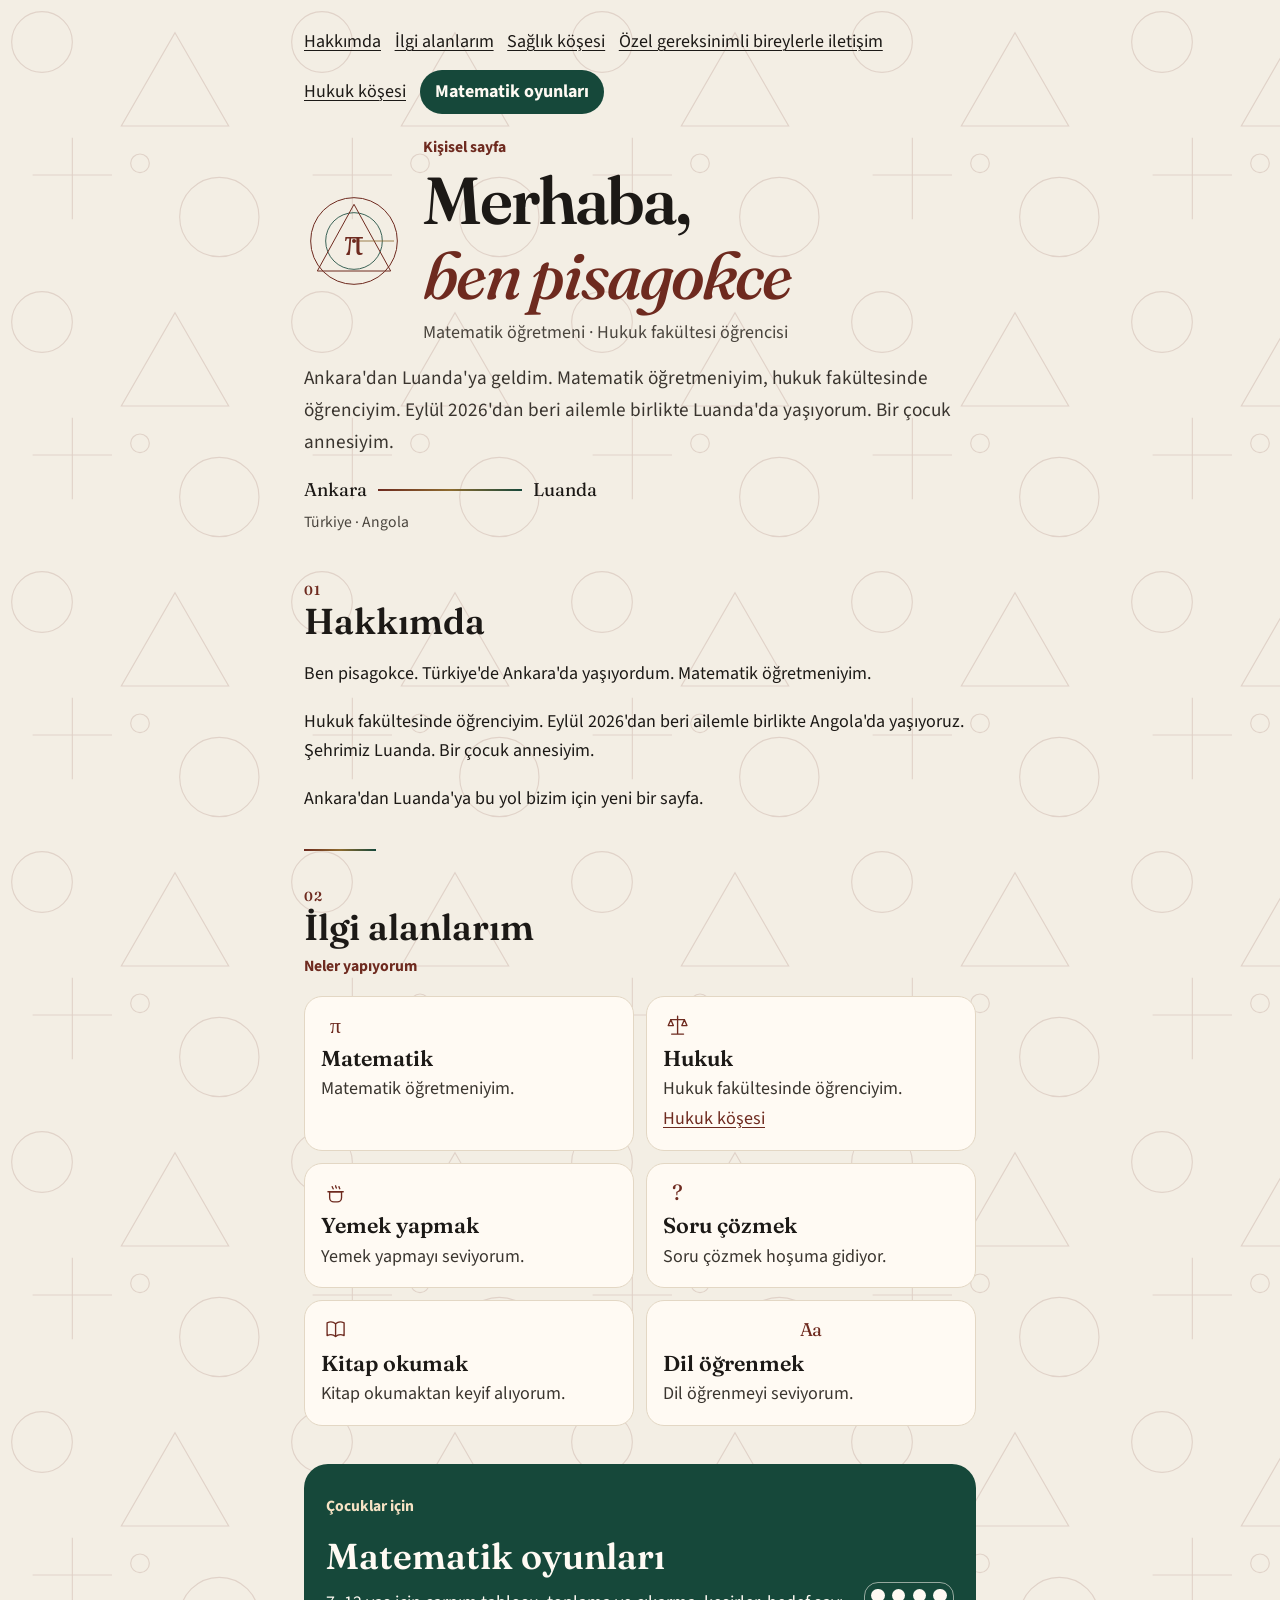
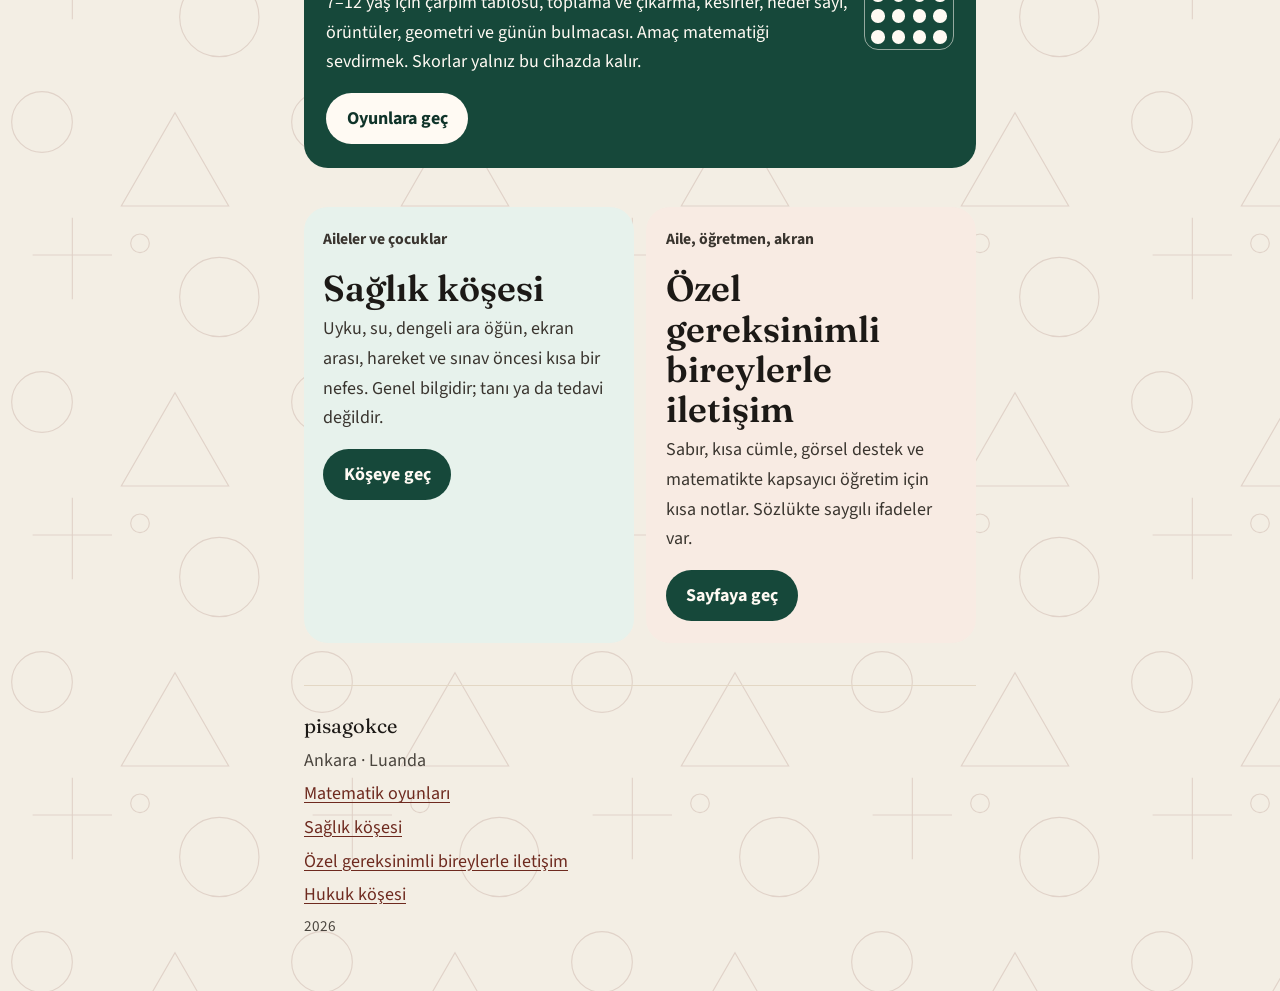
<file: index.html>
<!DOCTYPE html>
<html lang="tr">
<head>
  <meta charset="utf-8">
  <meta name="viewport" content="width=device-width, initial-scale=1">
  <meta name="description" content="pisagokce'nin kişisel sayfası. Ankara'dan Luanda'ya. Matematik öğretmeni, hukuk fakültesi öğrencisi.">
  <meta name="theme-color" content="#f3eee4">
  <meta name="color-scheme" content="light">
  <title>pisagokce</title>
  <link rel="icon" href="favicon.svg" type="image/svg+xml">
  <link rel="preconnect" href="https://fonts.googleapis.com">
  <link rel="preconnect" href="https://fonts.gstatic.com" crossorigin>
  <link href="https://fonts.googleapis.com/css2?family=Fraunces:ital,opsz,wght@0,9..144,600;1,9..144,500&family=Source+Sans+3:ital,wght@0,400;0,600;0,700;1,400&display=swap" rel="stylesheet">
  <link rel="stylesheet" href="styles.css">
</head>
<body>
  <a class="skip" href="#icerik">İçeriğe geç</a>
  <div class="wrap">
    <header class="hero">
      <nav class="nav" aria-label="Gezinti">
        <a href="#hakkimda">Hakkımda</a>
        <a href="#ilgi">İlgi alanlarım</a>
        <a href="saglik/index.html">Sağlık köşesi</a>
        <a href="iletisim.html">Özel gereksinimli bireylerle iletişim</a>
        <a href="hukuk/index.html">Hukuk köşesi</a>
        <a class="nav-cta" href="oyunlar/index.html">Matematik oyunları</a>
      </nav>

      <div class="hero-top">
        <!--
          Fotoğraf eklemek istersen:
          1. Fotoğraf dosyasını bu klasöre koy. Adı, örneğin, fotograf.jpg olsun.
          2. Alttaki <div class="seal">...</div> bloğunun tamamını sil.
          3. Yerine şunu yapıştır:
             <img class="portre" src="fotograf.jpg" alt="pisagokce">
          Bu not sitede görünmez.
        -->
        <div class="seal" aria-hidden="true">
          <svg viewBox="0 0 120 120" focusable="false">
            <circle cx="60" cy="60" r="52" fill="none" stroke="currentColor" stroke-width="1.2"/>
            <circle cx="60" cy="60" r="34" fill="none" stroke="#16483a" stroke-width="1"/>
            <path d="M60 16 L104 96 H16 Z" fill="none" stroke="currentColor" stroke-width="1.2"/>
            <path d="M60 60 H108" stroke="#8d6b2f" stroke-width="1"/>
            <circle cx="60" cy="60" r="2.4" fill="currentColor"/>
          </svg>
          <span class="seal-letter">π</span>
        </div>

        <div class="hero-copy">
          <p class="kicker">Kişisel sayfa</p>
          <h1>Merhaba, <em>ben pisagokce</em></h1>
          <p class="roles">Matematik öğretmeni · Hukuk fakültesi öğrencisi</p>
        </div>
      </div>

      <p class="lead">Ankara'dan Luanda'ya geldim. Matematik öğretmeniyim, hukuk fakültesinde öğrenciyim. Eylül 2026'dan beri ailemle birlikte Luanda'da yaşıyorum. Bir çocuk annesiyim.</p>

      <div class="yol">
        <span>Ankara</span>
        <span class="yol-cizgi" aria-hidden="true"></span>
        <span>Luanda</span>
      </div>
      <p class="yol-alt">Türkiye · Angola</p>
    </header>

    <main id="icerik">
      <section id="hakkimda" aria-labelledby="hakkimda-baslik">
        <h2 id="hakkimda-baslik"><span class="idx" aria-hidden="true">01</span>Hakkımda</h2>
        <p>Ben pisagokce. Türkiye'de Ankara'da yaşıyordum. Matematik öğretmeniyim.</p>
        <p>Hukuk fakültesinde öğrenciyim. Eylül 2026'dan beri ailemle birlikte Angola'da yaşıyoruz. Şehrimiz Luanda. Bir çocuk annesiyim.</p>
        <p>Ankara'dan Luanda'ya bu yol bizim için yeni bir sayfa.</p>
      </section>

      <hr class="soft">

      <section id="ilgi" aria-labelledby="ilgi-baslik">
        <h2 id="ilgi-baslik"><span class="idx" aria-hidden="true">02</span>İlgi alanlarım</h2>
        <p class="section-kicker">Neler yapıyorum</p>
        <ul class="ilgi-grid">
          <li>
            <span class="mark" aria-hidden="true">π</span>
            <h3>Matematik</h3>
            <p>Matematik öğretmeniyim.</p>
          </li>
          <li>
            <span class="mark" aria-hidden="true">
              <svg viewBox="0 0 32 32" focusable="false">
                <path d="M16 5v21M9 26h14M8 9h16" fill="none" stroke="currentColor" stroke-width="1.6" stroke-linecap="round"/>
                <path d="M8 9 5 16h6L8 9zM24 9l-3 7h6L24 9z" fill="none" stroke="currentColor" stroke-width="1.6" stroke-linejoin="round"/>
              </svg>
            </span>
            <h3>Hukuk</h3>
            <p>Hukuk fakültesinde öğrenciyim.</p>
            <p><a href="hukuk/index.html">Hukuk köşesi</a></p>
          </li>
          <li>
            <span class="mark" aria-hidden="true">
              <svg viewBox="0 0 32 32" focusable="false">
                <path d="M9 15h14v7a5 5 0 0 1-5 5h-4a5 5 0 0 1-5-5v-7z" fill="none" stroke="currentColor" stroke-width="1.6"/>
                <path d="M7 15h18M12 9c.4 1.6 1.2 2.4 1.2 2.4M16 8c.4 1.8 1 2.6 1 2.6M20 9c.3 1.6.9 2.4.9 2.4" fill="none" stroke="currentColor" stroke-width="1.6" stroke-linecap="round"/>
              </svg>
            </span>
            <h3>Yemek yapmak</h3>
            <p>Yemek yapmayı seviyorum.</p>
          </li>
          <li>
            <span class="mark" aria-hidden="true">?</span>
            <h3>Soru çözmek</h3>
            <p>Soru çözmek hoşuma gidiyor.</p>
          </li>
          <li>
            <span class="mark" aria-hidden="true">
              <svg viewBox="0 0 32 32" focusable="false">
                <path d="M6 8c3.5-1.6 7-1.6 10 1.2C19 6.4 22.5 6.4 26 8v15c-3.5-1.6-7-1.6-10 1.2-3-2.8-6.5-2.8-10-1.2V8z" fill="none" stroke="currentColor" stroke-width="1.6" stroke-linejoin="round"/>
                <path d="M16 9.2v15" fill="none" stroke="currentColor" stroke-width="1.6"/>
              </svg>
            </span>
            <h3>Kitap okumak</h3>
            <p>Kitap okumaktan keyif alıyorum.</p>
          </li>
          <li>
            <span class="mark mark-letters" aria-hidden="true">Aa</span>
            <h3>Dil öğrenmek</h3>
            <p>Dil öğrenmeyi seviyorum.</p>
          </li>
        </ul>
      </section>

      <section class="play" aria-labelledby="oyun-baslik">
        <div class="play-copy">
          <p class="kicker">Çocuklar için</p>
          <h2 id="oyun-baslik">Matematik oyunları</h2>
          <p>7–12 yaş için çarpım tablosu, toplama ve çıkarma, kesirler, hedef sayı, örüntüler, geometri ve günün bulmacası. Amaç matematiği sevdirmek. Skorlar yalnız bu cihazda kalır.</p>
          <a class="btn" href="oyunlar/index.html">Oyunlara geç</a>
        </div>
        <div class="play-dots" aria-hidden="true">
          <span></span><span></span><span></span><span></span>
          <span></span><span></span><span></span><span></span>
          <span></span><span></span><span></span><span></span>
        </div>
      </section>

      <section class="kapi-grid" aria-label="Köşeler">
        <article class="kapi">
          <p class="kicker">Aileler ve çocuklar</p>
          <h2>Sağlık köşesi</h2>
          <p>Uyku, su, dengeli ara öğün, ekran arası, hareket ve sınav öncesi kısa bir nefes. Genel bilgidir; tanı ya da tedavi değildir.</p>
          <a class="btn" href="saglik/index.html">Köşeye geç</a>
        </article>
        <article class="kapi kapi-iletisim">
          <p class="kicker">Aile, öğretmen, akran</p>
          <h2>Özel gereksinimli bireylerle iletişim</h2>
          <p>Sabır, kısa cümle, görsel destek ve matematikte kapsayıcı öğretim için kısa notlar. Sözlükte saygılı ifadeler var.</p>
          <a class="btn" href="iletisim.html">Sayfaya geç</a>
        </article>
      </section>
    </main>

    <footer>
      <!--
        İletişim yazmak istersen bu notu sil ve altına kısa bir satır ekle.
        Örnek:
        <p>İletişim: istediğin kısa not</p>
        E-posta, telefon veya adres yazmak zorunda değilsin.
        Yazarsan sayfa herkese açık olur; bunu unutma.
      -->
      <p class="footer-name">pisagokce</p>
      <p>Ankara · Luanda</p>
      <p><a href="oyunlar/index.html">Matematik oyunları</a></p>
      <p><a href="saglik/index.html">Sağlık köşesi</a></p>
      <p><a href="iletisim.html">Özel gereksinimli bireylerle iletişim</a></p>
      <p><a href="hukuk/index.html">Hukuk köşesi</a></p>
      <p class="fine">2026</p>
    </footer>
  </div>
</body>
</html>
</file>
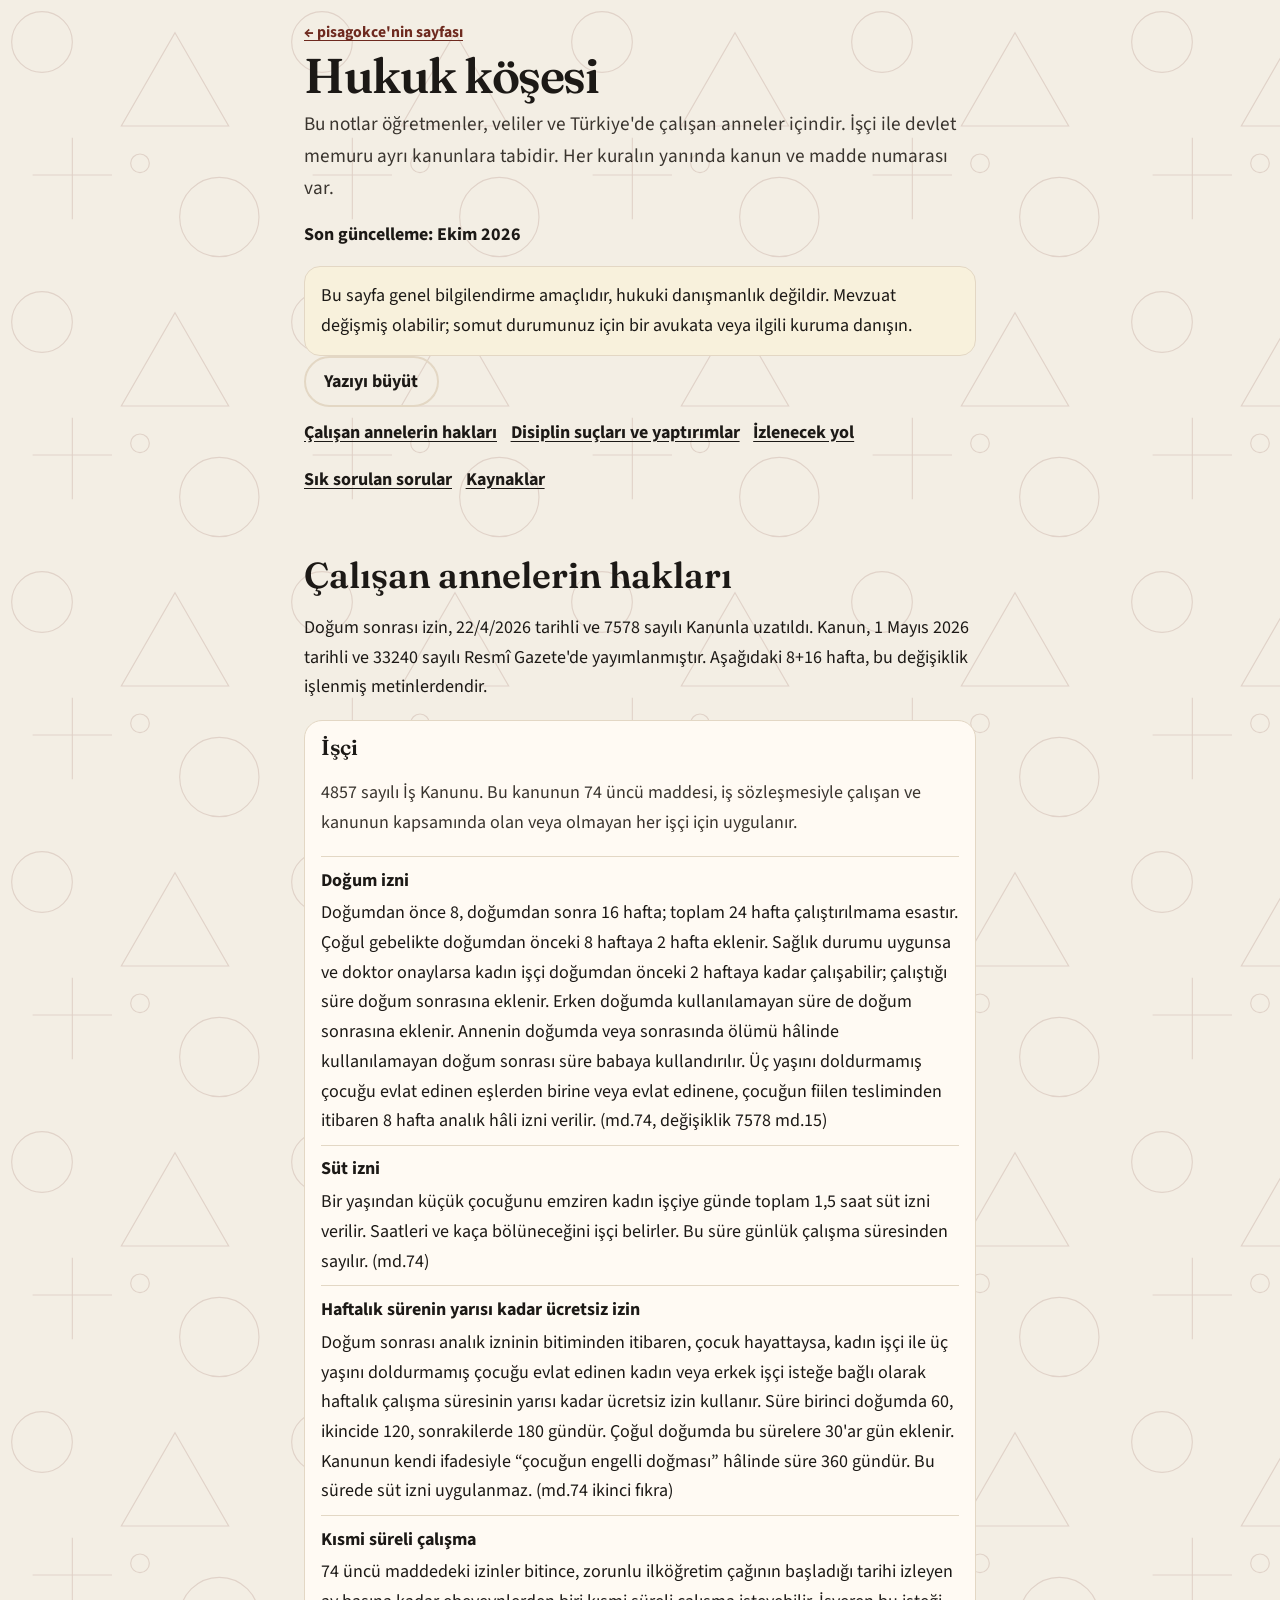
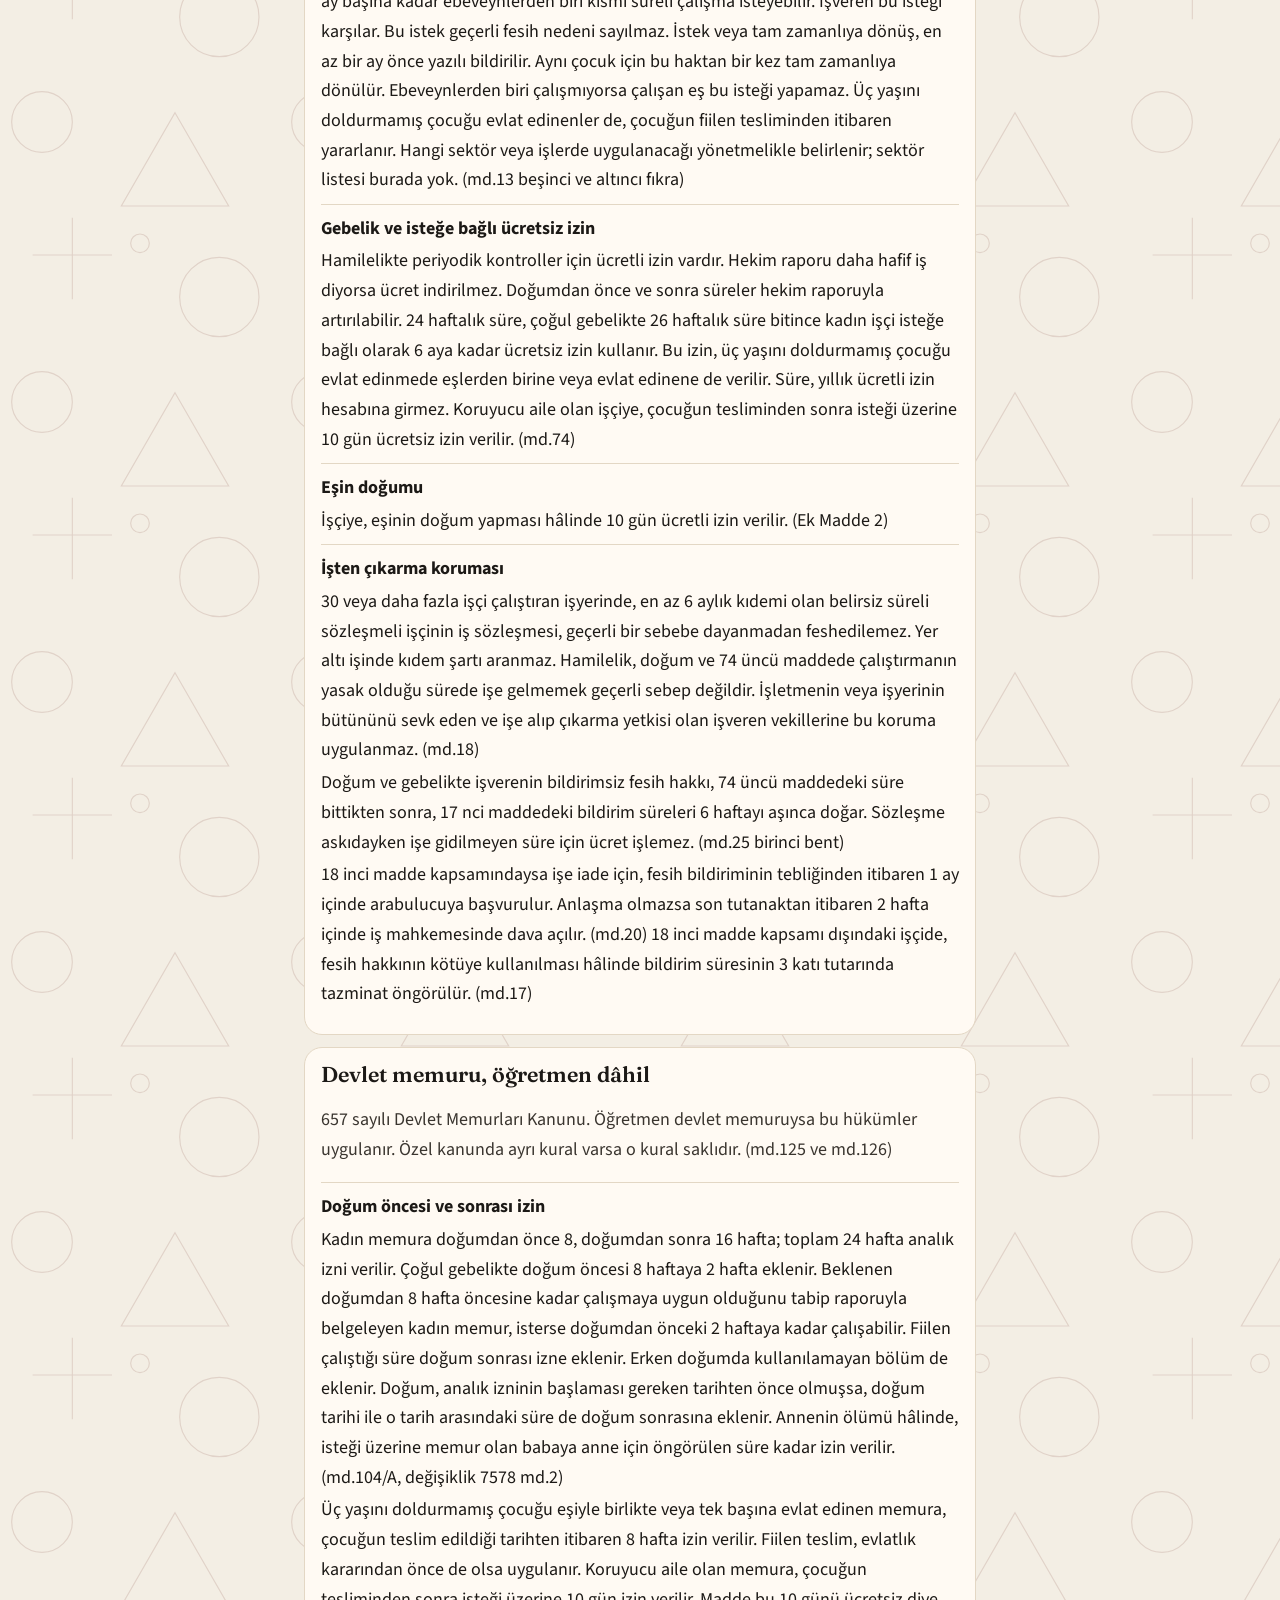
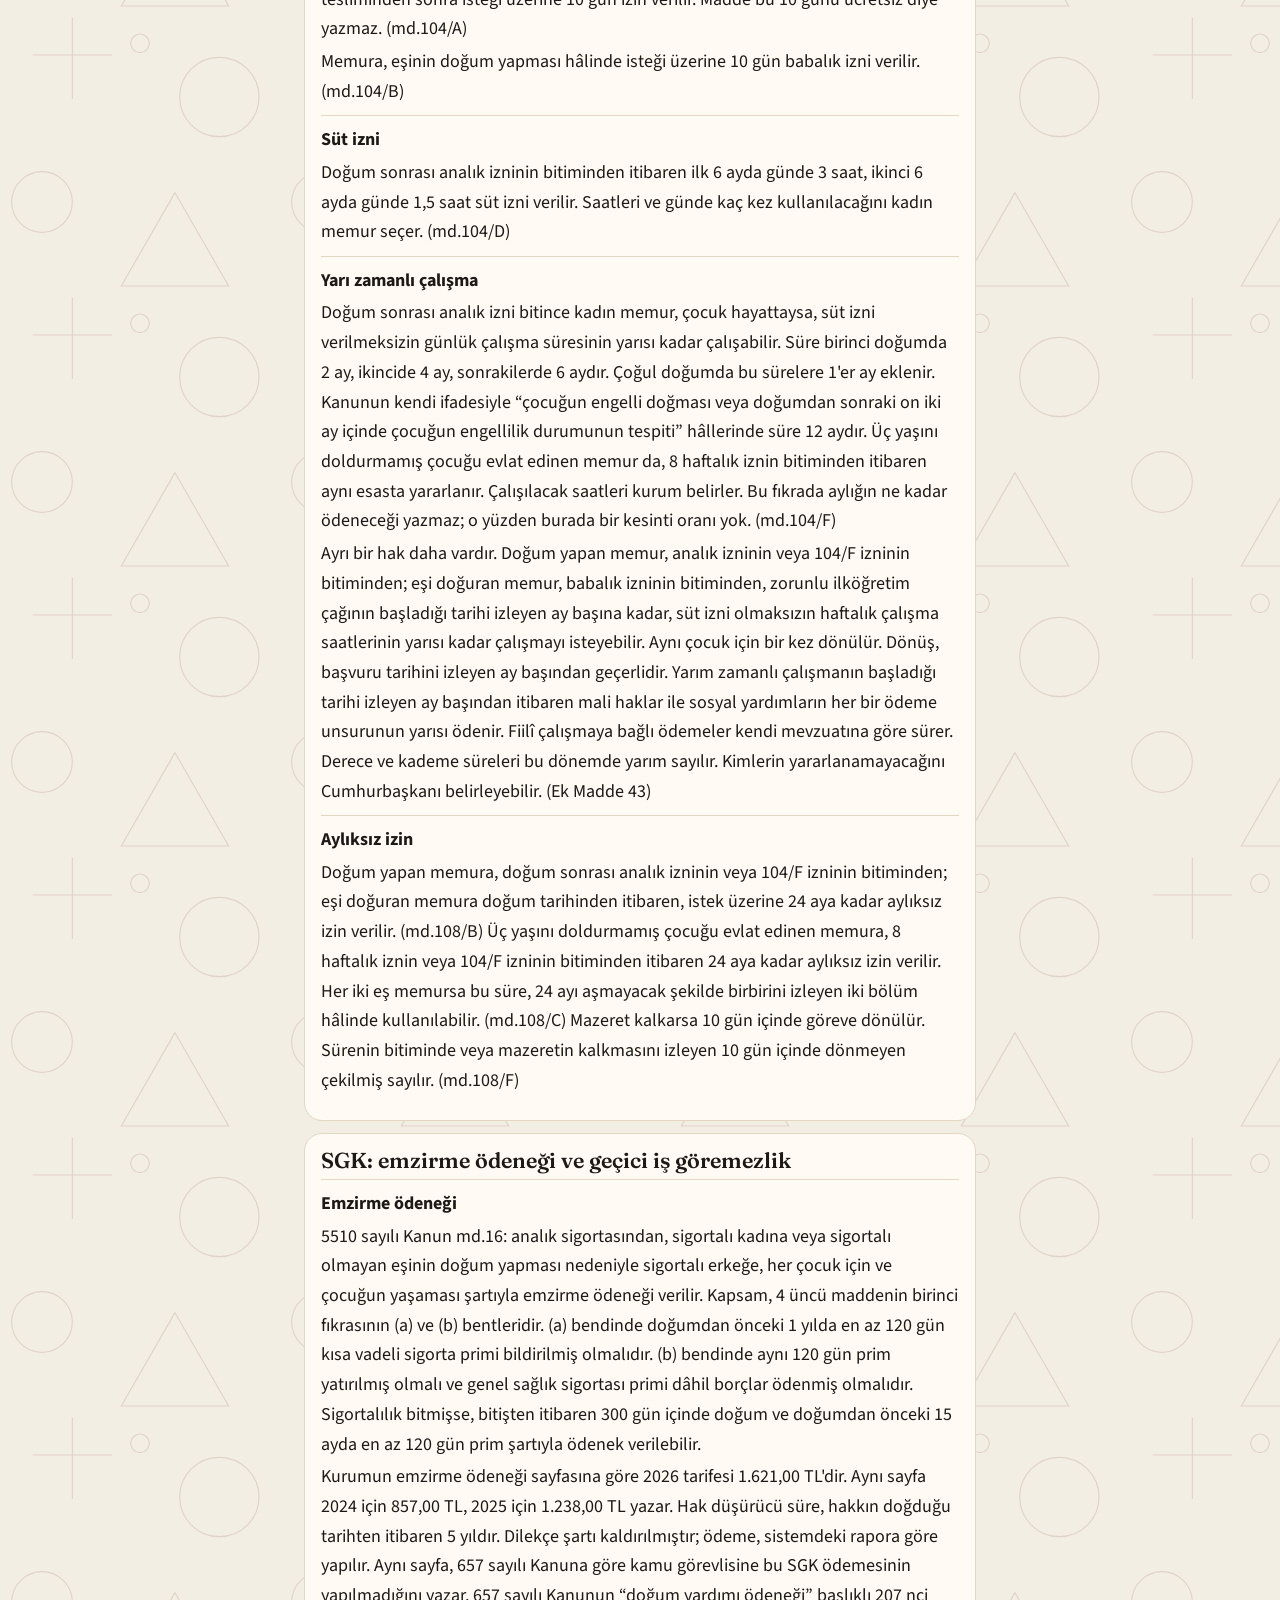
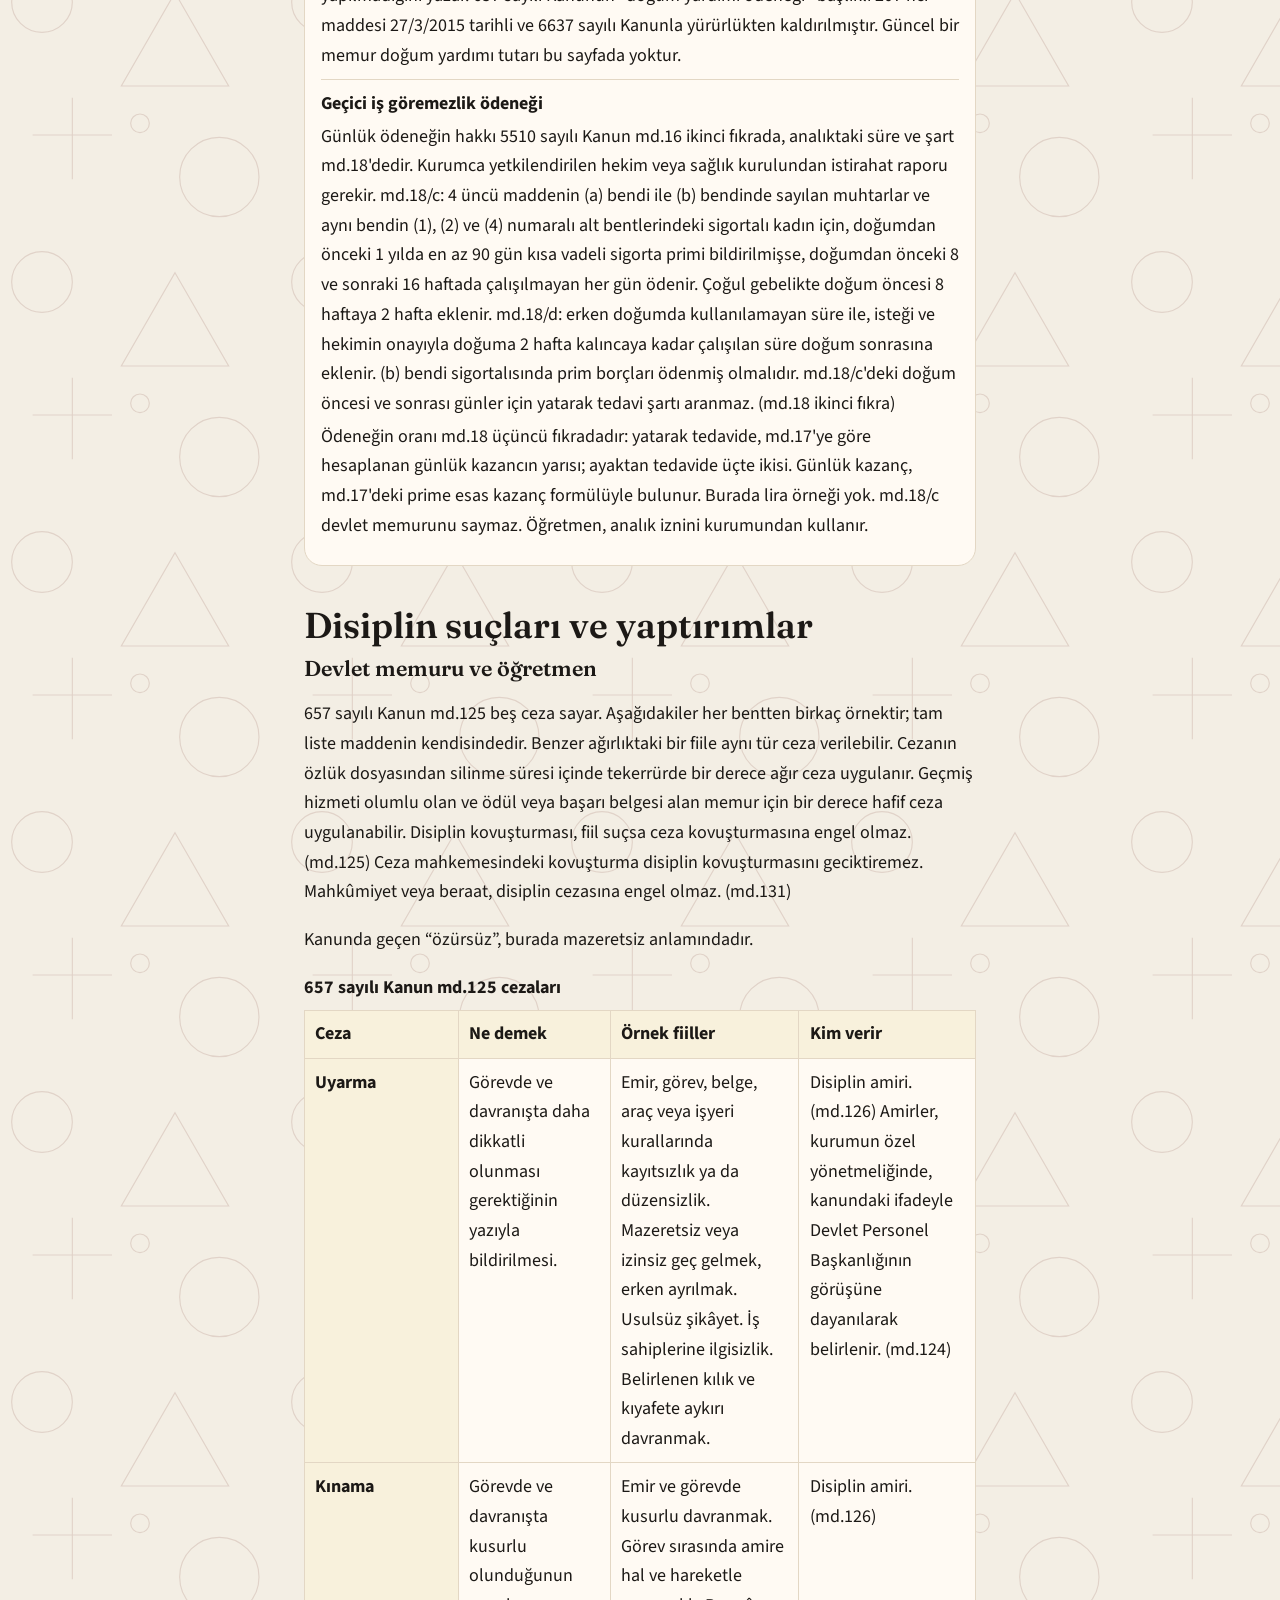
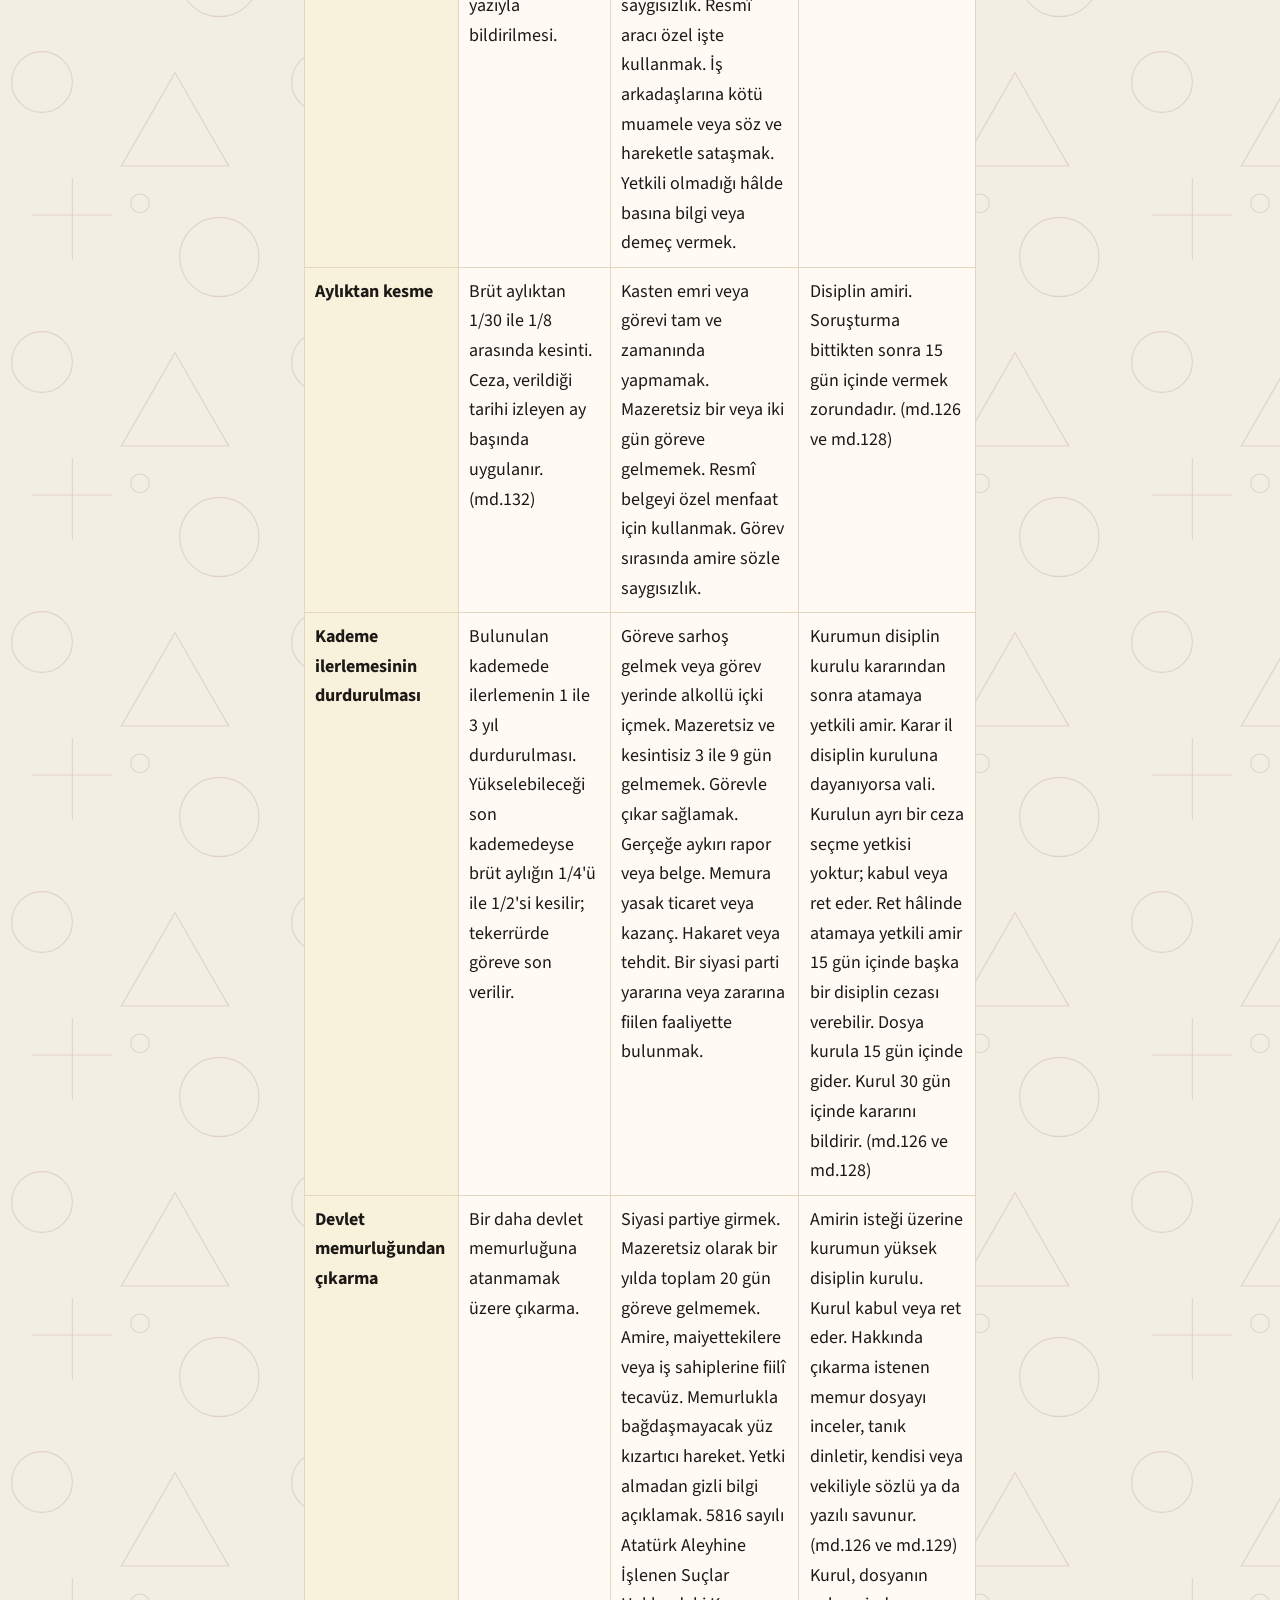
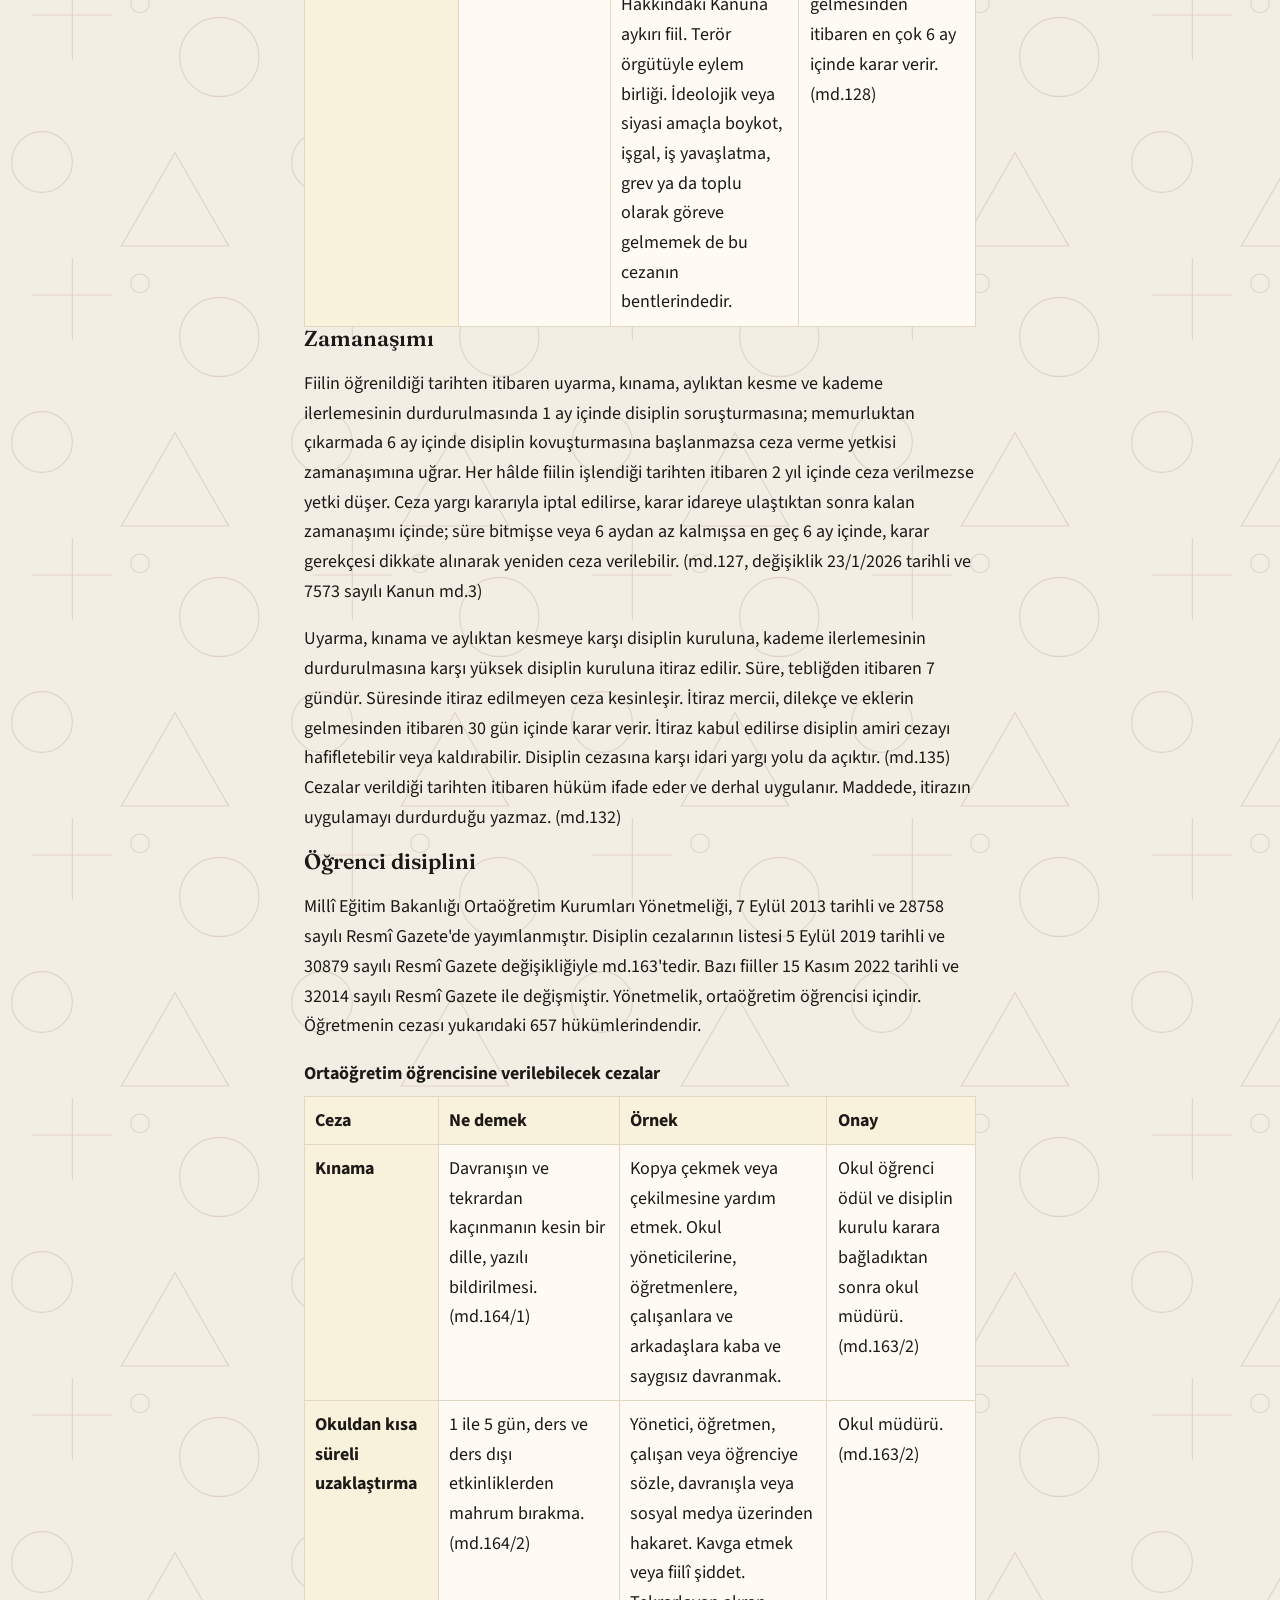
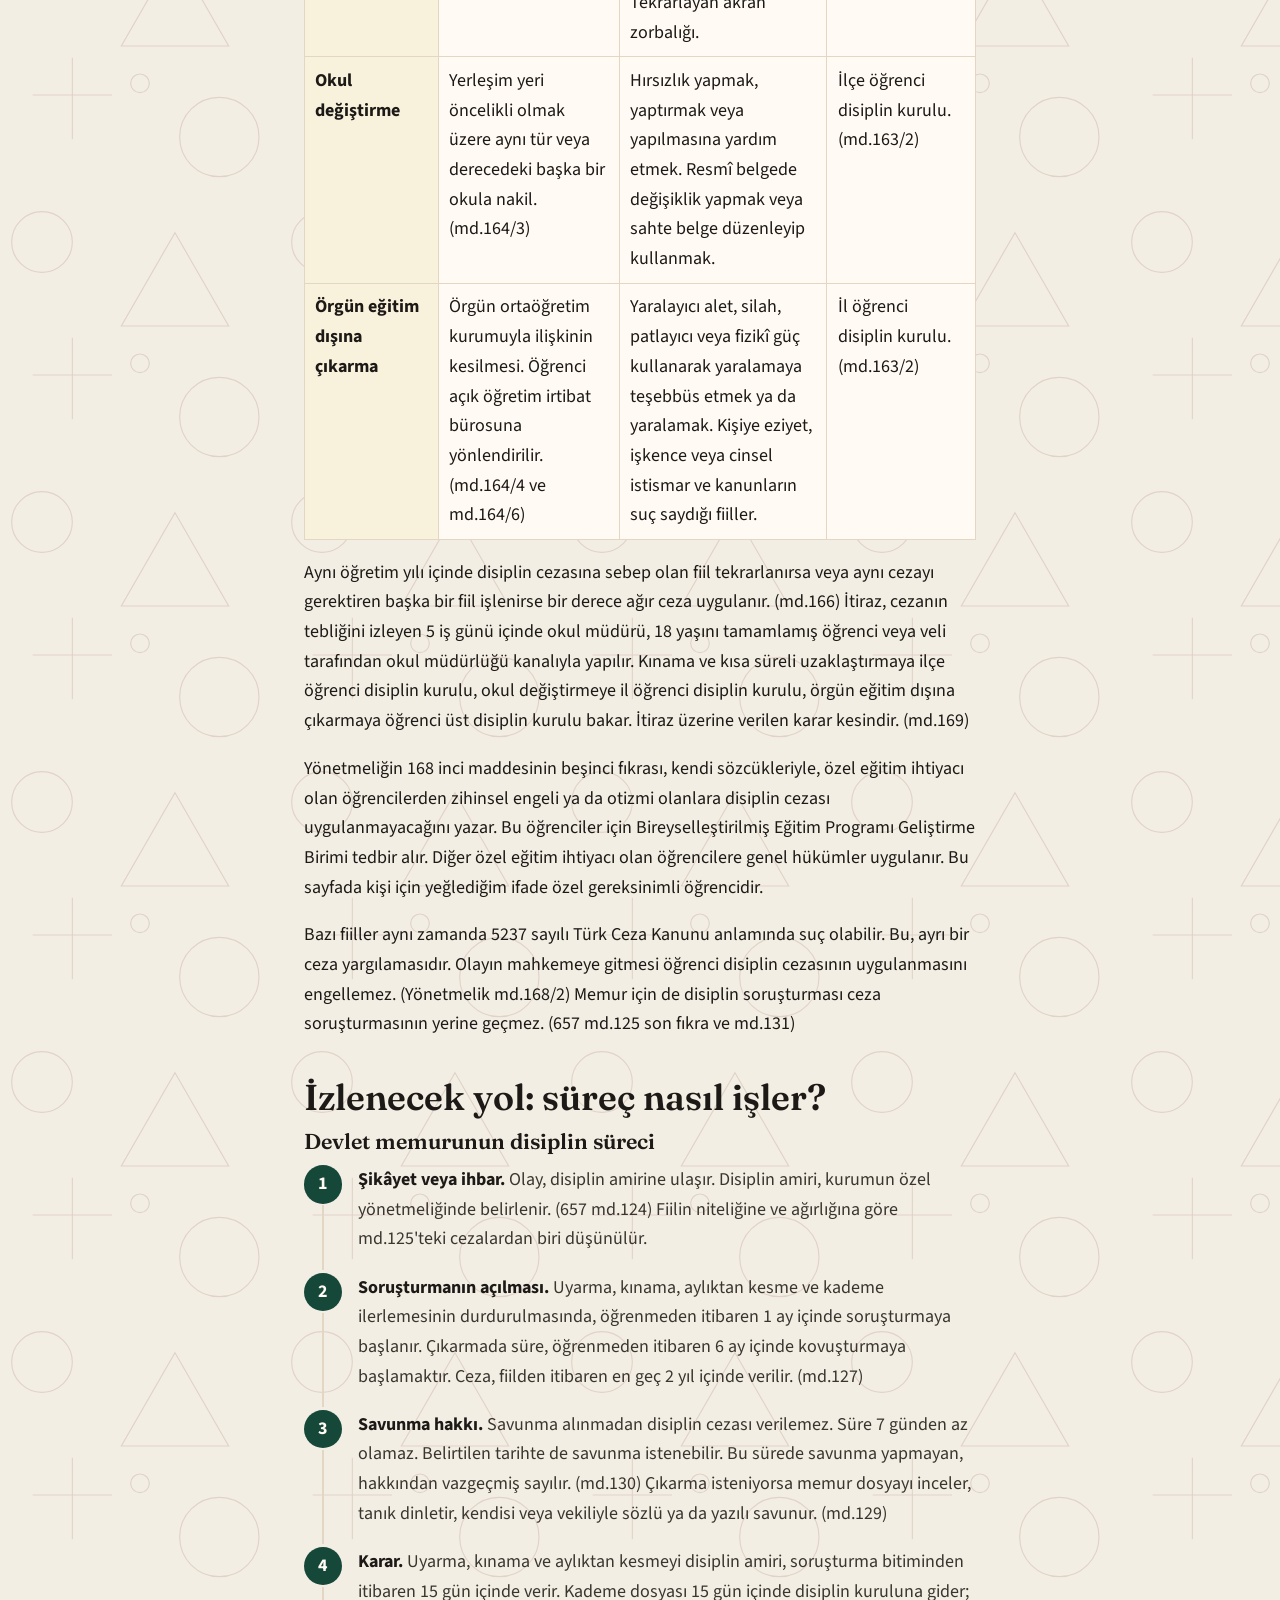
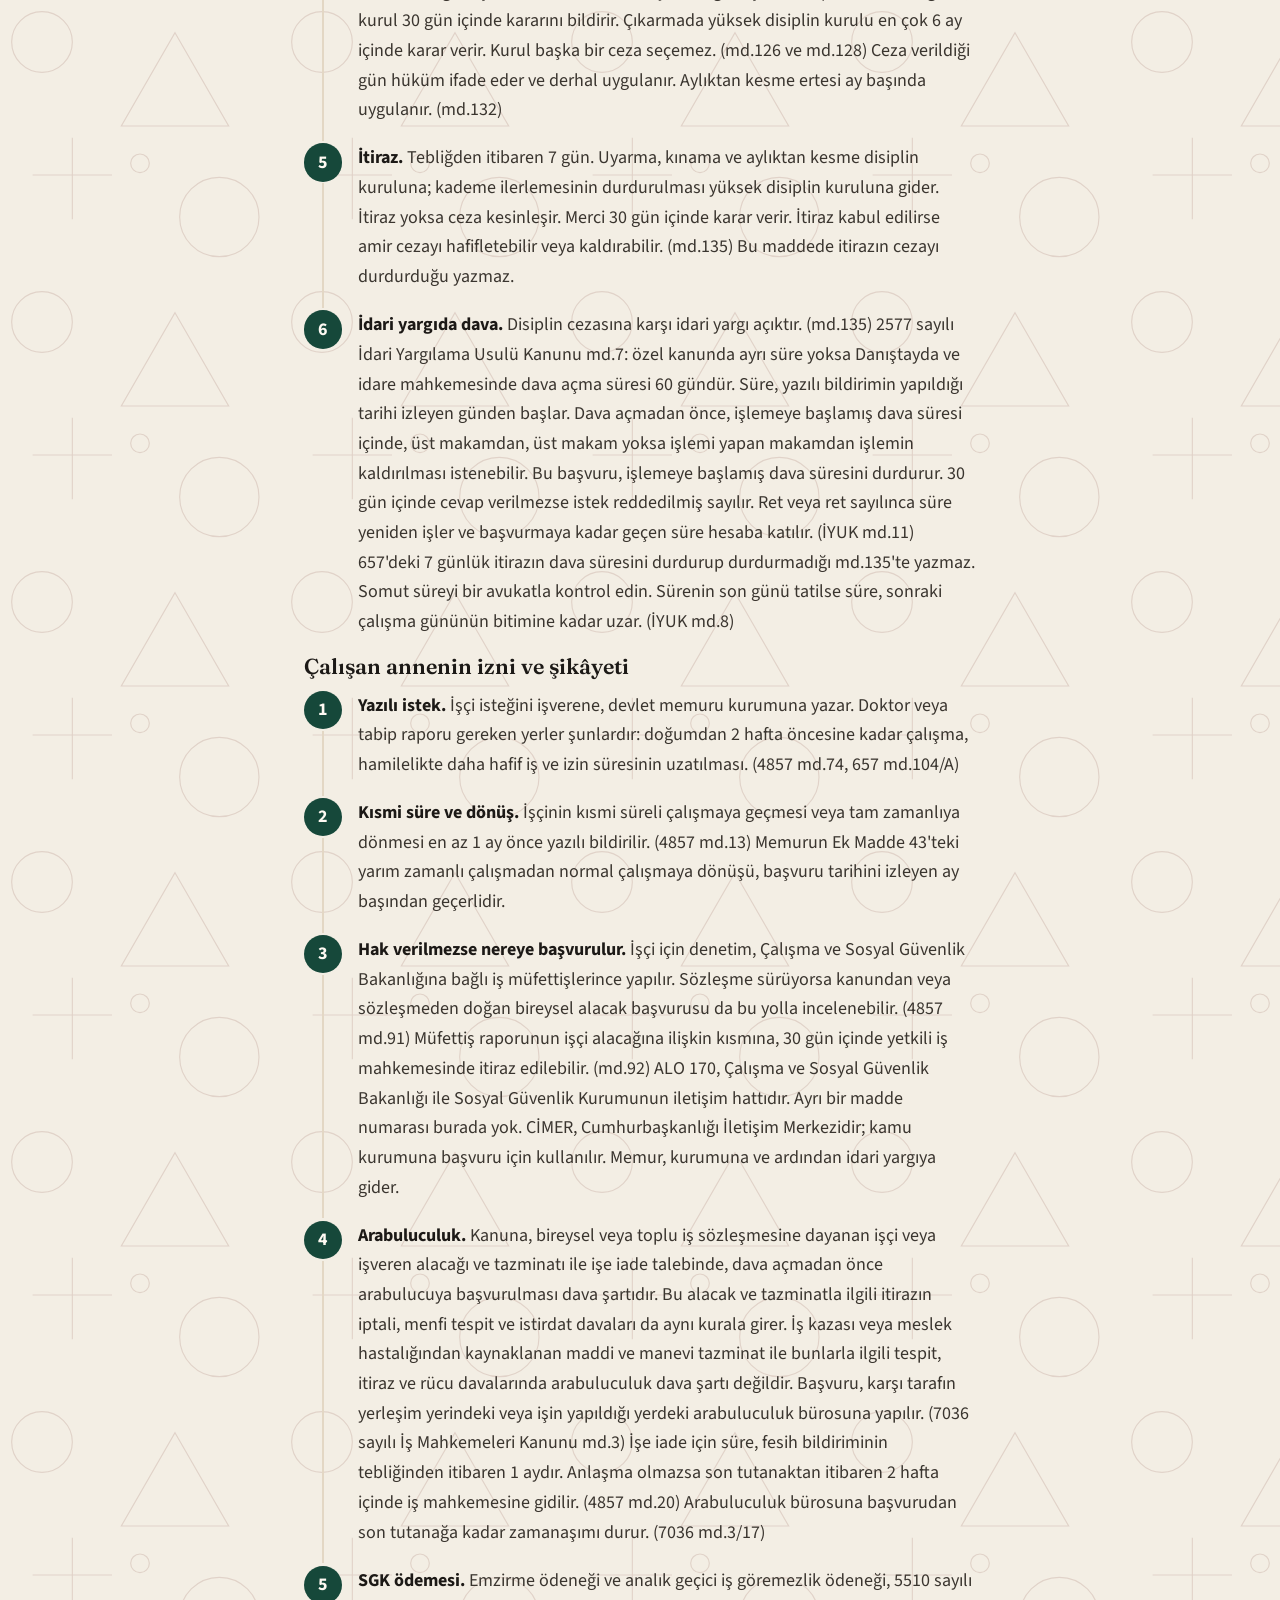
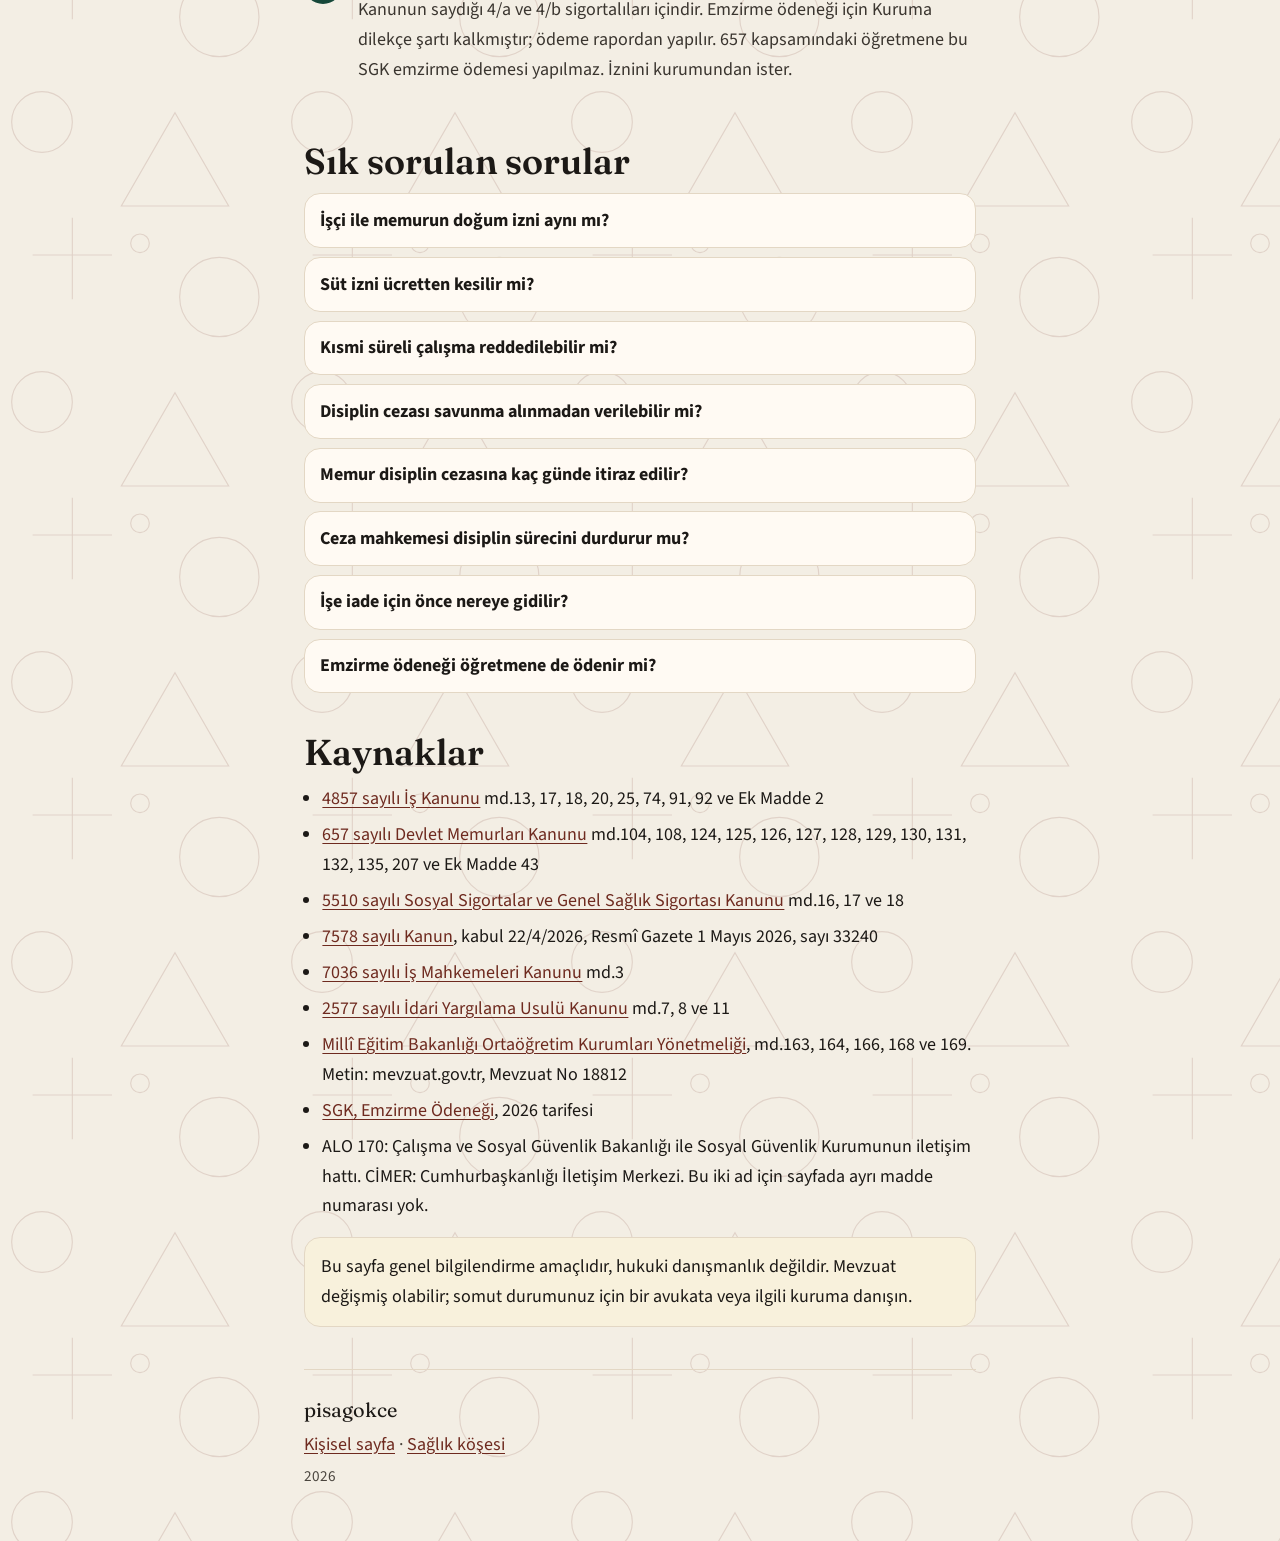
<file: hukuk/index.html>
<!DOCTYPE html>
<html lang="tr">
<head>
  <meta charset="utf-8">
  <meta name="viewport" content="width=device-width, initial-scale=1">
  <meta name="description" content="Öğretmenler, veliler ve çalışan anneler için Türk hukukundan kısa notlar: doğum izni, disiplin cezaları ve izlenecek yol.">
  <meta name="theme-color" content="#f3eee4">
  <meta name="color-scheme" content="light">
  <title>Hukuk köşesi · pisagokce</title>
  <link rel="icon" href="../favicon.svg" type="image/svg+xml">
  <link rel="preconnect" href="https://fonts.googleapis.com">
  <link rel="preconnect" href="https://fonts.gstatic.com" crossorigin>
  <link href="https://fonts.googleapis.com/css2?family=Fraunces:ital,opsz,wght@0,9..144,600;1,9..144,500&family=Source+Sans+3:ital,wght@0,400;0,600;0,700;1,400&display=swap" rel="stylesheet">
  <link rel="stylesheet" href="../styles.css">
</head>
<body>
  <a class="skip" href="#icerik">İçeriğe geç</a>
  <div class="wrap sayfa">
    <header class="hero">
      <p class="kicker"><a href="../index.html">← pisagokce'nin sayfası</a></p>
      <h1>Hukuk köşesi</h1>
      <p class="lead">Bu notlar öğretmenler, veliler ve Türkiye'de çalışan anneler içindir. İşçi ile devlet memuru ayrı kanunlara tabidir. Her kuralın yanında kanun ve madde numarası var.</p>
      <p class="guncel">Son güncelleme: Ekim 2026</p>
      <p class="uyari" role="note">Bu sayfa genel bilgilendirme amaçlıdır, hukuki danışmanlık değildir. Mevzuat değişmiş olabilir; somut durumunuz için bir avukata veya ilgili kuruma danışın.</p>
      <button type="button" class="btn btn-ghost" id="yazi-boyu" aria-pressed="false">Yazıyı büyüt</button>
      <nav class="alt-nav" aria-label="Bu sayfada">
        <a href="#anneler">Çalışan annelerin hakları</a>
        <a href="#disiplin">Disiplin suçları ve yaptırımlar</a>
        <a href="#yol">İzlenecek yol</a>
        <a href="#sss">Sık sorulan sorular</a>
        <a href="#kaynaklar">Kaynaklar</a>
      </nav>
    </header>

    <main id="icerik">
      <section id="anneler" aria-labelledby="anneler-baslik">
        <h2 id="anneler-baslik">Çalışan annelerin hakları</h2>
        <p>Doğum sonrası izin, 22/4/2026 tarihli ve 7578 sayılı Kanunla uzatıldı. Kanun, 1 Mayıs 2026 tarihli ve 33240 sayılı Resmî Gazete'de yayımlanmıştır. Aşağıdaki 8+16 hafta, bu değişiklik işlenmiş metinlerdendir.</p>

        <ul class="konu-grid">
          <li class="konu konu-genis">
            <h3>İşçi</h3>
            <p>4857 sayılı İş Kanunu. Bu kanunun 74 üncü maddesi, iş sözleşmesiyle çalışan ve kanunun kapsamında olan veya olmayan her işçi için uygulanır.</p>
            <dl class="hak">
              <div>
                <dt>Doğum izni</dt>
                <dd>Doğumdan önce 8, doğumdan sonra 16 hafta; toplam 24 hafta çalıştırılmama esastır. Çoğul gebelikte doğumdan önceki 8 haftaya 2 hafta eklenir. Sağlık durumu uygunsa ve doktor onaylarsa kadın işçi doğumdan önceki 2 haftaya kadar çalışabilir; çalıştığı süre doğum sonrasına eklenir. Erken doğumda kullanılamayan süre de doğum sonrasına eklenir. Annenin doğumda veya sonrasında ölümü hâlinde kullanılamayan doğum sonrası süre babaya kullandırılır. Üç yaşını doldurmamış çocuğu evlat edinen eşlerden birine veya evlat edinene, çocuğun fiilen tesliminden itibaren 8 hafta analık hâli izni verilir. (md.74, değişiklik 7578 md.15)</dd>
              </div>
              <div>
                <dt>Süt izni</dt>
                <dd>Bir yaşından küçük çocuğunu emziren kadın işçiye günde toplam 1,5 saat süt izni verilir. Saatleri ve kaça bölüneceğini işçi belirler. Bu süre günlük çalışma süresinden sayılır. (md.74)</dd>
              </div>
              <div>
                <dt>Haftalık sürenin yarısı kadar ücretsiz izin</dt>
                <dd>Doğum sonrası analık izninin bitiminden itibaren, çocuk hayattaysa, kadın işçi ile üç yaşını doldurmamış çocuğu evlat edinen kadın veya erkek işçi isteğe bağlı olarak haftalık çalışma süresinin yarısı kadar ücretsiz izin kullanır. Süre birinci doğumda 60, ikincide 120, sonrakilerde 180 gündür. Çoğul doğumda bu sürelere 30'ar gün eklenir. Kanunun kendi ifadesiyle “çocuğun engelli doğması” hâlinde süre 360 gündür. Bu sürede süt izni uygulanmaz. (md.74 ikinci fıkra)</dd>
              </div>
              <div>
                <dt>Kısmi süreli çalışma</dt>
                <dd>74 üncü maddedeki izinler bitince, zorunlu ilköğretim çağının başladığı tarihi izleyen ay başına kadar ebeveynlerden biri kısmi süreli çalışma isteyebilir. İşveren bu isteği karşılar. Bu istek geçerli fesih nedeni sayılmaz. İstek veya tam zamanlıya dönüş, en az bir ay önce yazılı bildirilir. Aynı çocuk için bu haktan bir kez tam zamanlıya dönülür. Ebeveynlerden biri çalışmıyorsa çalışan eş bu isteği yapamaz. Üç yaşını doldurmamış çocuğu evlat edinenler de, çocuğun fiilen tesliminden itibaren yararlanır. Hangi sektör veya işlerde uygulanacağı yönetmelikle belirlenir; sektör listesi burada yok. (md.13 beşinci ve altıncı fıkra)</dd>
              </div>
              <div>
                <dt>Gebelik ve isteğe bağlı ücretsiz izin</dt>
                <dd>Hamilelikte periyodik kontroller için ücretli izin vardır. Hekim raporu daha hafif iş diyorsa ücret indirilmez. Doğumdan önce ve sonra süreler hekim raporuyla artırılabilir. 24 haftalık süre, çoğul gebelikte 26 haftalık süre bitince kadın işçi isteğe bağlı olarak 6 aya kadar ücretsiz izin kullanır. Bu izin, üç yaşını doldurmamış çocuğu evlat edinmede eşlerden birine veya evlat edinene de verilir. Süre, yıllık ücretli izin hesabına girmez. Koruyucu aile olan işçiye, çocuğun tesliminden sonra isteği üzerine 10 gün ücretsiz izin verilir. (md.74)</dd>
              </div>
              <div>
                <dt>Eşin doğumu</dt>
                <dd>İşçiye, eşinin doğum yapması hâlinde 10 gün ücretli izin verilir. (Ek Madde 2)</dd>
              </div>
              <div>
                <dt>İşten çıkarma koruması</dt>
                <dd>30 veya daha fazla işçi çalıştıran işyerinde, en az 6 aylık kıdemi olan belirsiz süreli sözleşmeli işçinin iş sözleşmesi, geçerli bir sebebe dayanmadan feshedilemez. Yer altı işinde kıdem şartı aranmaz. Hamilelik, doğum ve 74 üncü maddede çalıştırmanın yasak olduğu sürede işe gelmemek geçerli sebep değildir. İşletmenin veya işyerinin bütününü sevk eden ve işe alıp çıkarma yetkisi olan işveren vekillerine bu koruma uygulanmaz. (md.18)</dd>
                <dd>Doğum ve gebelikte işverenin bildirimsiz fesih hakkı, 74 üncü maddedeki süre bittikten sonra, 17 nci maddedeki bildirim süreleri 6 haftayı aşınca doğar. Sözleşme askıdayken işe gidilmeyen süre için ücret işlemez. (md.25 birinci bent)</dd>
                <dd>18 inci madde kapsamındaysa işe iade için, fesih bildiriminin tebliğinden itibaren 1 ay içinde arabulucuya başvurulur. Anlaşma olmazsa son tutanaktan itibaren 2 hafta içinde iş mahkemesinde dava açılır. (md.20) 18 inci madde kapsamı dışındaki işçide, fesih hakkının kötüye kullanılması hâlinde bildirim süresinin 3 katı tutarında tazminat öngörülür. (md.17)</dd>
              </div>
            </dl>
          </li>

          <li class="konu konu-genis">
            <h3>Devlet memuru, öğretmen dâhil</h3>
            <p>657 sayılı Devlet Memurları Kanunu. Öğretmen devlet memuruysa bu hükümler uygulanır. Özel kanunda ayrı kural varsa o kural saklıdır. (md.125 ve md.126)</p>
            <dl class="hak">
              <div>
                <dt>Doğum öncesi ve sonrası izin</dt>
                <dd>Kadın memura doğumdan önce 8, doğumdan sonra 16 hafta; toplam 24 hafta analık izni verilir. Çoğul gebelikte doğum öncesi 8 haftaya 2 hafta eklenir. Beklenen doğumdan 8 hafta öncesine kadar çalışmaya uygun olduğunu tabip raporuyla belgeleyen kadın memur, isterse doğumdan önceki 2 haftaya kadar çalışabilir. Fiilen çalıştığı süre doğum sonrası izne eklenir. Erken doğumda kullanılamayan bölüm de eklenir. Doğum, analık izninin başlaması gereken tarihten önce olmuşsa, doğum tarihi ile o tarih arasındaki süre de doğum sonrasına eklenir. Annenin ölümü hâlinde, isteği üzerine memur olan babaya anne için öngörülen süre kadar izin verilir. (md.104/A, değişiklik 7578 md.2)</dd>
                <dd>Üç yaşını doldurmamış çocuğu eşiyle birlikte veya tek başına evlat edinen memura, çocuğun teslim edildiği tarihten itibaren 8 hafta izin verilir. Fiilen teslim, evlatlık kararından önce de olsa uygulanır. Koruyucu aile olan memura, çocuğun tesliminden sonra isteği üzerine 10 gün izin verilir. Madde bu 10 günü ücretsiz diye yazmaz. (md.104/A)</dd>
                <dd>Memura, eşinin doğum yapması hâlinde isteği üzerine 10 gün babalık izni verilir. (md.104/B)</dd>
              </div>
              <div>
                <dt>Süt izni</dt>
                <dd>Doğum sonrası analık izninin bitiminden itibaren ilk 6 ayda günde 3 saat, ikinci 6 ayda günde 1,5 saat süt izni verilir. Saatleri ve günde kaç kez kullanılacağını kadın memur seçer. (md.104/D)</dd>
              </div>
              <div>
                <dt>Yarı zamanlı çalışma</dt>
                <dd>Doğum sonrası analık izni bitince kadın memur, çocuk hayattaysa, süt izni verilmeksizin günlük çalışma süresinin yarısı kadar çalışabilir. Süre birinci doğumda 2 ay, ikincide 4 ay, sonrakilerde 6 aydır. Çoğul doğumda bu sürelere 1'er ay eklenir. Kanunun kendi ifadesiyle “çocuğun engelli doğması veya doğumdan sonraki on iki ay içinde çocuğun engellilik durumunun tespiti” hâllerinde süre 12 aydır. Üç yaşını doldurmamış çocuğu evlat edinen memur da, 8 haftalık iznin bitiminden itibaren aynı esasta yararlanır. Çalışılacak saatleri kurum belirler. Bu fıkrada aylığın ne kadar ödeneceği yazmaz; o yüzden burada bir kesinti oranı yok. (md.104/F)</dd>
                <dd>Ayrı bir hak daha vardır. Doğum yapan memur, analık izninin veya 104/F izninin bitiminden; eşi doğuran memur, babalık izninin bitiminden, zorunlu ilköğretim çağının başladığı tarihi izleyen ay başına kadar, süt izni olmaksızın haftalık çalışma saatlerinin yarısı kadar çalışmayı isteyebilir. Aynı çocuk için bir kez dönülür. Dönüş, başvuru tarihini izleyen ay başından geçerlidir. Yarım zamanlı çalışmanın başladığı tarihi izleyen ay başından itibaren mali haklar ile sosyal yardımların her bir ödeme unsurunun yarısı ödenir. Fiilî çalışmaya bağlı ödemeler kendi mevzuatına göre sürer. Derece ve kademe süreleri bu dönemde yarım sayılır. Kimlerin yararlanamayacağını Cumhurbaşkanı belirleyebilir. (Ek Madde 43)</dd>
              </div>
              <div>
                <dt>Aylıksız izin</dt>
                <dd>Doğum yapan memura, doğum sonrası analık izninin veya 104/F izninin bitiminden; eşi doğuran memura doğum tarihinden itibaren, istek üzerine 24 aya kadar aylıksız izin verilir. (md.108/B) Üç yaşını doldurmamış çocuğu evlat edinen memura, 8 haftalık iznin veya 104/F izninin bitiminden itibaren 24 aya kadar aylıksız izin verilir. Her iki eş memursa bu süre, 24 ayı aşmayacak şekilde birbirini izleyen iki bölüm hâlinde kullanılabilir. (md.108/C) Mazeret kalkarsa 10 gün içinde göreve dönülür. Sürenin bitiminde veya mazeretin kalkmasını izleyen 10 gün içinde dönmeyen çekilmiş sayılır. (md.108/F)</dd>
              </div>
            </dl>
          </li>

          <li class="konu konu-genis">
            <h3>SGK: emzirme ödeneği ve geçici iş göremezlik</h3>
            <dl class="hak">
              <div>
                <dt>Emzirme ödeneği</dt>
                <dd>5510 sayılı Kanun md.16: analık sigortasından, sigortalı kadına veya sigortalı olmayan eşinin doğum yapması nedeniyle sigortalı erkeğe, her çocuk için ve çocuğun yaşaması şartıyla emzirme ödeneği verilir. Kapsam, 4 üncü maddenin birinci fıkrasının (a) ve (b) bentleridir. (a) bendinde doğumdan önceki 1 yılda en az 120 gün kısa vadeli sigorta primi bildirilmiş olmalıdır. (b) bendinde aynı 120 gün prim yatırılmış olmalı ve genel sağlık sigortası primi dâhil borçlar ödenmiş olmalıdır. Sigortalılık bitmişse, bitişten itibaren 300 gün içinde doğum ve doğumdan önceki 15 ayda en az 120 gün prim şartıyla ödenek verilebilir.</dd>
                <dd>Kurumun emzirme ödeneği sayfasına göre 2026 tarifesi 1.621,00 TL'dir. Aynı sayfa 2024 için 857,00 TL, 2025 için 1.238,00 TL yazar. Hak düşürücü süre, hakkın doğduğu tarihten itibaren 5 yıldır. Dilekçe şartı kaldırılmıştır; ödeme, sistemdeki rapora göre yapılır. Aynı sayfa, 657 sayılı Kanuna göre kamu görevlisine bu SGK ödemesinin yapılmadığını yazar. 657 sayılı Kanunun “doğum yardımı ödeneği” başlıklı 207 nci maddesi 27/3/2015 tarihli ve 6637 sayılı Kanunla yürürlükten kaldırılmıştır. Güncel bir memur doğum yardımı tutarı bu sayfada yoktur.</dd>
              </div>
              <div>
                <dt>Geçici iş göremezlik ödeneği</dt>
                <dd>Günlük ödeneğin hakkı 5510 sayılı Kanun md.16 ikinci fıkrada, analıktaki süre ve şart md.18'dedir. Kurumca yetkilendirilen hekim veya sağlık kurulundan istirahat raporu gerekir. md.18/c: 4 üncü maddenin (a) bendi ile (b) bendinde sayılan muhtarlar ve aynı bendin (1), (2) ve (4) numaralı alt bentlerindeki sigortalı kadın için, doğumdan önceki 1 yılda en az 90 gün kısa vadeli sigorta primi bildirilmişse, doğumdan önceki 8 ve sonraki 16 haftada çalışılmayan her gün ödenir. Çoğul gebelikte doğum öncesi 8 haftaya 2 hafta eklenir. md.18/d: erken doğumda kullanılamayan süre ile, isteği ve hekimin onayıyla doğuma 2 hafta kalıncaya kadar çalışılan süre doğum sonrasına eklenir. (b) bendi sigortalısında prim borçları ödenmiş olmalıdır. md.18/c'deki doğum öncesi ve sonrası günler için yatarak tedavi şartı aranmaz. (md.18 ikinci fıkra)</dd>
                <dd>Ödeneğin oranı md.18 üçüncü fıkradadır: yatarak tedavide, md.17'ye göre hesaplanan günlük kazancın yarısı; ayaktan tedavide üçte ikisi. Günlük kazanç, md.17'deki prime esas kazanç formülüyle bulunur. Burada lira örneği yok. md.18/c devlet memurunu saymaz. Öğretmen, analık iznini kurumundan kullanır.</dd>
              </div>
            </dl>
          </li>
        </ul>
      </section>

      <section id="disiplin" aria-labelledby="disiplin-baslik">
        <h2 id="disiplin-baslik">Disiplin suçları ve yaptırımlar</h2>
        <h3>Devlet memuru ve öğretmen</h3>
        <p>657 sayılı Kanun md.125 beş ceza sayar. Aşağıdakiler her bentten birkaç örnektir; tam liste maddenin kendisindedir. Benzer ağırlıktaki bir fiile aynı tür ceza verilebilir. Cezanın özlük dosyasından silinme süresi içinde tekerrürde bir derece ağır ceza uygulanır. Geçmiş hizmeti olumlu olan ve ödül veya başarı belgesi alan memur için bir derece hafif ceza uygulanabilir. Disiplin kovuşturması, fiil suçsa ceza kovuşturmasına engel olmaz. (md.125) Ceza mahkemesindeki kovuşturma disiplin kovuşturmasını geciktiremez. Mahkûmiyet veya beraat, disiplin cezasına engel olmaz. (md.131)</p>
        <p>Kanunda geçen “özürsüz”, burada mazeretsiz anlamındadır.</p>

        <div class="cetvel">
          <table>
            <caption>657 sayılı Kanun md.125 cezaları</caption>
            <thead>
              <tr>
                <th scope="col">Ceza</th>
                <th scope="col">Ne demek</th>
                <th scope="col">Örnek fiiller</th>
                <th scope="col">Kim verir</th>
              </tr>
            </thead>
            <tbody>
              <tr>
                <th scope="row" data-etiket="Ceza">Uyarma</th>
                <td data-etiket="Ne demek">Görevde ve davranışta daha dikkatli olunması gerektiğinin yazıyla bildirilmesi.</td>
                <td data-etiket="Örnek fiiller">Emir, görev, belge, araç veya işyeri kurallarında kayıtsızlık ya da düzensizlik. Mazeretsiz veya izinsiz geç gelmek, erken ayrılmak. Usulsüz şikâyet. İş sahiplerine ilgisizlik. Belirlenen kılık ve kıyafete aykırı davranmak.</td>
                <td data-etiket="Kim verir">Disiplin amiri. (md.126) Amirler, kurumun özel yönetmeliğinde, kanundaki ifadeyle Devlet Personel Başkanlığının görüşüne dayanılarak belirlenir. (md.124)</td>
              </tr>
              <tr>
                <th scope="row" data-etiket="Ceza">Kınama</th>
                <td data-etiket="Ne demek">Görevde ve davranışta kusurlu olunduğunun yazıyla bildirilmesi.</td>
                <td data-etiket="Örnek fiiller">Emir ve görevde kusurlu davranmak. Görev sırasında amire hal ve hareketle saygısızlık. Resmî aracı özel işte kullanmak. İş arkadaşlarına kötü muamele veya söz ve hareketle sataşmak. Yetkili olmadığı hâlde basına bilgi veya demeç vermek.</td>
                <td data-etiket="Kim verir">Disiplin amiri. (md.126)</td>
              </tr>
              <tr>
                <th scope="row" data-etiket="Ceza">Aylıktan kesme</th>
                <td data-etiket="Ne demek">Brüt aylıktan 1/30 ile 1/8 arasında kesinti. Ceza, verildiği tarihi izleyen ay başında uygulanır. (md.132)</td>
                <td data-etiket="Örnek fiiller">Kasten emri veya görevi tam ve zamanında yapmamak. Mazeretsiz bir veya iki gün göreve gelmemek. Resmî belgeyi özel menfaat için kullanmak. Görev sırasında amire sözle saygısızlık.</td>
                <td data-etiket="Kim verir">Disiplin amiri. Soruşturma bittikten sonra 15 gün içinde vermek zorundadır. (md.126 ve md.128)</td>
              </tr>
              <tr>
                <th scope="row" data-etiket="Ceza">Kademe ilerlemesinin durdurulması</th>
                <td data-etiket="Ne demek">Bulunulan kademede ilerlemenin 1 ile 3 yıl durdurulması. Yükselebileceği son kademedeyse brüt aylığın 1/4'ü ile 1/2'si kesilir; tekerrürde göreve son verilir.</td>
                <td data-etiket="Örnek fiiller">Göreve sarhoş gelmek veya görev yerinde alkollü içki içmek. Mazeretsiz ve kesintisiz 3 ile 9 gün gelmemek. Görevle çıkar sağlamak. Gerçeğe aykırı rapor veya belge. Memura yasak ticaret veya kazanç. Hakaret veya tehdit. Bir siyasi parti yararına veya zararına fiilen faaliyette bulunmak.</td>
                <td data-etiket="Kim verir">Kurumun disiplin kurulu kararından sonra atamaya yetkili amir. Karar il disiplin kuruluna dayanıyorsa vali. Kurulun ayrı bir ceza seçme yetkisi yoktur; kabul veya ret eder. Ret hâlinde atamaya yetkili amir 15 gün içinde başka bir disiplin cezası verebilir. Dosya kurula 15 gün içinde gider. Kurul 30 gün içinde kararını bildirir. (md.126 ve md.128)</td>
              </tr>
              <tr>
                <th scope="row" data-etiket="Ceza">Devlet memurluğundan çıkarma</th>
                <td data-etiket="Ne demek">Bir daha devlet memurluğuna atanmamak üzere çıkarma.</td>
                <td data-etiket="Örnek fiiller">Siyasi partiye girmek. Mazeretsiz olarak bir yılda toplam 20 gün göreve gelmemek. Amire, maiyettekilere veya iş sahiplerine fiilî tecavüz. Memurlukla bağdaşmayacak yüz kızartıcı hareket. Yetki almadan gizli bilgi açıklamak. 5816 sayılı Atatürk Aleyhine İşlenen Suçlar Hakkındaki Kanuna aykırı fiil. Terör örgütüyle eylem birliği. İdeolojik veya siyasi amaçla boykot, işgal, iş yavaşlatma, grev ya da toplu olarak göreve gelmemek de bu cezanın bentlerindedir.</td>
                <td data-etiket="Kim verir">Amirin isteği üzerine kurumun yüksek disiplin kurulu. Kurul kabul veya ret eder. Hakkında çıkarma istenen memur dosyayı inceler, tanık dinletir, kendisi veya vekiliyle sözlü ya da yazılı savunur. (md.126 ve md.129) Kurul, dosyanın gelmesinden itibaren en çok 6 ay içinde karar verir. (md.128)</td>
              </tr>
            </tbody>
          </table>
        </div>

        <h3>Zamanaşımı</h3>
        <p>Fiilin öğrenildiği tarihten itibaren uyarma, kınama, aylıktan kesme ve kademe ilerlemesinin durdurulmasında 1 ay içinde disiplin soruşturmasına; memurluktan çıkarmada 6 ay içinde disiplin kovuşturmasına başlanmazsa ceza verme yetkisi zamanaşımına uğrar. Her hâlde fiilin işlendiği tarihten itibaren 2 yıl içinde ceza verilmezse yetki düşer. Ceza yargı kararıyla iptal edilirse, karar idareye ulaştıktan sonra kalan zamanaşımı içinde; süre bitmişse veya 6 aydan az kalmışsa en geç 6 ay içinde, karar gerekçesi dikkate alınarak yeniden ceza verilebilir. (md.127, değişiklik 23/1/2026 tarihli ve 7573 sayılı Kanun md.3)</p>
        <p>Uyarma, kınama ve aylıktan kesmeye karşı disiplin kuruluna, kademe ilerlemesinin durdurulmasına karşı yüksek disiplin kuruluna itiraz edilir. Süre, tebliğden itibaren 7 gündür. Süresinde itiraz edilmeyen ceza kesinleşir. İtiraz mercii, dilekçe ve eklerin gelmesinden itibaren 30 gün içinde karar verir. İtiraz kabul edilirse disiplin amiri cezayı hafifletebilir veya kaldırabilir. Disiplin cezasına karşı idari yargı yolu da açıktır. (md.135) Cezalar verildiği tarihten itibaren hüküm ifade eder ve derhal uygulanır. Maddede, itirazın uygulamayı durdurduğu yazmaz. (md.132)</p>

        <h3>Öğrenci disiplini</h3>
        <p>Millî Eğitim Bakanlığı Ortaöğretim Kurumları Yönetmeliği, 7 Eylül 2013 tarihli ve 28758 sayılı Resmî Gazete'de yayımlanmıştır. Disiplin cezalarının listesi 5 Eylül 2019 tarihli ve 30879 sayılı Resmî Gazete değişikliğiyle md.163'tedir. Bazı fiiller 15 Kasım 2022 tarihli ve 32014 sayılı Resmî Gazete ile değişmiştir. Yönetmelik, ortaöğretim öğrencisi içindir. Öğretmenin cezası yukarıdaki 657 hükümlerindendir.</p>
        <div class="cetvel">
          <table>
            <caption>Ortaöğretim öğrencisine verilebilecek cezalar</caption>
            <thead>
              <tr>
                <th scope="col">Ceza</th>
                <th scope="col">Ne demek</th>
                <th scope="col">Örnek</th>
                <th scope="col">Onay</th>
              </tr>
            </thead>
            <tbody>
              <tr>
                <th scope="row" data-etiket="Ceza">Kınama</th>
                <td data-etiket="Ne demek">Davranışın ve tekrardan kaçınmanın kesin bir dille, yazılı bildirilmesi. (md.164/1)</td>
                <td data-etiket="Örnek">Kopya çekmek veya çekilmesine yardım etmek. Okul yöneticilerine, öğretmenlere, çalışanlara ve arkadaşlara kaba ve saygısız davranmak.</td>
                <td data-etiket="Onay">Okul öğrenci ödül ve disiplin kurulu karara bağladıktan sonra okul müdürü. (md.163/2)</td>
              </tr>
              <tr>
                <th scope="row" data-etiket="Ceza">Okuldan kısa süreli uzaklaştırma</th>
                <td data-etiket="Ne demek">1 ile 5 gün, ders ve ders dışı etkinliklerden mahrum bırakma. (md.164/2)</td>
                <td data-etiket="Örnek">Yönetici, öğretmen, çalışan veya öğrenciye sözle, davranışla veya sosyal medya üzerinden hakaret. Kavga etmek veya fiilî şiddet. Tekrarlayan akran zorbalığı.</td>
                <td data-etiket="Onay">Okul müdürü. (md.163/2)</td>
              </tr>
              <tr>
                <th scope="row" data-etiket="Ceza">Okul değiştirme</th>
                <td data-etiket="Ne demek">Yerleşim yeri öncelikli olmak üzere aynı tür veya derecedeki başka bir okula nakil. (md.164/3)</td>
                <td data-etiket="Örnek">Hırsızlık yapmak, yaptırmak veya yapılmasına yardım etmek. Resmî belgede değişiklik yapmak veya sahte belge düzenleyip kullanmak.</td>
                <td data-etiket="Onay">İlçe öğrenci disiplin kurulu. (md.163/2)</td>
              </tr>
              <tr>
                <th scope="row" data-etiket="Ceza">Örgün eğitim dışına çıkarma</th>
                <td data-etiket="Ne demek">Örgün ortaöğretim kurumuyla ilişkinin kesilmesi. Öğrenci açık öğretim irtibat bürosuna yönlendirilir. (md.164/4 ve md.164/6)</td>
                <td data-etiket="Örnek">Yaralayıcı alet, silah, patlayıcı veya fizikî güç kullanarak yaralamaya teşebbüs etmek ya da yaralamak. Kişiye eziyet, işkence veya cinsel istismar ve kanunların suç saydığı fiiller.</td>
                <td data-etiket="Onay">İl öğrenci disiplin kurulu. (md.163/2)</td>
              </tr>
            </tbody>
          </table>
        </div>
        <p>Aynı öğretim yılı içinde disiplin cezasına sebep olan fiil tekrarlanırsa veya aynı cezayı gerektiren başka bir fiil işlenirse bir derece ağır ceza uygulanır. (md.166) İtiraz, cezanın tebliğini izleyen 5 iş günü içinde okul müdürü, 18 yaşını tamamlamış öğrenci veya veli tarafından okul müdürlüğü kanalıyla yapılır. Kınama ve kısa süreli uzaklaştırmaya ilçe öğrenci disiplin kurulu, okul değiştirmeye il öğrenci disiplin kurulu, örgün eğitim dışına çıkarmaya öğrenci üst disiplin kurulu bakar. İtiraz üzerine verilen karar kesindir. (md.169)</p>
        <p>Yönetmeliğin 168 inci maddesinin beşinci fıkrası, kendi sözcükleriyle, özel eğitim ihtiyacı olan öğrencilerden zihinsel engeli ya da otizmi olanlara disiplin cezası uygulanmayacağını yazar. Bu öğrenciler için Bireyselleştirilmiş Eğitim Programı Geliştirme Birimi tedbir alır. Diğer özel eğitim ihtiyacı olan öğrencilere genel hükümler uygulanır. Bu sayfada kişi için yeğlediğim ifade özel gereksinimli öğrencidir.</p>
        <p>Bazı fiiller aynı zamanda 5237 sayılı Türk Ceza Kanunu anlamında suç olabilir. Bu, ayrı bir ceza yargılamasıdır. Olayın mahkemeye gitmesi öğrenci disiplin cezasının uygulanmasını engellemez. (Yönetmelik md.168/2) Memur için de disiplin soruşturması ceza soruşturmasının yerine geçmez. (657 md.125 son fıkra ve md.131)</p>
      </section>

      <section id="yol" aria-labelledby="yol-baslik">
        <h2 id="yol-baslik">İzlenecek yol: süreç nasıl işler?</h2>
        <h3>Devlet memurunun disiplin süreci</h3>
        <ol class="yolculuk">
          <li><strong>Şikâyet veya ihbar.</strong> Olay, disiplin amirine ulaşır. Disiplin amiri, kurumun özel yönetmeliğinde belirlenir. (657 md.124) Fiilin niteliğine ve ağırlığına göre md.125'teki cezalardan biri düşünülür.</li>
          <li><strong>Soruşturmanın açılması.</strong> Uyarma, kınama, aylıktan kesme ve kademe ilerlemesinin durdurulmasında, öğrenmeden itibaren 1 ay içinde soruşturmaya başlanır. Çıkarmada süre, öğrenmeden itibaren 6 ay içinde kovuşturmaya başlamaktır. Ceza, fiilden itibaren en geç 2 yıl içinde verilir. (md.127)</li>
          <li><strong>Savunma hakkı.</strong> Savunma alınmadan disiplin cezası verilemez. Süre 7 günden az olamaz. Belirtilen tarihte de savunma istenebilir. Bu sürede savunma yapmayan, hakkından vazgeçmiş sayılır. (md.130) Çıkarma isteniyorsa memur dosyayı inceler, tanık dinletir, kendisi veya vekiliyle sözlü ya da yazılı savunur. (md.129)</li>
          <li><strong>Karar.</strong> Uyarma, kınama ve aylıktan kesmeyi disiplin amiri, soruşturma bitiminden itibaren 15 gün içinde verir. Kademe dosyası 15 gün içinde disiplin kuruluna gider; kurul 30 gün içinde kararını bildirir. Çıkarmada yüksek disiplin kurulu en çok 6 ay içinde karar verir. Kurul başka bir ceza seçemez. (md.126 ve md.128) Ceza verildiği gün hüküm ifade eder ve derhal uygulanır. Aylıktan kesme ertesi ay başında uygulanır. (md.132)</li>
          <li><strong>İtiraz.</strong> Tebliğden itibaren 7 gün. Uyarma, kınama ve aylıktan kesme disiplin kuruluna; kademe ilerlemesinin durdurulması yüksek disiplin kuruluna gider. İtiraz yoksa ceza kesinleşir. Merci 30 gün içinde karar verir. İtiraz kabul edilirse amir cezayı hafifletebilir veya kaldırabilir. (md.135) Bu maddede itirazın cezayı durdurduğu yazmaz.</li>
          <li><strong>İdari yargıda dava.</strong> Disiplin cezasına karşı idari yargı açıktır. (md.135) 2577 sayılı İdari Yargılama Usulü Kanunu md.7: özel kanunda ayrı süre yoksa Danıştayda ve idare mahkemesinde dava açma süresi 60 gündür. Süre, yazılı bildirimin yapıldığı tarihi izleyen günden başlar. Dava açmadan önce, işlemeye başlamış dava süresi içinde, üst makamdan, üst makam yoksa işlemi yapan makamdan işlemin kaldırılması istenebilir. Bu başvuru, işlemeye başlamış dava süresini durdurur. 30 gün içinde cevap verilmezse istek reddedilmiş sayılır. Ret veya ret sayılınca süre yeniden işler ve başvurmaya kadar geçen süre hesaba katılır. (İYUK md.11) 657'deki 7 günlük itirazın dava süresini durdurup durdurmadığı md.135'te yazmaz. Somut süreyi bir avukatla kontrol edin. Sürenin son günü tatilse süre, sonraki çalışma gününün bitimine kadar uzar. (İYUK md.8)</li>
        </ol>

        <h3>Çalışan annenin izni ve şikâyeti</h3>
        <ol class="yolculuk">
          <li><strong>Yazılı istek.</strong> İşçi isteğini işverene, devlet memuru kurumuna yazar. Doktor veya tabip raporu gereken yerler şunlardır: doğumdan 2 hafta öncesine kadar çalışma, hamilelikte daha hafif iş ve izin süresinin uzatılması. (4857 md.74, 657 md.104/A)</li>
          <li><strong>Kısmi süre ve dönüş.</strong> İşçinin kısmi süreli çalışmaya geçmesi veya tam zamanlıya dönmesi en az 1 ay önce yazılı bildirilir. (4857 md.13) Memurun Ek Madde 43'teki yarım zamanlı çalışmadan normal çalışmaya dönüşü, başvuru tarihini izleyen ay başından geçerlidir.</li>
          <li><strong>Hak verilmezse nereye başvurulur.</strong> İşçi için denetim, Çalışma ve Sosyal Güvenlik Bakanlığına bağlı iş müfettişlerince yapılır. Sözleşme sürüyorsa kanundan veya sözleşmeden doğan bireysel alacak başvurusu da bu yolla incelenebilir. (4857 md.91) Müfettiş raporunun işçi alacağına ilişkin kısmına, 30 gün içinde yetkili iş mahkemesinde itiraz edilebilir. (md.92) ALO 170, Çalışma ve Sosyal Güvenlik Bakanlığı ile Sosyal Güvenlik Kurumunun iletişim hattıdır. Ayrı bir madde numarası burada yok. CİMER, Cumhurbaşkanlığı İletişim Merkezidir; kamu kurumuna başvuru için kullanılır. Memur, kurumuna ve ardından idari yargıya gider.</li>
          <li><strong>Arabuluculuk.</strong> Kanuna, bireysel veya toplu iş sözleşmesine dayanan işçi veya işveren alacağı ve tazminatı ile işe iade talebinde, dava açmadan önce arabulucuya başvurulması dava şartıdır. Bu alacak ve tazminatla ilgili itirazın iptali, menfi tespit ve istirdat davaları da aynı kurala girer. İş kazası veya meslek hastalığından kaynaklanan maddi ve manevi tazminat ile bunlarla ilgili tespit, itiraz ve rücu davalarında arabuluculuk dava şartı değildir. Başvuru, karşı tarafın yerleşim yerindeki veya işin yapıldığı yerdeki arabuluculuk bürosuna yapılır. (7036 sayılı İş Mahkemeleri Kanunu md.3) İşe iade için süre, fesih bildiriminin tebliğinden itibaren 1 aydır. Anlaşma olmazsa son tutanaktan itibaren 2 hafta içinde iş mahkemesine gidilir. (4857 md.20) Arabuluculuk bürosuna başvurudan son tutanağa kadar zamanaşımı durur. (7036 md.3/17)</li>
          <li><strong>SGK ödemesi.</strong> Emzirme ödeneği ve analık geçici iş göremezlik ödeneği, 5510 sayılı Kanunun saydığı 4/a ve 4/b sigortalıları içindir. Emzirme ödeneği için Kuruma dilekçe şartı kalkmıştır; ödeme rapordan yapılır. 657 kapsamındaki öğretmene bu SGK emzirme ödemesi yapılmaz. İznini kurumundan ister.</li>
        </ol>
      </section>

      <section id="sss" aria-labelledby="sss-baslik">
        <h2 id="sss-baslik">Sık sorulan sorular</h2>
        <div class="sss">
          <details>
            <summary>İşçi ile memurun doğum izni aynı mı?</summary>
            <p>Süre ikisinde de doğumdan önce 8, sonra 16 haftadır. Çoğul gebelikte eklenen 2 hafta doğumdan öncedir. Süt izni ve yarı zamanlı çalışma farklıdır. İşçide süt izni günde 1,5 saattir. Memurda ilk 6 ay günde 3 saat, sonraki 6 ay günde 1,5 saattir. (4857 md.74, 657 md.104)</p>
          </details>
          <details>
            <summary>Süt izni ücretten kesilir mi?</summary>
            <p>İşçide bu süre günlük çalışma süresinden sayılır. (4857 md.74) Memur maddesi saatleri ve memurun seçimini yazar; aylıktan kesinti yazmaz. (657 md.104/D)</p>
          </details>
          <details>
            <summary>Kısmi süreli çalışma reddedilebilir mi?</summary>
            <p>İşçide işveren isteği karşılar. Bu istek geçerli fesih nedeni sayılmaz. Diğer ebeveyn çalışmıyorsa çalışan eş isteyemez. Hangi işlerde uygulanacağı yönetmelikle belirlenir. (4857 md.13)</p>
          </details>
          <details>
            <summary>Disiplin cezası savunma alınmadan verilebilir mi?</summary>
            <p>Verilemez. Süre en az 7 gündür. Süresinde savunma yapmayan, hakkından vazgeçmiş sayılır. (657 md.130)</p>
          </details>
          <details>
            <summary>Memur disiplin cezasına kaç günde itiraz edilir?</summary>
            <p>Tebliğden itibaren 7 gün. Uyarma, kınama ve aylıktan kesme disiplin kuruluna; kademe ilerlemesinin durdurulması yüksek disiplin kuruluna gider. Süresinde itiraz yoksa ceza kesinleşir. (md.135) Öğrenci cezasında süre, tebliğden itibaren 5 iş günüdür. (Ortaöğretim Kurumları Yönetmeliği md.169)</p>
          </details>
          <details>
            <summary>Ceza mahkemesi disiplin sürecini durdurur mu?</summary>
            <p>Durdurmaz. Memurda ceza kovuşturması disiplin kovuşturmasını geciktiremez. Mahkûmiyet veya beraat, disiplin cezasına engel olmaz. (657 md.131) Öğrencide de olayın mahkemeye gitmesi disiplin cezasının uygulanmasını engellemez. (Yönetmelik md.168/2)</p>
          </details>
          <details>
            <summary>İşe iade için önce nereye gidilir?</summary>
            <p>İş güvencesi kapsamındaki işçi, fesih bildiriminin tebliğinden itibaren 1 ay içinde arabulucuya başvurur. Anlaşma olmazsa son tutanaktan itibaren 2 hafta içinde iş mahkemesinde dava açar. (4857 md.20 ve 7036 md.3) İş güvencesi, 30 veya daha fazla işçinin çalıştığı işyerinde en az 6 aylık kıdemi olan belirsiz süreli sözleşme içindir. (4857 md.18)</p>
          </details>
          <details>
            <summary>Emzirme ödeneği öğretmene de ödenir mi?</summary>
            <p>SGK'nın emzirme ödeneği, 4/a ve 4/b sigortalıları içindir. Kurumun sayfası, 657 kapsamındaki kamu görevlisine bu ödemenin yapılmadığını yazar. 2026 tarifesi 1.621,00 TL'dir. 657 md.207'deki doğum yardımı ödeneği 2015'te yürürlükten kalkmıştır; güncel bir tutar burada yok. (5510 md.16)</p>
          </details>
        </div>
      </section>

      <section id="kaynaklar" aria-labelledby="kaynak-baslik">
        <h2 id="kaynak-baslik">Kaynaklar</h2>
        <ul class="kaynaklar">
          <li><a href="https://www.mevzuat.gov.tr/MevzuatMetin/1.5.4857.htm">4857 sayılı İş Kanunu</a> md.13, 17, 18, 20, 25, 74, 91, 92 ve Ek Madde 2</li>
          <li><a href="https://www.mevzuat.gov.tr/MevzuatMetin/1.5.657.htm">657 sayılı Devlet Memurları Kanunu</a> md.104, 108, 124, 125, 126, 127, 128, 129, 130, 131, 132, 135, 207 ve Ek Madde 43</li>
          <li><a href="https://www.mevzuat.gov.tr/MevzuatMetin/1.5.5510.htm">5510 sayılı Sosyal Sigortalar ve Genel Sağlık Sigortası Kanunu</a> md.16, 17 ve 18</li>
          <li><a href="https://www.resmigazete.gov.tr/eskiler/2026/05/20260501-1.htm">7578 sayılı Kanun</a>, kabul 22/4/2026, Resmî Gazete 1 Mayıs 2026, sayı 33240</li>
          <li><a href="https://www.mevzuat.gov.tr/MevzuatMetin/1.5.7036.htm">7036 sayılı İş Mahkemeleri Kanunu</a> md.3</li>
          <li><a href="https://www.mevzuat.gov.tr/MevzuatMetin/1.5.2577.htm">2577 sayılı İdari Yargılama Usulü Kanunu</a> md.7, 8 ve 11</li>
          <li><a href="https://www.mevzuat.gov.tr/mevzuat?MevzuatNo=18812&amp;MevzuatTur=7&amp;MevzuatTertip=5">Millî Eğitim Bakanlığı Ortaöğretim Kurumları Yönetmeliği</a>, md.163, 164, 166, 168 ve 169. Metin: mevzuat.gov.tr, Mevzuat No 18812</li>
          <li><a href="https://www.sgk.gov.tr/Content/Post/5a130212-a95b-4346-a85f-522ac508347e/Emzirme-Odenegi-2026-01-09-02-11-47">SGK, Emzirme Ödeneği</a>, 2026 tarifesi</li>
          <li>ALO 170: Çalışma ve Sosyal Güvenlik Bakanlığı ile Sosyal Güvenlik Kurumunun iletişim hattı. CİMER: Cumhurbaşkanlığı İletişim Merkezi. Bu iki ad için sayfada ayrı madde numarası yok.</li>
        </ul>
      </section>

      <p class="uyari" role="note">Bu sayfa genel bilgilendirme amaçlıdır, hukuki danışmanlık değildir. Mevzuat değişmiş olabilir; somut durumunuz için bir avukata veya ilgili kuruma danışın.</p>
    </main>

    <footer>
      <p class="footer-name">pisagokce</p>
      <p><a href="../index.html">Kişisel sayfa</a> · <a href="../saglik/index.html">Sağlık köşesi</a></p>
      <p class="fine">2026</p>
    </footer>
  </div>
  <script src="../yazi.js"></script>
</body>
</html>
</file>
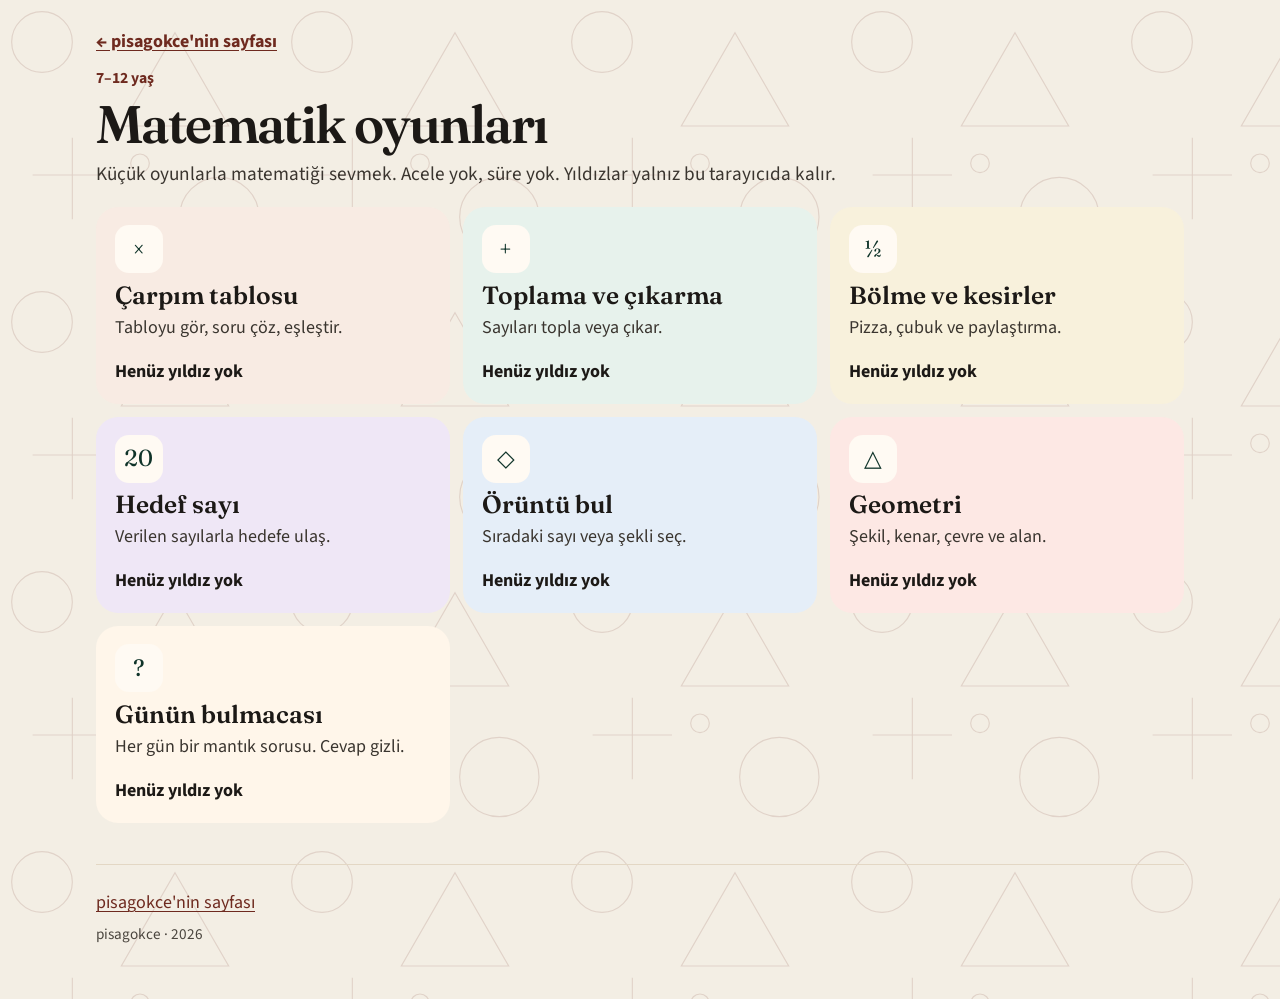
<file: oyunlar/index.html>
<!DOCTYPE html>
<html lang="tr">
<head>
  <meta charset="utf-8">
  <meta name="viewport" content="width=device-width, initial-scale=1">
  <meta name="description" content="7–12 yaş için matematik oyunları: çarpım, toplama, kesirler, hedef sayı, örüntü, geometri ve günün bulmacası.">
  <meta name="theme-color" content="#f3eee4">
  <meta name="color-scheme" content="light">
  <title>Matematik oyunları · pisagokce</title>
  <link rel="icon" href="../favicon.svg" type="image/svg+xml">
  <link rel="preconnect" href="https://fonts.googleapis.com">
  <link rel="preconnect" href="https://fonts.gstatic.com" crossorigin>
  <link href="https://fonts.googleapis.com/css2?family=Fraunces:ital,opsz,wght@0,9..144,600;1,9..144,500&family=Source+Sans+3:ital,wght@0,400;0,600;0,700;1,400&display=swap" rel="stylesheet">
  <link rel="stylesheet" href="../styles.css">
  <link rel="stylesheet" href="hub.css">
</head>
<body>
  <a class="skip" href="#icerik">İçeriğe geç</a>
  <div class="wrap">
    <header class="page-intro">
      <a class="back" href="../index.html">← pisagokce'nin sayfası</a>
      <p class="kicker">7–12 yaş</p>
      <h1>Matematik oyunları</h1>
      <p class="lead">Küçük oyunlarla matematiği sevmek. Acele yok, süre yok. Yıldızlar yalnız bu tarayıcıda kalır.</p>
    </header>

    <main id="icerik">
      <ul class="hub-grid">
        <li>
          <a class="hub-card tint-carpim" href="carpim.html">
            <span class="hub-mark" aria-hidden="true">×</span>
            <h2>Çarpım tablosu</h2>
            <p>Tabloyu gör, soru çöz, eşleştir.</p>
            <span class="hub-stars" data-game="carpim">Henüz yıldız yok</span>
          </a>
        </li>
        <li>
          <a class="hub-card tint-toplama" href="toplama.html">
            <span class="hub-mark" aria-hidden="true">+</span>
            <h2>Toplama ve çıkarma</h2>
            <p>Sayıları topla veya çıkar.</p>
            <span class="hub-stars" data-game="toplama">Henüz yıldız yok</span>
          </a>
        </li>
        <li>
          <a class="hub-card tint-kesir" href="kesir.html">
            <span class="hub-mark" aria-hidden="true">½</span>
            <h2>Bölme ve kesirler</h2>
            <p>Pizza, çubuk ve paylaştırma.</p>
            <span class="hub-stars" data-game="kesir">Henüz yıldız yok</span>
          </a>
        </li>
        <li>
          <a class="hub-card tint-hedef" href="hedef.html">
            <span class="hub-mark" aria-hidden="true">20</span>
            <h2>Hedef sayı</h2>
            <p>Verilen sayılarla hedefe ulaş.</p>
            <span class="hub-stars" data-game="hedef">Henüz yıldız yok</span>
          </a>
        </li>
        <li>
          <a class="hub-card tint-oruntu" href="oruntu.html">
            <span class="hub-mark" aria-hidden="true">◇</span>
            <h2>Örüntü bul</h2>
            <p>Sıradaki sayı veya şekli seç.</p>
            <span class="hub-stars" data-game="oruntu">Henüz yıldız yok</span>
          </a>
        </li>
        <li>
          <a class="hub-card tint-geometri" href="geometri.html">
            <span class="hub-mark" aria-hidden="true">△</span>
            <h2>Geometri</h2>
            <p>Şekil, kenar, çevre ve alan.</p>
            <span class="hub-stars" data-game="geometri">Henüz yıldız yok</span>
          </a>
        </li>
        <li>
          <a class="hub-card tint-gunun" href="gunun.html">
            <span class="hub-mark" aria-hidden="true">?</span>
            <h2>Günün bulmacası</h2>
            <p>Her gün bir mantık sorusu. Cevap gizli.</p>
            <span class="hub-stars" data-game="gunun">Henüz yıldız yok</span>
          </a>
        </li>
      </ul>
    </main>

    <footer>
      <p><a href="../index.html">pisagokce'nin sayfası</a></p>
      <p class="fine">pisagokce · 2026</p>
    </footer>
  </div>
  <script src="hub.js"></script>
</body>
</html>
</file>
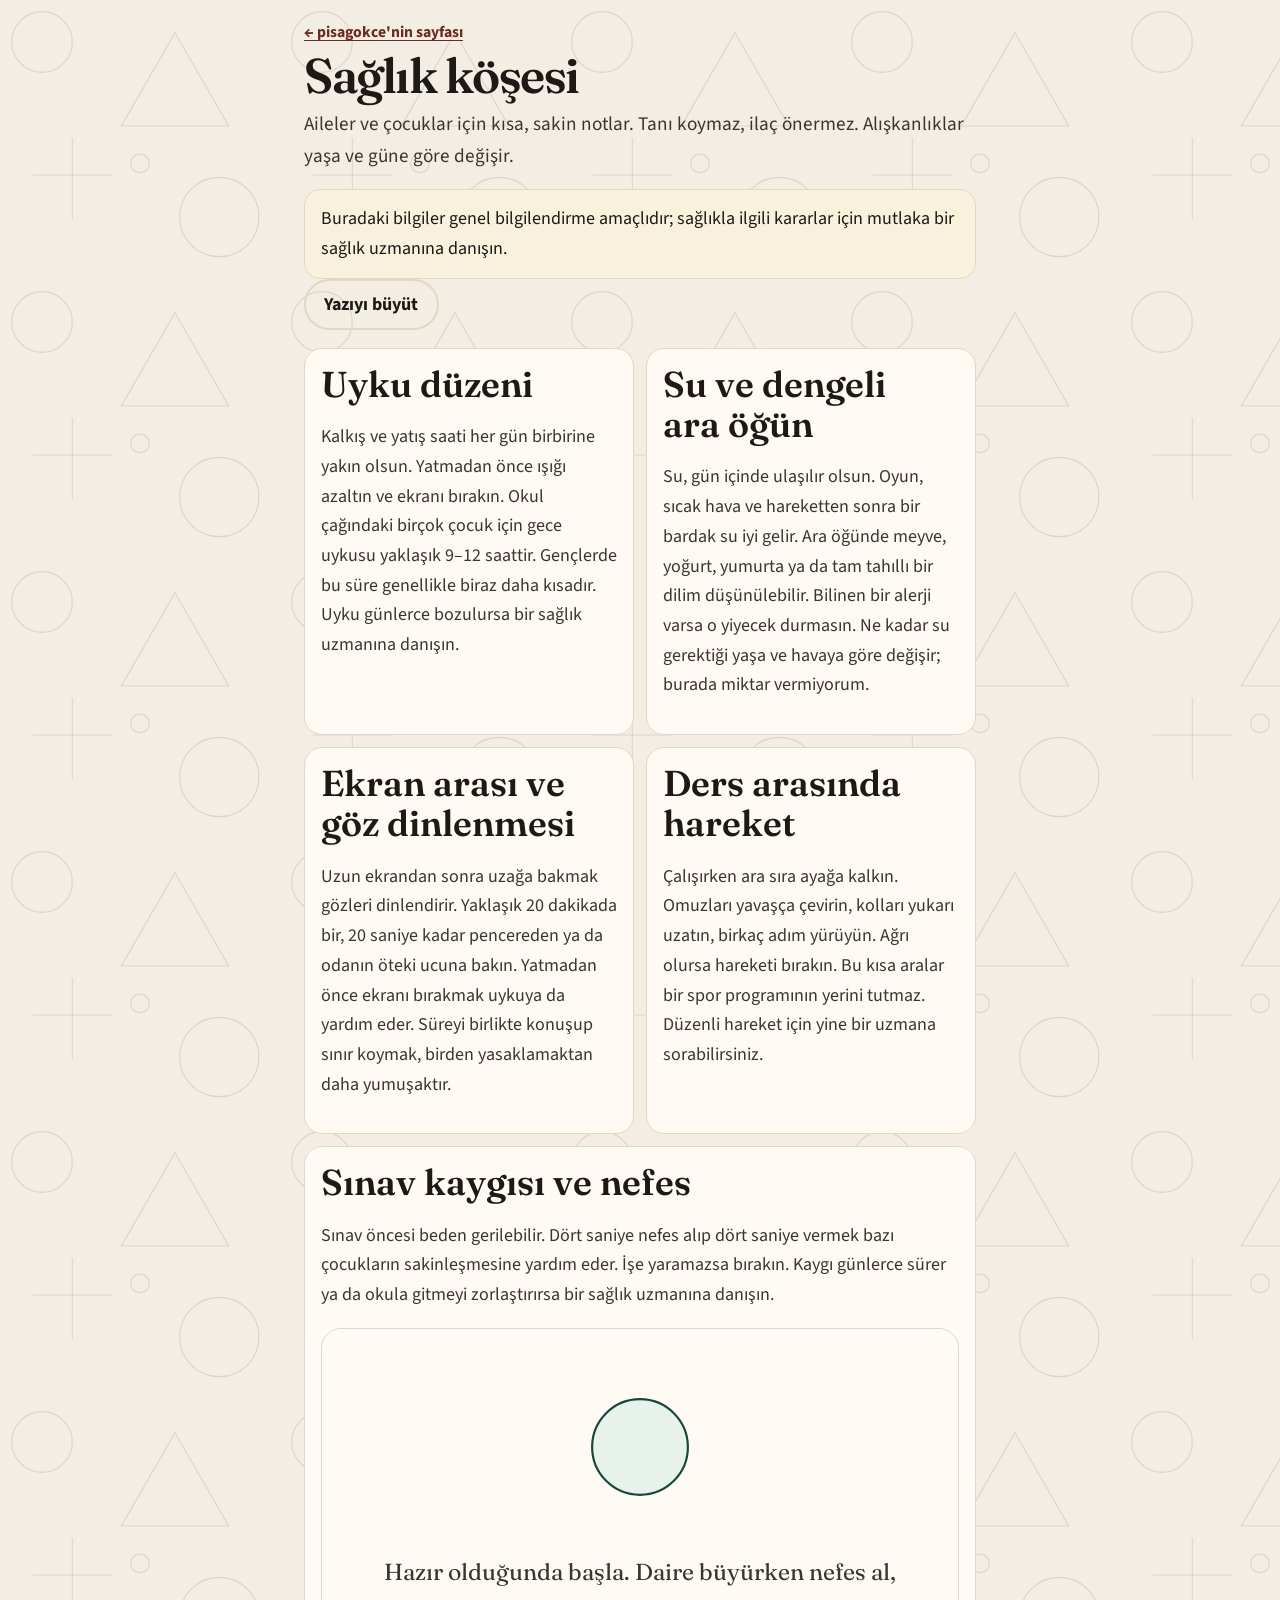
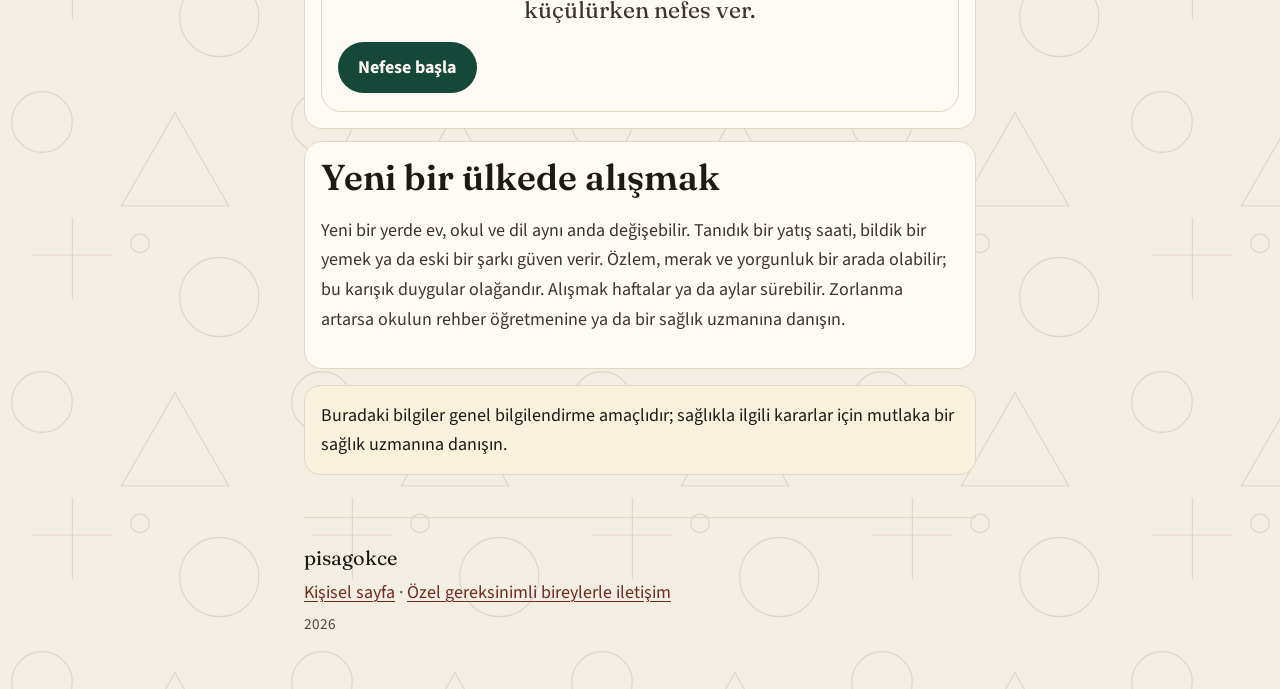
<file: saglik/index.html>
<!DOCTYPE html>
<html lang="tr">
<head>
  <meta charset="utf-8">
  <meta name="viewport" content="width=device-width, initial-scale=1">
  <meta name="description" content="Aileler ve çocuklar için sakin bir sağlık köşesi: uyku, su, ekran arası, hareket ve sınav öncesi nefes.">
  <meta name="theme-color" content="#f3eee4">
  <meta name="color-scheme" content="light">
  <title>Sağlık köşesi · pisagokce</title>
  <link rel="icon" href="../favicon.svg" type="image/svg+xml">
  <link rel="preconnect" href="https://fonts.googleapis.com">
  <link rel="preconnect" href="https://fonts.gstatic.com" crossorigin>
  <link href="https://fonts.googleapis.com/css2?family=Fraunces:ital,opsz,wght@0,9..144,600;1,9..144,500&family=Source+Sans+3:ital,wght@0,400;0,600;0,700;1,400&display=swap" rel="stylesheet">
  <link rel="stylesheet" href="../styles.css">
  <link rel="stylesheet" href="saglik.css">
</head>
<body>
  <a class="skip" href="#icerik">İçeriğe geç</a>
  <div class="wrap sayfa">
    <header class="hero">
      <p class="kicker"><a href="../index.html">← pisagokce'nin sayfası</a></p>
      <h1>Sağlık köşesi</h1>
      <p class="lead">Aileler ve çocuklar için kısa, sakin notlar. Tanı koymaz, ilaç önermez. Alışkanlıklar yaşa ve güne göre değişir.</p>
      <p class="uyari" role="note">Buradaki bilgiler genel bilgilendirme amaçlıdır; sağlıkla ilgili kararlar için mutlaka bir sağlık uzmanına danışın.</p>
      <button type="button" class="btn btn-ghost" id="yazi-boyu" aria-pressed="false">Yazıyı büyüt</button>
    </header>

    <main id="icerik">
      <ul class="konu-grid">
        <li class="konu">
          <h2>Uyku düzeni</h2>
          <p>Kalkış ve yatış saati her gün birbirine yakın olsun. Yatmadan önce ışığı azaltın ve ekranı bırakın. Okul çağındaki birçok çocuk için gece uykusu yaklaşık 9–12 saattir. Gençlerde bu süre genellikle biraz daha kısadır. Uyku günlerce bozulursa bir sağlık uzmanına danışın.</p>
        </li>
        <li class="konu">
          <h2>Su ve dengeli ara öğün</h2>
          <p>Su, gün içinde ulaşılır olsun. Oyun, sıcak hava ve hareketten sonra bir bardak su iyi gelir. Ara öğünde meyve, yoğurt, yumurta ya da tam tahıllı bir dilim düşünülebilir. Bilinen bir alerji varsa o yiyecek durmasın. Ne kadar su gerektiği yaşa ve havaya göre değişir; burada miktar vermiyorum.</p>
        </li>
        <li class="konu">
          <h2>Ekran arası ve göz dinlenmesi</h2>
          <p>Uzun ekrandan sonra uzağa bakmak gözleri dinlendirir. Yaklaşık 20 dakikada bir, 20 saniye kadar pencereden ya da odanın öteki ucuna bakın. Yatmadan önce ekranı bırakmak uykuya da yardım eder. Süreyi birlikte konuşup sınır koymak, birden yasaklamaktan daha yumuşaktır.</p>
        </li>
        <li class="konu">
          <h2>Ders arasında hareket</h2>
          <p>Çalışırken ara sıra ayağa kalkın. Omuzları yavaşça çevirin, kolları yukarı uzatın, birkaç adım yürüyün. Ağrı olursa hareketi bırakın. Bu kısa aralar bir spor programının yerini tutmaz. Düzenli hareket için yine bir uzmana sorabilirsiniz.</p>
        </li>
        <li class="konu konu-genis" id="nefes">
          <h2>Sınav kaygısı ve nefes</h2>
          <p>Sınav öncesi beden gerilebilir. Dört saniye nefes alıp dört saniye vermek bazı çocukların sakinleşmesine yardım eder. İşe yaramazsa bırakın. Kaygı günlerce sürer ya da okula gitmeyi zorlaştırırsa bir sağlık uzmanına danışın.</p>
          <div class="nefes">
            <div class="nefes-sahne">
              <div class="nefes-daire" id="nefes-daire" aria-hidden="true"></div>
            </div>
            <p id="nefes-yazi" class="nefes-yazi" aria-live="polite">Hazır olduğunda başla. Daire büyürken nefes al, küçülürken nefes ver.</p>
            <button type="button" class="btn" id="nefes-basla" aria-pressed="false">Nefese başla</button>
          </div>
        </li>
        <li class="konu konu-genis">
          <h2>Yeni bir ülkede alışmak</h2>
          <p>Yeni bir yerde ev, okul ve dil aynı anda değişebilir. Tanıdık bir yatış saati, bildik bir yemek ya da eski bir şarkı güven verir. Özlem, merak ve yorgunluk bir arada olabilir; bu karışık duygular olağandır. Alışmak haftalar ya da aylar sürebilir. Zorlanma artarsa okulun rehber öğretmenine ya da bir sağlık uzmanına danışın.</p>
        </li>
      </ul>

      <p class="uyari" role="note">Buradaki bilgiler genel bilgilendirme amaçlıdır; sağlıkla ilgili kararlar için mutlaka bir sağlık uzmanına danışın.</p>
    </main>

    <footer>
      <p class="footer-name">pisagokce</p>
      <p><a href="../index.html">Kişisel sayfa</a> · <a href="../iletisim.html">Özel gereksinimli bireylerle iletişim</a></p>
      <p class="fine">2026</p>
    </footer>
  </div>
  <script src="../yazi.js"></script>
  <script src="nefes.js"></script>
</body>
</html>
</file>
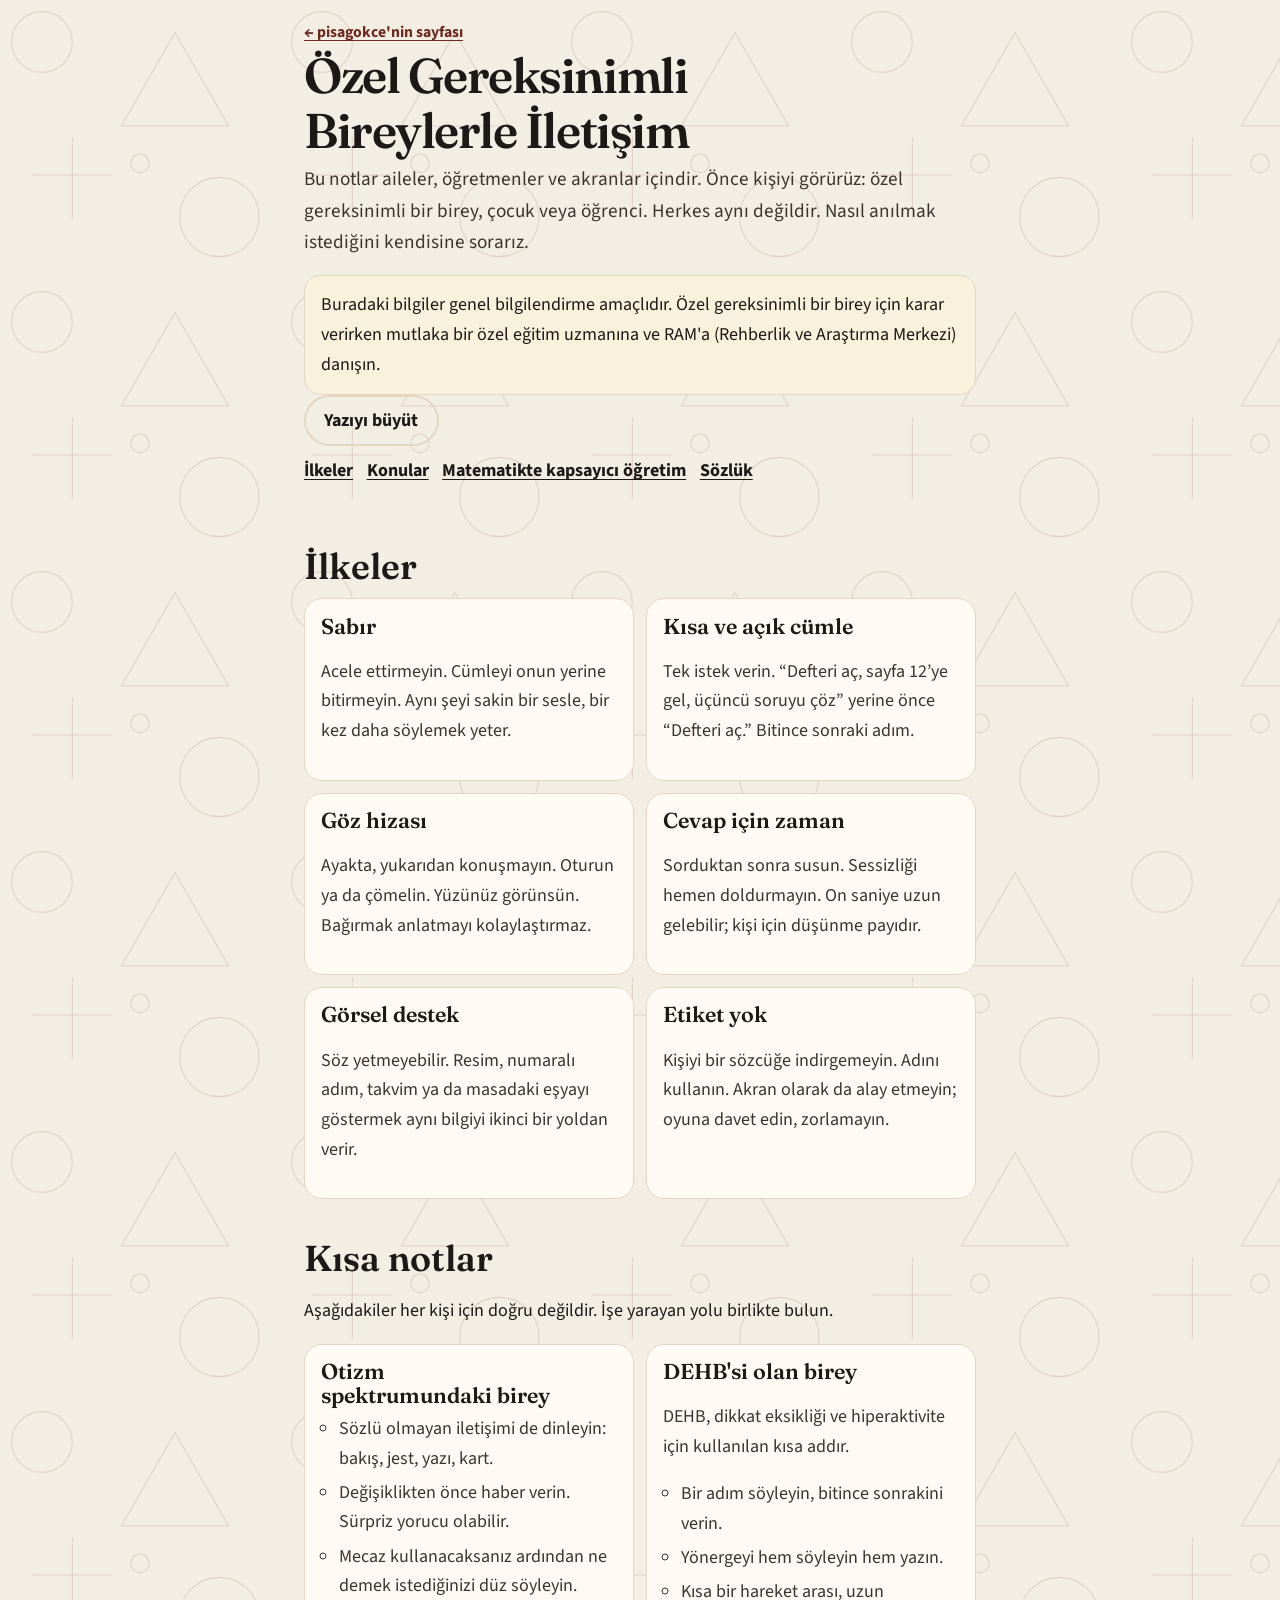
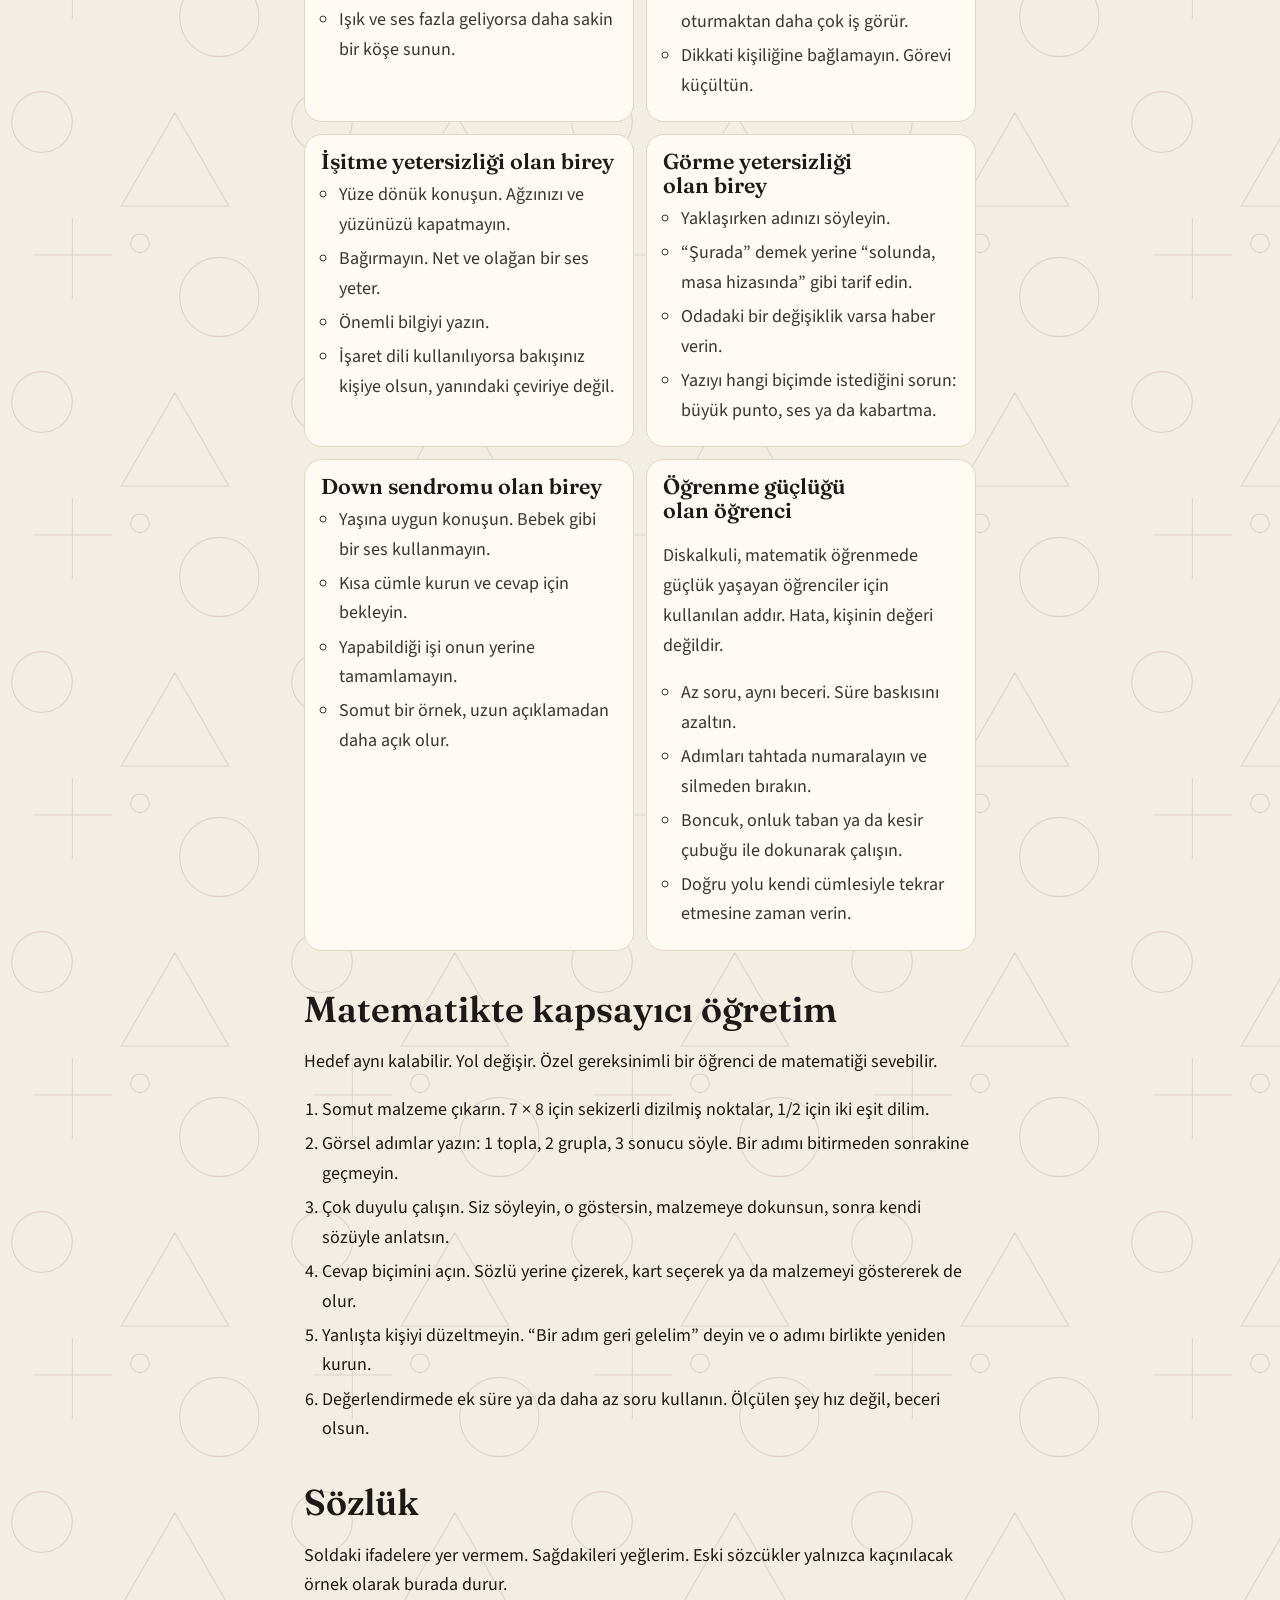
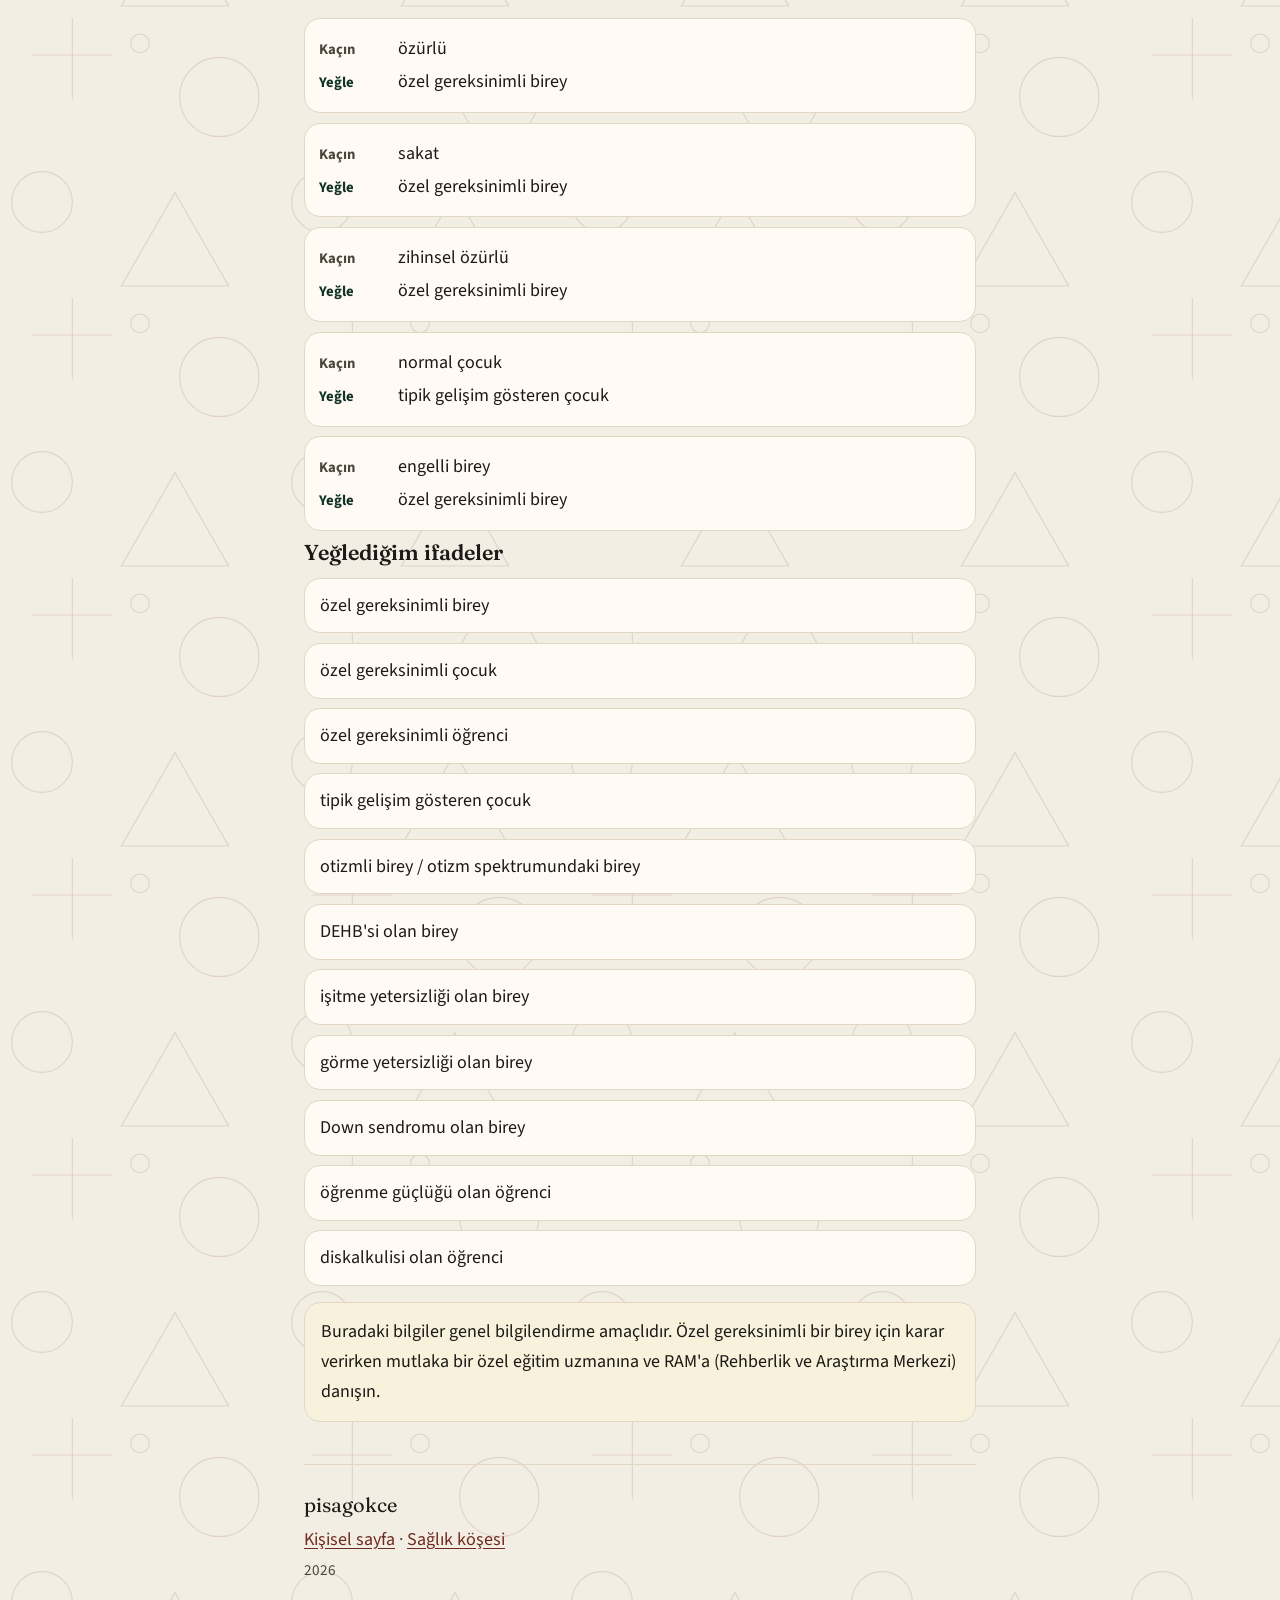
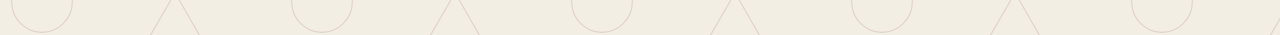
<file: iletisim.html>
<!DOCTYPE html>
<html lang="tr">
<head>
  <meta charset="utf-8">
  <meta name="viewport" content="width=device-width, initial-scale=1">
  <meta name="description" content="Özel gereksinimli bireylerle iletişim: aile, öğretmen ve akranlar için saygılı, kişi odaklı notlar.">
  <meta name="theme-color" content="#f3eee4">
  <meta name="color-scheme" content="light">
  <title>Özel Gereksinimli Bireylerle İletişim · pisagokce</title>
  <link rel="icon" href="favicon.svg" type="image/svg+xml">
  <link rel="preconnect" href="https://fonts.googleapis.com">
  <link rel="preconnect" href="https://fonts.gstatic.com" crossorigin>
  <link href="https://fonts.googleapis.com/css2?family=Fraunces:ital,opsz,wght@0,9..144,600;1,9..144,500&family=Source+Sans+3:ital,wght@0,400;0,600;0,700;1,400&display=swap" rel="stylesheet">
  <link rel="stylesheet" href="styles.css">
</head>
<body>
  <a class="skip" href="#icerik">İçeriğe geç</a>
  <div class="wrap sayfa">
    <header class="hero">
      <p class="kicker"><a href="index.html">← pisagokce'nin sayfası</a></p>
      <h1>Özel Gereksinimli Bireylerle İletişim</h1>
      <p class="lead">Bu notlar aileler, öğretmenler ve akranlar içindir. Önce kişiyi görürüz: özel gereksinimli bir birey, çocuk veya öğrenci. Herkes aynı değildir. Nasıl anılmak istediğini kendisine sorarız.</p>
      <p class="uyari" role="note">Buradaki bilgiler genel bilgilendirme amaçlıdır. Özel gereksinimli bir birey için karar verirken mutlaka bir özel eğitim uzmanına ve RAM'a (Rehberlik ve Araştırma Merkezi) danışın.</p>
      <button type="button" class="btn btn-ghost" id="yazi-boyu" aria-pressed="false">Yazıyı büyüt</button>
      <nav class="alt-nav" aria-label="Bu sayfada">
        <a href="#ilkeler">İlkeler</a>
        <a href="#konular">Konular</a>
        <a href="#matematik">Matematikte kapsayıcı öğretim</a>
        <a href="#sozluk">Sözlük</a>
      </nav>
    </header>

    <main id="icerik">
      <section id="ilkeler" aria-labelledby="ilkeler-baslik">
        <h2 id="ilkeler-baslik">İlkeler</h2>
        <ul class="konu-grid">
          <li class="konu">
            <h3>Sabır</h3>
            <p>Acele ettirmeyin. Cümleyi onun yerine bitirmeyin. Aynı şeyi sakin bir sesle, bir kez daha söylemek yeter.</p>
          </li>
          <li class="konu">
            <h3>Kısa ve açık cümle</h3>
            <p>Tek istek verin. “Defteri aç, sayfa 12’ye gel, üçüncü soruyu çöz” yerine önce “Defteri aç.” Bitince sonraki adım.</p>
          </li>
          <li class="konu">
            <h3>Göz hizası</h3>
            <p>Ayakta, yukarıdan konuşmayın. Oturun ya da çömelin. Yüzünüz görünsün. Bağırmak anlatmayı kolaylaştırmaz.</p>
          </li>
          <li class="konu">
            <h3>Cevap için zaman</h3>
            <p>Sorduktan sonra susun. Sessizliği hemen doldurmayın. On saniye uzun gelebilir; kişi için düşünme payıdır.</p>
          </li>
          <li class="konu">
            <h3>Görsel destek</h3>
            <p>Söz yetmeyebilir. Resim, numaralı adım, takvim ya da masadaki eşyayı göstermek aynı bilgiyi ikinci bir yoldan verir.</p>
          </li>
          <li class="konu">
            <h3>Etiket yok</h3>
            <p>Kişiyi bir sözcüğe indirgemeyin. Adını kullanın. Akran olarak da alay etmeyin; oyuna davet edin, zorlamayın.</p>
          </li>
        </ul>
      </section>

      <section id="konular" aria-labelledby="konular-baslik">
        <h2 id="konular-baslik">Kısa notlar</h2>
        <p>Aşağıdakiler her kişi için doğru değildir. İşe yarayan yolu birlikte bulun.</p>
        <ul class="konu-grid">
          <li class="konu">
            <h3>Otizm spektrumundaki birey</h3>
            <ul>
              <li>Sözlü olmayan iletişimi de dinleyin: bakış, jest, yazı, kart.</li>
              <li>Değişiklikten önce haber verin. Sürpriz yorucu olabilir.</li>
              <li>Mecaz kullanacaksanız ardından ne demek istediğinizi düz söyleyin.</li>
              <li>Işık ve ses fazla geliyorsa daha sakin bir köşe sunun.</li>
            </ul>
          </li>
          <li class="konu">
            <h3>DEHB'si olan birey</h3>
            <p>DEHB, dikkat eksikliği ve hiperaktivite için kullanılan kısa addır.</p>
            <ul>
              <li>Bir adım söyleyin, bitince sonrakini verin.</li>
              <li>Yönergeyi hem söyleyin hem yazın.</li>
              <li>Kısa bir hareket arası, uzun oturmaktan daha çok iş görür.</li>
              <li>Dikkati kişiliğine bağlamayın. Görevi küçültün.</li>
            </ul>
          </li>
          <li class="konu">
            <h3>İşitme yetersizliği olan birey</h3>
            <ul>
              <li>Yüze dönük konuşun. Ağzınızı ve yüzünüzü kapatmayın.</li>
              <li>Bağırmayın. Net ve olağan bir ses yeter.</li>
              <li>Önemli bilgiyi yazın.</li>
              <li>İşaret dili kullanılıyorsa bakışınız kişiye olsun, yanındaki çeviriye değil.</li>
            </ul>
          </li>
          <li class="konu">
            <h3>Görme yetersizliği olan birey</h3>
            <ul>
              <li>Yaklaşırken adınızı söyleyin.</li>
              <li>“Şurada” demek yerine “solunda, masa hizasında” gibi tarif edin.</li>
              <li>Odadaki bir değişiklik varsa haber verin.</li>
              <li>Yazıyı hangi biçimde istediğini sorun: büyük punto, ses ya da kabartma.</li>
            </ul>
          </li>
          <li class="konu">
            <h3>Down sendromu olan birey</h3>
            <ul>
              <li>Yaşına uygun konuşun. Bebek gibi bir ses kullanmayın.</li>
              <li>Kısa cümle kurun ve cevap için bekleyin.</li>
              <li>Yapabildiği işi onun yerine tamamlamayın.</li>
              <li>Somut bir örnek, uzun açıklamadan daha açık olur.</li>
            </ul>
          </li>
          <li class="konu">
            <h3>Öğrenme güçlüğü olan öğrenci</h3>
            <p>Diskalkuli, matematik öğrenmede güçlük yaşayan öğrenciler için kullanılan addır. Hata, kişinin değeri değildir.</p>
            <ul>
              <li>Az soru, aynı beceri. Süre baskısını azaltın.</li>
              <li>Adımları tahtada numaralayın ve silmeden bırakın.</li>
              <li>Boncuk, onluk taban ya da kesir çubuğu ile dokunarak çalışın.</li>
              <li>Doğru yolu kendi cümlesiyle tekrar etmesine zaman verin.</li>
            </ul>
          </li>
        </ul>
      </section>

      <section id="matematik" aria-labelledby="matematik-baslik">
        <h2 id="matematik-baslik">Matematikte kapsayıcı öğretim</h2>
        <p>Hedef aynı kalabilir. Yol değişir. Özel gereksinimli bir öğrenci de matematiği sevebilir.</p>
        <ol class="adimlar">
          <li>Somut malzeme çıkarın. 7 × 8 için sekizerli dizilmiş noktalar, 1/2 için iki eşit dilim.</li>
          <li>Görsel adımlar yazın: 1 topla, 2 grupla, 3 sonucu söyle. Bir adımı bitirmeden sonrakine geçmeyin.</li>
          <li>Çok duyulu çalışın. Siz söyleyin, o göstersin, malzemeye dokunsun, sonra kendi sözüyle anlatsın.</li>
          <li>Cevap biçimini açın. Sözlü yerine çizerek, kart seçerek ya da malzemeyi göstererek de olur.</li>
          <li>Yanlışta kişiyi düzeltmeyin. “Bir adım geri gelelim” deyin ve o adımı birlikte yeniden kurun.</li>
          <li>Değerlendirmede ek süre ya da daha az soru kullanın. Ölçülen şey hız değil, beceri olsun.</li>
        </ol>
      </section>

      <section id="sozluk" aria-labelledby="sozluk-baslik">
        <h2 id="sozluk-baslik">Sözlük</h2>
        <p>Soldaki ifadelere yer vermem. Sağdakileri yeğlerim. Eski sözcükler yalnızca kaçınılacak örnek olarak burada durur.</p>
        <!--
          Bu listedeki kaçınılacak sözcükler bilinçli olarak yazıldı.
          Sayfanın başka yerinde bu sözcükler geçmez.
        -->
        <ul class="term-list">
          <li>
            <p><span class="tag">Kaçın</span> özürlü</p>
            <p><span class="tag tag-yes">Yeğle</span> özel gereksinimli birey</p>
          </li>
          <li>
            <p><span class="tag">Kaçın</span> sakat</p>
            <p><span class="tag tag-yes">Yeğle</span> özel gereksinimli birey</p>
          </li>
          <li>
            <p><span class="tag">Kaçın</span> zihinsel özürlü</p>
            <p><span class="tag tag-yes">Yeğle</span> özel gereksinimli birey</p>
          </li>
          <li>
            <p><span class="tag">Kaçın</span> normal çocuk</p>
            <p><span class="tag tag-yes">Yeğle</span> tipik gelişim gösteren çocuk</p>
          </li>
          <li>
            <p><span class="tag">Kaçın</span> engelli birey</p>
            <p><span class="tag tag-yes">Yeğle</span> özel gereksinimli birey</p>
          </li>
        </ul>
        <h3>Yeğlediğim ifadeler</h3>
        <ul class="plain-list">
          <li>özel gereksinimli birey</li>
          <li>özel gereksinimli çocuk</li>
          <li>özel gereksinimli öğrenci</li>
          <li>tipik gelişim gösteren çocuk</li>
          <li>otizmli birey / otizm spektrumundaki birey</li>
          <li>DEHB'si olan birey</li>
          <li>işitme yetersizliği olan birey</li>
          <li>görme yetersizliği olan birey</li>
          <li>Down sendromu olan birey</li>
          <li>öğrenme güçlüğü olan öğrenci</li>
          <li>diskalkulisi olan öğrenci</li>
        </ul>
      </section>

      <p class="uyari" role="note">Buradaki bilgiler genel bilgilendirme amaçlıdır. Özel gereksinimli bir birey için karar verirken mutlaka bir özel eğitim uzmanına ve RAM'a (Rehberlik ve Araştırma Merkezi) danışın.</p>
    </main>

    <footer>
      <p class="footer-name">pisagokce</p>
      <p><a href="index.html">Kişisel sayfa</a> · <a href="saglik/index.html">Sağlık köşesi</a></p>
      <p class="fine">2026</p>
    </footer>
  </div>
  <script src="yazi.js"></script>
</body>
</html>
</file>
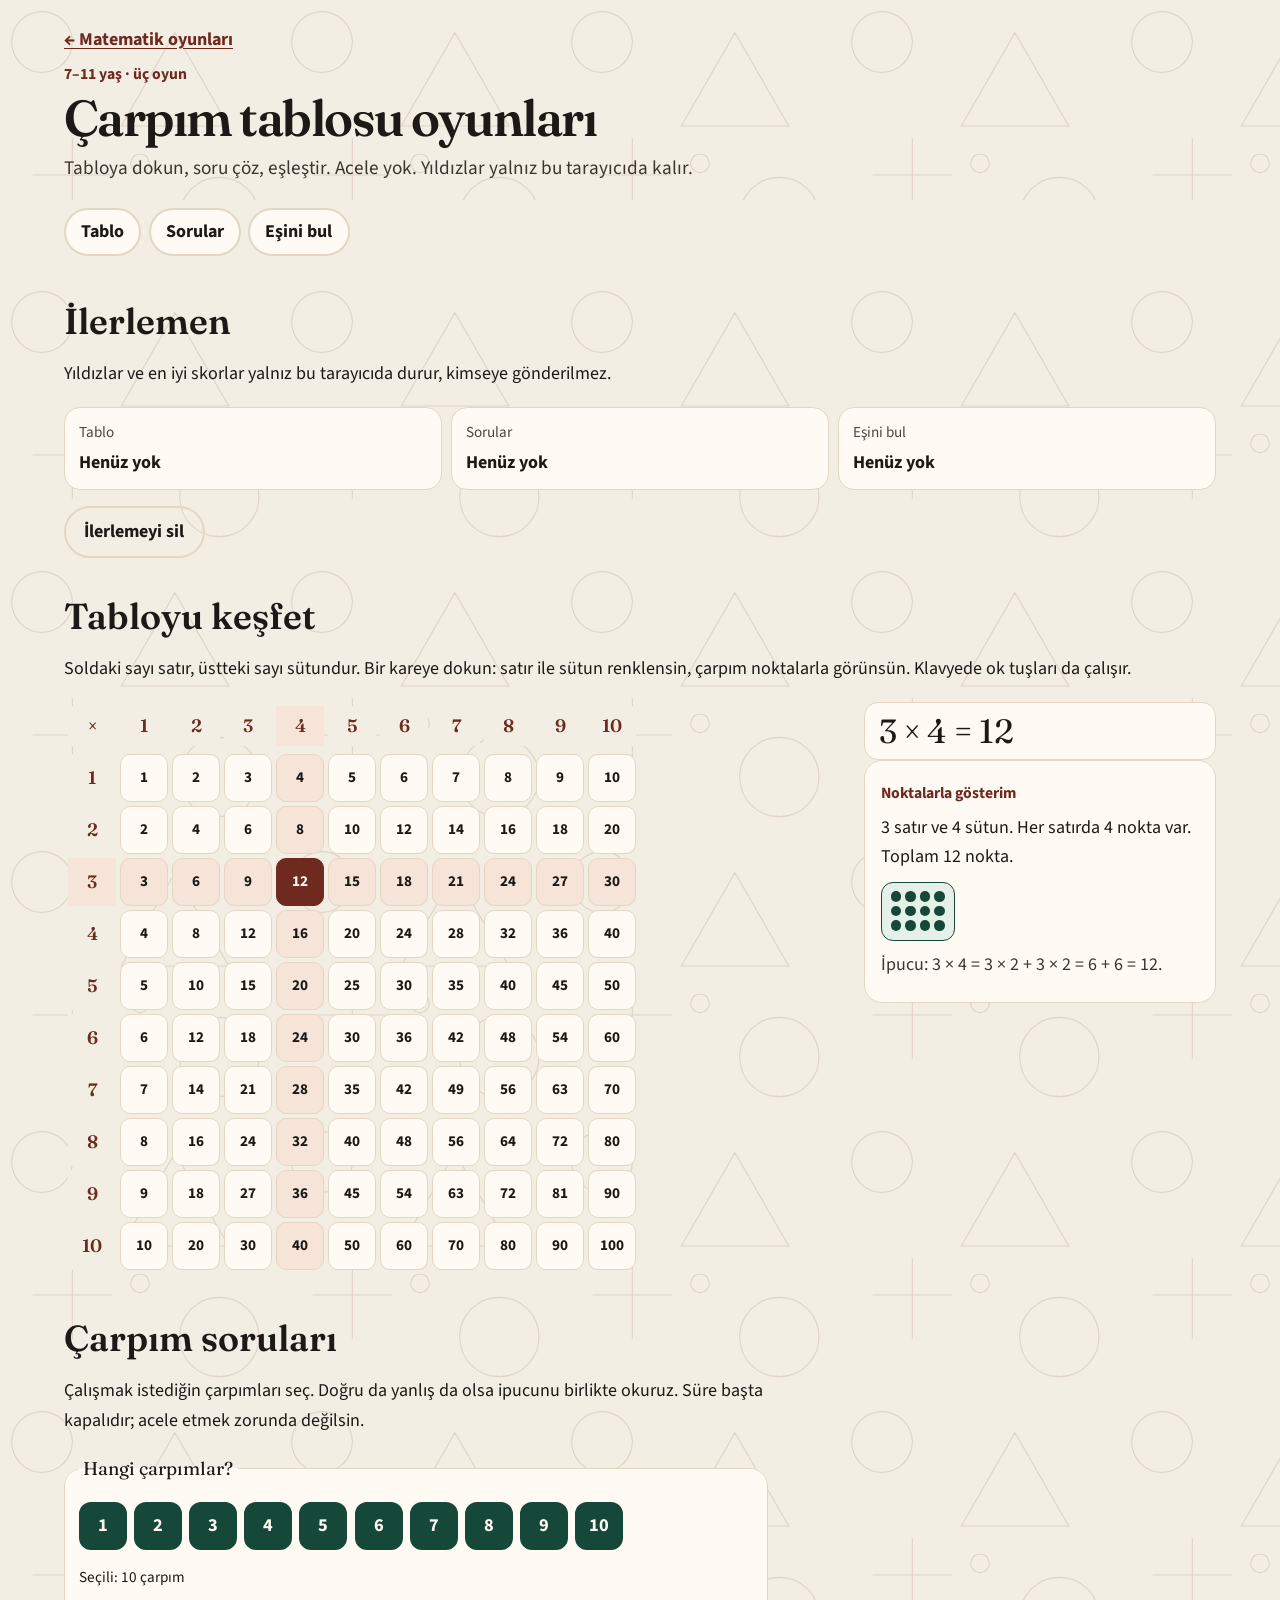
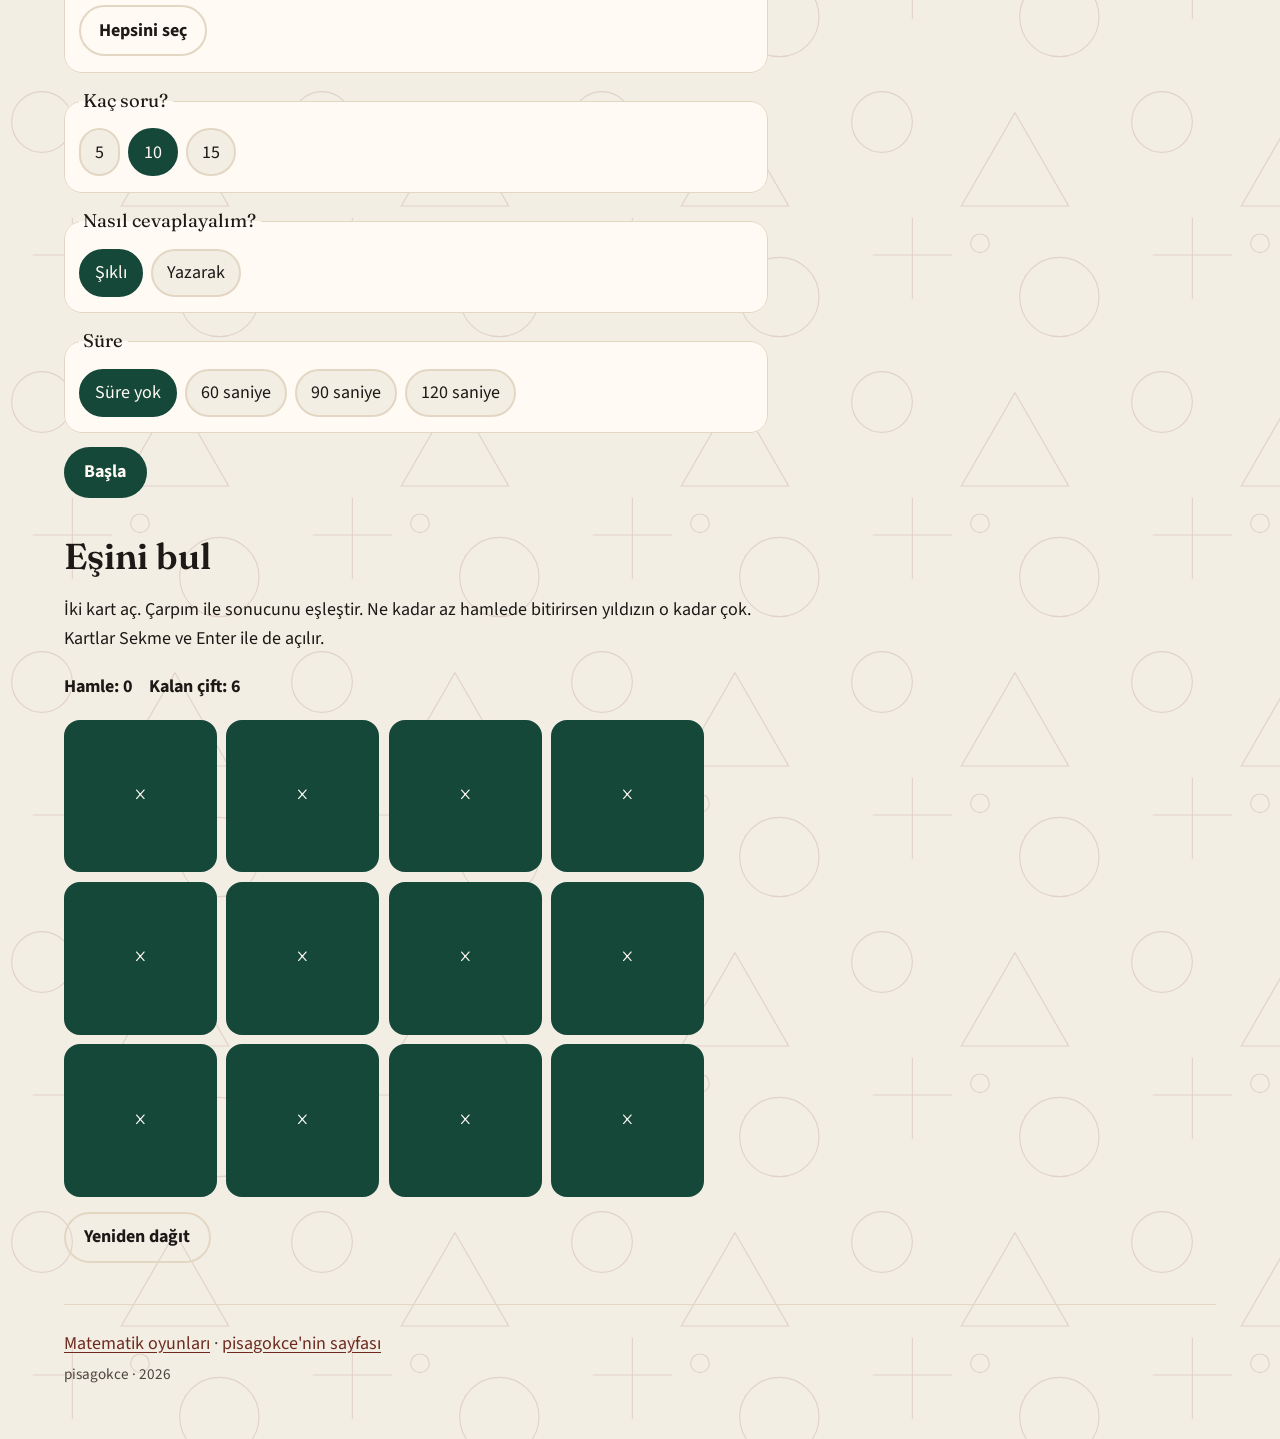
<file: oyunlar/carpim.html>
<!DOCTYPE html>
<html lang="tr">
<head>
  <meta charset="utf-8">
  <meta name="viewport" content="width=device-width, initial-scale=1">
  <meta name="description" content="7–11 yaş için çarpım tablosu oyunları: etkileşimli tablo, sorular ve eşleştirme.">
  <meta name="theme-color" content="#f3eee4">
  <meta name="color-scheme" content="light">
  <title>Çarpım tablosu oyunları · pisagokce</title>
  <link rel="icon" href="../favicon.svg" type="image/svg+xml">
  <link rel="preconnect" href="https://fonts.googleapis.com">
  <link rel="preconnect" href="https://fonts.gstatic.com" crossorigin>
  <link href="https://fonts.googleapis.com/css2?family=Fraunces:ital,opsz,wght@0,9..144,600;1,9..144,500&family=Source+Sans+3:ital,wght@0,400;0,600;0,700;1,400&display=swap" rel="stylesheet">
  <link rel="stylesheet" href="../styles.css">
  <link rel="stylesheet" href="oyun.css">
</head>
<body>
  <a class="skip" href="#icerik">İçeriğe geç</a>
  <div class="wrap">
    <!-- Oyunların görünen yazıları bu dosyada. Kurallar mantik.js ve oyun.js içindedir. -->
    <header class="page-intro">
      <a class="back" href="index.html">← Matematik oyunları</a>
      <p class="kicker">7–11 yaş · üç oyun</p>
      <h1>Çarpım tablosu oyunları</h1>
      <p class="lead">Tabloya dokun, soru çöz, eşleştir. Acele yok. Yıldızlar yalnız bu tarayıcıda kalır.</p>
    </header>

    <nav class="game-nav" aria-label="Oyunlar">
      <a href="#tablo">Tablo</a>
      <a href="#sorular">Sorular</a>
      <a href="#esini-bul">Eşini bul</a>
    </nav>

    <main id="icerik">
      <noscript>
        <p class="noscript">Oyunlar için JavaScript açık olmalı. Başka bir şey indirmen gerekmez.</p>
      </noscript>

      <section id="ilerleme" aria-labelledby="ilerleme-baslik">
        <h2 id="ilerleme-baslik">İlerlemen</h2>
        <p>Yıldızlar ve en iyi skorlar yalnız bu tarayıcıda durur, kimseye gönderilmez.</p>
        <dl class="scores">
          <div>
            <dt>Tablo</dt>
            <dd id="score-table">Henüz yok</dd>
          </div>
          <div>
            <dt>Sorular</dt>
            <dd id="score-quiz">Henüz yok</dd>
          </div>
          <div>
            <dt>Eşini bul</dt>
            <dd id="score-memory">Henüz yok</dd>
          </div>
        </dl>
        <p id="storage-note" class="fine" hidden>Bu tarayıcı skoru saklayamadı. Oyun yine de oynanır.</p>
        <button type="button" id="reset-progress" class="btn btn-ghost">İlerlemeyi sil</button>
      </section>

      <section id="tablo" aria-labelledby="tablo-baslik">
        <h2 id="tablo-baslik">Tabloyu keşfet</h2>
        <p>Soldaki sayı satır, üstteki sayı sütundur. Bir kareye dokun: satır ile sütun renklensin, çarpım noktalarla görünsün. Klavyede ok tuşları da çalışır. <span class="scroll-hint">Telefonda tabloyu yana kaydırabilirsin.</span></p>
        <div class="table-layout">
          <div class="viz-col">
            <p class="eqbar" id="viz-eq">3 × 4 = 12</p>
            <div class="viz">
              <p class="kicker">Noktalarla gösterim</p>
              <p id="viz-area"></p>
              <div id="viz-dots" class="dots" aria-hidden="true"></div>
              <p class="ipucu" id="viz-hint"></p>
            </div>
          </div>
          <div class="table-scroll" id="table-host"></div>
        </div>
        <p id="table-live" class="sr-only" aria-live="polite"></p>
      </section>

      <section id="sorular" aria-labelledby="soru-baslik">
        <h2 id="soru-baslik">Çarpım soruları</h2>
        <p>Çalışmak istediğin çarpımları seç. Doğru da yanlış da olsa ipucunu birlikte okuruz. Süre başta kapalıdır; acele etmek zorunda değilsin.</p>

        <div id="quiz-setup">
          <fieldset>
            <legend>Hangi çarpımlar?</legend>
            <div class="factor-grid" id="factor-grid"></div>
            <p id="factor-count" class="fine"></p>
            <button type="button" id="factors-all" class="btn btn-ghost">Hepsini seç</button>
          </fieldset>
          <fieldset class="pick">
            <legend>Kaç soru?</legend>
            <label class="chip"><input type="radio" name="adet" value="5"> <span>5</span></label>
            <label class="chip"><input type="radio" name="adet" value="10" checked> <span>10</span></label>
            <label class="chip"><input type="radio" name="adet" value="15"> <span>15</span></label>
          </fieldset>
          <fieldset class="pick">
            <legend>Nasıl cevaplayalım?</legend>
            <label class="chip"><input type="radio" name="mod" value="choice" checked> <span>Şıklı</span></label>
            <label class="chip"><input type="radio" name="mod" value="type"> <span>Yazarak</span></label>
          </fieldset>
          <fieldset class="pick">
            <legend>Süre</legend>
            <label class="chip"><input type="radio" name="sure" value="0" checked> <span>Süre yok</span></label>
            <label class="chip"><input type="radio" name="sure" value="60"> <span>60 saniye</span></label>
            <label class="chip"><input type="radio" name="sure" value="90"> <span>90 saniye</span></label>
            <label class="chip"><input type="radio" name="sure" value="120"> <span>120 saniye</span></label>
          </fieldset>
          <p id="setup-error" class="msg" hidden role="status"></p>
          <button type="button" id="quiz-start" class="btn">Başla</button>
        </div>

        <div id="quiz-play" hidden>
          <p class="quiz-status">
            <span id="quiz-progress">Soru 1 / 10</span>
            <span id="quiz-score">Doğru: 0 · Seri: 0</span>
            <span id="quiz-time" hidden>Kalan: 60 sn</span>
          </p>
          <p class="question" id="quiz-question"></p>
          <div class="choices" id="quiz-choices"></div>
          <div id="quiz-type" hidden>
            <label class="sr-only" for="quiz-input">Cevabın</label>
            <input id="quiz-input" class="answer-input" inputmode="numeric" autocomplete="off" maxlength="3">
            <div class="keypad" id="quiz-keypad"></div>
          </div>
          <div id="quiz-feedback" class="feedback" role="status"></div>
          <div class="row-actions">
            <button type="button" id="quiz-next" class="btn" hidden>Sonraki</button>
            <button type="button" id="quiz-quit" class="btn btn-ghost">Vazgeç</button>
          </div>
        </div>

        <div id="quiz-result" hidden>
          <h3 id="quiz-result-title" tabindex="-1">Tur bitti</h3>
          <p id="quiz-result-body"></p>
          <button type="button" id="quiz-again" class="btn">Yeniden oyna</button>
        </div>
      </section>

      <section id="esini-bul" aria-labelledby="es-baslik">
        <h2 id="es-baslik">Eşini bul</h2>
        <p>İki kart aç. Çarpım ile sonucunu eşleştir. Ne kadar az hamlede bitirirsen yıldızın o kadar çok. Kartlar Sekme ve Enter ile de açılır.</p>
        <p class="quiz-status">
          <span id="memory-moves">Hamle: 0</span>
          <span id="memory-left">Kalan çift: 6</span>
        </p>
        <div class="cards" id="memory-board"></div>
        <p id="memory-live" class="sr-only" aria-live="polite"></p>
        <div id="memory-win" class="feedback" hidden></div>
        <button type="button" id="memory-new" class="btn btn-ghost">Yeniden dağıt</button>
      </section>
    </main>

    <footer>
      <p><a href="index.html">Matematik oyunları</a> · <a href="../index.html">pisagokce'nin sayfası</a></p>
      <p class="fine">pisagokce · 2026</p>
    </footer>
  </div>
  <script src="mantik.js"></script>
  <script src="oyun.js"></script>
</body>
</html>
</file>
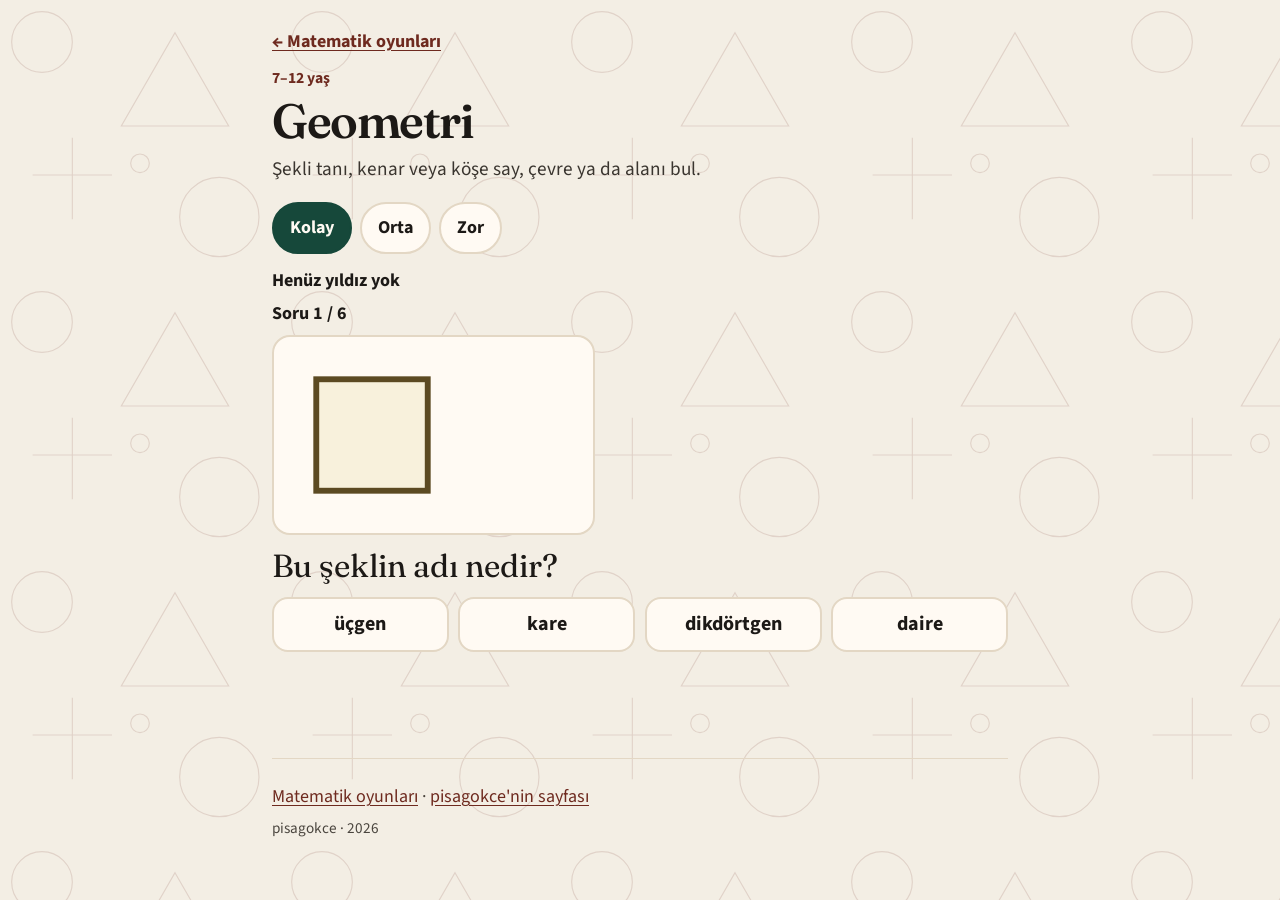
<file: oyunlar/geometri.html>
<!DOCTYPE html>
<html lang="tr">
<head>
  <meta charset="utf-8">
  <meta name="viewport" content="width=device-width, initial-scale=1">
  <meta name="description" content="Şekil, kenar, çevre ve alan.">
  <meta name="theme-color" content="#f3eee4">
  <meta name="color-scheme" content="light">
  <title>Geometri · Matematik oyunları</title>
  <link rel="icon" href="../favicon.svg" type="image/svg+xml">
  <link rel="preconnect" href="https://fonts.googleapis.com">
  <link rel="preconnect" href="https://fonts.gstatic.com" crossorigin>
  <link href="https://fonts.googleapis.com/css2?family=Fraunces:ital,opsz,wght@0,9..144,600;1,9..144,500&family=Source+Sans+3:ital,wght@0,400;0,600;0,700;1,400&display=swap" rel="stylesheet">
  <link rel="stylesheet" href="../styles.css">
  <link rel="stylesheet" href="sayfa.css">
</head>
<body data-oyun="geometri">
  <a class="skip" href="#icerik">İçeriğe geç</a>
  <div class="wrap">
    <header class="page-intro">
      <a class="back" href="index.html">← Matematik oyunları</a>
      <p class="kicker">7–12 yaş</p>
      <h1>Geometri</h1>
      <p class="lead">Şekli tanı, kenar veya köşe say, çevre ya da alanı bul.</p>
    </header>
    <main id="icerik">
      <noscript><p>Bu oyun için JavaScript açık olmalı. Başka bir şey indirmen gerekmez.</p></noscript>
      <div class="level" role="group" aria-label="Zorluk">
        <button type="button" class="chip" data-level="kolay" aria-pressed="true">Kolay</button>
        <button type="button" class="chip" data-level="orta" aria-pressed="false">Orta</button>
        <button type="button" class="chip" data-level="zor" aria-pressed="false">Zor</button>
      </div>
      <p id="yildiz" class="yildiz" aria-live="polite">Henüz yıldız yok</p>
      <p id="durum" class="durum"></p>
      <div id="sahne" class="sahne"></div>
      <p id="soru" class="prompt"></p>
      <div id="secenekler" class="choices"></div>
      <p id="geri" class="feedback" role="status" aria-live="polite"></p>
      <div class="row-actions">
        <button type="button" id="sonraki" class="btn" hidden>Sonraki</button>
        <button type="button" id="geri-al" class="btn btn-ghost" hidden>Geri al</button>
        <button type="button" id="cozum" class="btn btn-ghost" hidden>Bir çözüm göster</button>
        <button type="button" id="cevap" class="btn btn-ghost" hidden>Cevabı göster</button>
        <button type="button" id="yeniden" class="btn btn-ghost" hidden>Yeniden oyna</button>
      </div>
      <ol id="adimlar" class="steps" hidden></ol>
      <p id="storage-note" hidden>Yıldızlar bu tarayıcıda kaydedilemedi.</p>
    </main>
    <footer>
      <p><a href="index.html">Matematik oyunları</a> · <a href="../index.html">pisagokce'nin sayfası</a></p>
      <p class="fine">pisagokce · 2026</p>
    </footer>
  </div>
  <script src="etkinlik.js"></script>
  <script src="oyna.js"></script>
</body>
</html>
</file>
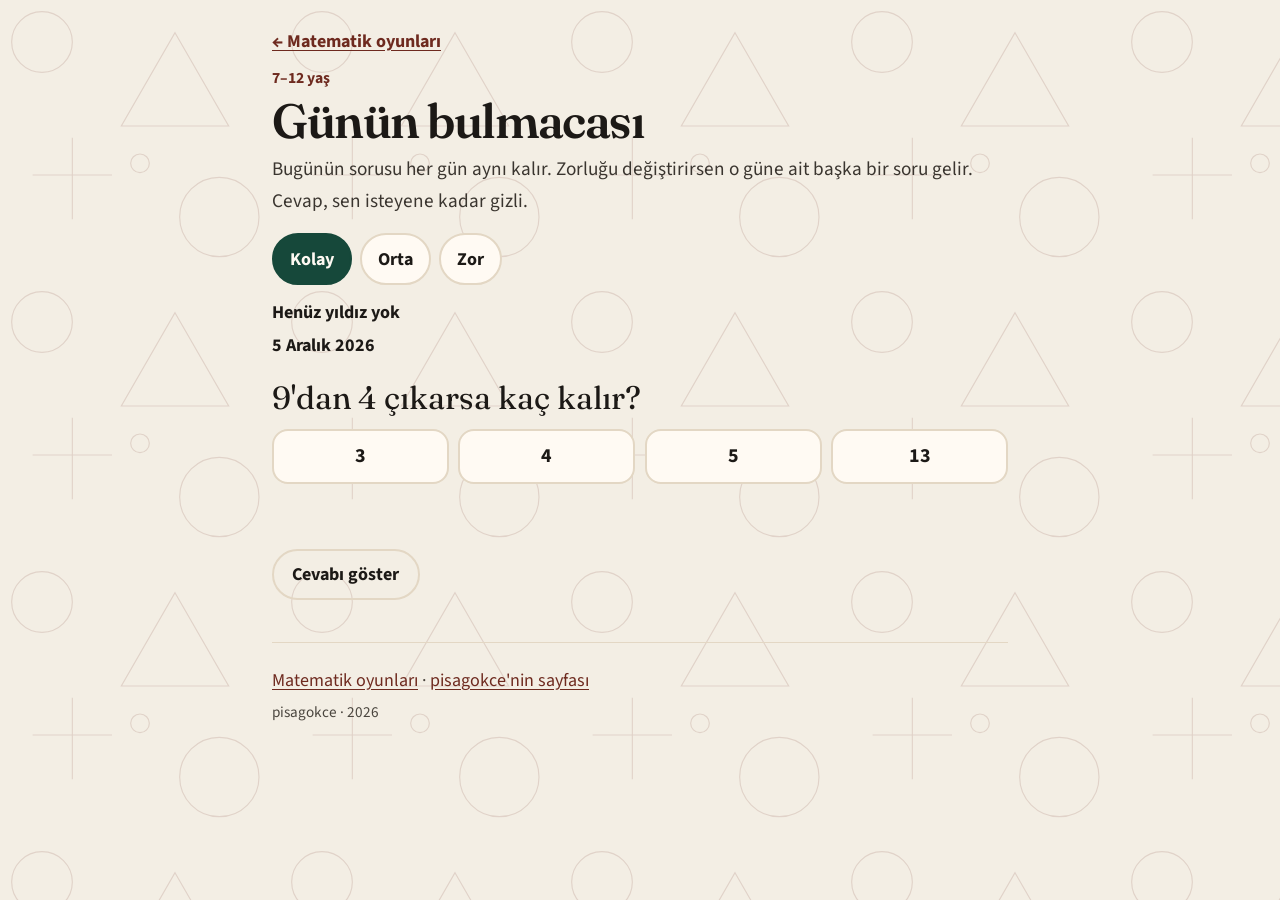
<file: oyunlar/gunun.html>
<!DOCTYPE html>
<html lang="tr">
<head>
  <meta charset="utf-8">
  <meta name="viewport" content="width=device-width, initial-scale=1">
  <meta name="description" content="Günün matematik bulmacası.">
  <meta name="theme-color" content="#f3eee4">
  <meta name="color-scheme" content="light">
  <title>Günün bulmacası · Matematik oyunları</title>
  <link rel="icon" href="../favicon.svg" type="image/svg+xml">
  <link rel="preconnect" href="https://fonts.googleapis.com">
  <link rel="preconnect" href="https://fonts.gstatic.com" crossorigin>
  <link href="https://fonts.googleapis.com/css2?family=Fraunces:ital,opsz,wght@0,9..144,600;1,9..144,500&family=Source+Sans+3:ital,wght@0,400;0,600;0,700;1,400&display=swap" rel="stylesheet">
  <link rel="stylesheet" href="../styles.css">
  <link rel="stylesheet" href="sayfa.css">
</head>
<body data-oyun="gunun">
  <a class="skip" href="#icerik">İçeriğe geç</a>
  <div class="wrap">
    <header class="page-intro">
      <a class="back" href="index.html">← Matematik oyunları</a>
      <p class="kicker">7–12 yaş</p>
      <h1>Günün bulmacası</h1>
      <p class="lead">Bugünün sorusu her gün aynı kalır. Zorluğu değiştirirsen o güne ait başka bir soru gelir. Cevap, sen isteyene kadar gizli.</p>
    </header>
    <main id="icerik">
      <noscript><p>Bu oyun için JavaScript açık olmalı. Başka bir şey indirmen gerekmez.</p></noscript>
      <div class="level" role="group" aria-label="Zorluk">
        <button type="button" class="chip" data-level="kolay" aria-pressed="true">Kolay</button>
        <button type="button" class="chip" data-level="orta" aria-pressed="false">Orta</button>
        <button type="button" class="chip" data-level="zor" aria-pressed="false">Zor</button>
      </div>
      <p id="yildiz" class="yildiz" aria-live="polite">Henüz yıldız yok</p>
      <p id="durum" class="durum"></p>
      <div id="sahne" class="sahne"></div>
      <p id="soru" class="prompt"></p>
      <div id="secenekler" class="choices"></div>
      <p id="geri" class="feedback" role="status" aria-live="polite"></p>
      <div class="row-actions">
        <button type="button" id="sonraki" class="btn" hidden>Sonraki</button>
        <button type="button" id="geri-al" class="btn btn-ghost" hidden>Geri al</button>
        <button type="button" id="cozum" class="btn btn-ghost" hidden>Bir çözüm göster</button>
        <button type="button" id="cevap" class="btn btn-ghost" hidden>Cevabı göster</button>
        <button type="button" id="yeniden" class="btn btn-ghost" hidden>Yeniden oyna</button>
      </div>
      <ol id="adimlar" class="steps" hidden></ol>
      <p id="storage-note" hidden>Yıldızlar bu tarayıcıda kaydedilemedi.</p>
    </main>
    <footer>
      <p><a href="index.html">Matematik oyunları</a> · <a href="../index.html">pisagokce'nin sayfası</a></p>
      <p class="fine">pisagokce · 2026</p>
    </footer>
  </div>
  <script src="etkinlik.js"></script>
  <script src="oyna.js"></script>
</body>
</html>
</file>
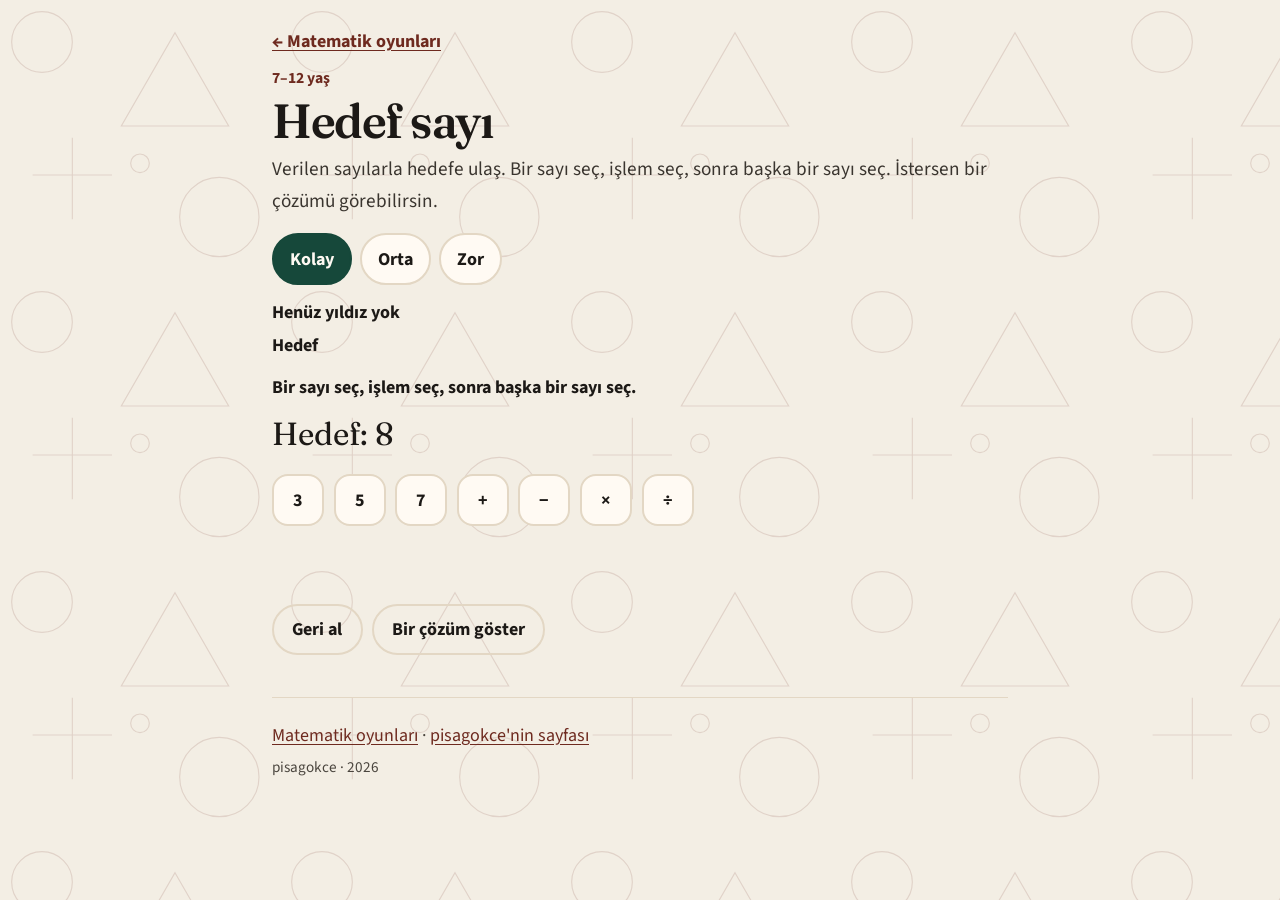
<file: oyunlar/hedef.html>
<!DOCTYPE html>
<html lang="tr">
<head>
  <meta charset="utf-8">
  <meta name="viewport" content="width=device-width, initial-scale=1">
  <meta name="description" content="Hedef sayı bulmacası. Toplama, çıkarma, çarpma ve bölme.">
  <meta name="theme-color" content="#f3eee4">
  <meta name="color-scheme" content="light">
  <title>Hedef sayı · Matematik oyunları</title>
  <link rel="icon" href="../favicon.svg" type="image/svg+xml">
  <link rel="preconnect" href="https://fonts.googleapis.com">
  <link rel="preconnect" href="https://fonts.gstatic.com" crossorigin>
  <link href="https://fonts.googleapis.com/css2?family=Fraunces:ital,opsz,wght@0,9..144,600;1,9..144,500&family=Source+Sans+3:ital,wght@0,400;0,600;0,700;1,400&display=swap" rel="stylesheet">
  <link rel="stylesheet" href="../styles.css">
  <link rel="stylesheet" href="sayfa.css">
</head>
<body data-oyun="hedef">
  <a class="skip" href="#icerik">İçeriğe geç</a>
  <div class="wrap">
    <header class="page-intro">
      <a class="back" href="index.html">← Matematik oyunları</a>
      <p class="kicker">7–12 yaş</p>
      <h1>Hedef sayı</h1>
      <p class="lead">Verilen sayılarla hedefe ulaş. Bir sayı seç, işlem seç, sonra başka bir sayı seç. İstersen bir çözümü görebilirsin.</p>
    </header>
    <main id="icerik">
      <noscript><p>Bu oyun için JavaScript açık olmalı. Başka bir şey indirmen gerekmez.</p></noscript>
      <div class="level" role="group" aria-label="Zorluk">
        <button type="button" class="chip" data-level="kolay" aria-pressed="true">Kolay</button>
        <button type="button" class="chip" data-level="orta" aria-pressed="false">Orta</button>
        <button type="button" class="chip" data-level="zor" aria-pressed="false">Zor</button>
      </div>
      <p id="yildiz" class="yildiz" aria-live="polite">Henüz yıldız yok</p>
      <p id="durum" class="durum"></p>
      <div id="sahne" class="sahne"></div>
      <p id="soru" class="prompt"></p>
      <div id="secenekler" class="choices"></div>
      <p id="geri" class="feedback" role="status" aria-live="polite"></p>
      <div class="row-actions">
        <button type="button" id="sonraki" class="btn" hidden>Sonraki</button>
        <button type="button" id="geri-al" class="btn btn-ghost" hidden>Geri al</button>
        <button type="button" id="cozum" class="btn btn-ghost" hidden>Bir çözüm göster</button>
        <button type="button" id="cevap" class="btn btn-ghost" hidden>Cevabı göster</button>
        <button type="button" id="yeniden" class="btn btn-ghost" hidden>Yeniden oyna</button>
      </div>
      <ol id="adimlar" class="steps" hidden></ol>
      <p id="storage-note" hidden>Yıldızlar bu tarayıcıda kaydedilemedi.</p>
    </main>
    <footer>
      <p><a href="index.html">Matematik oyunları</a> · <a href="../index.html">pisagokce'nin sayfası</a></p>
      <p class="fine">pisagokce · 2026</p>
    </footer>
  </div>
  <script src="etkinlik.js"></script>
  <script src="oyna.js"></script>
</body>
</html>
</file>
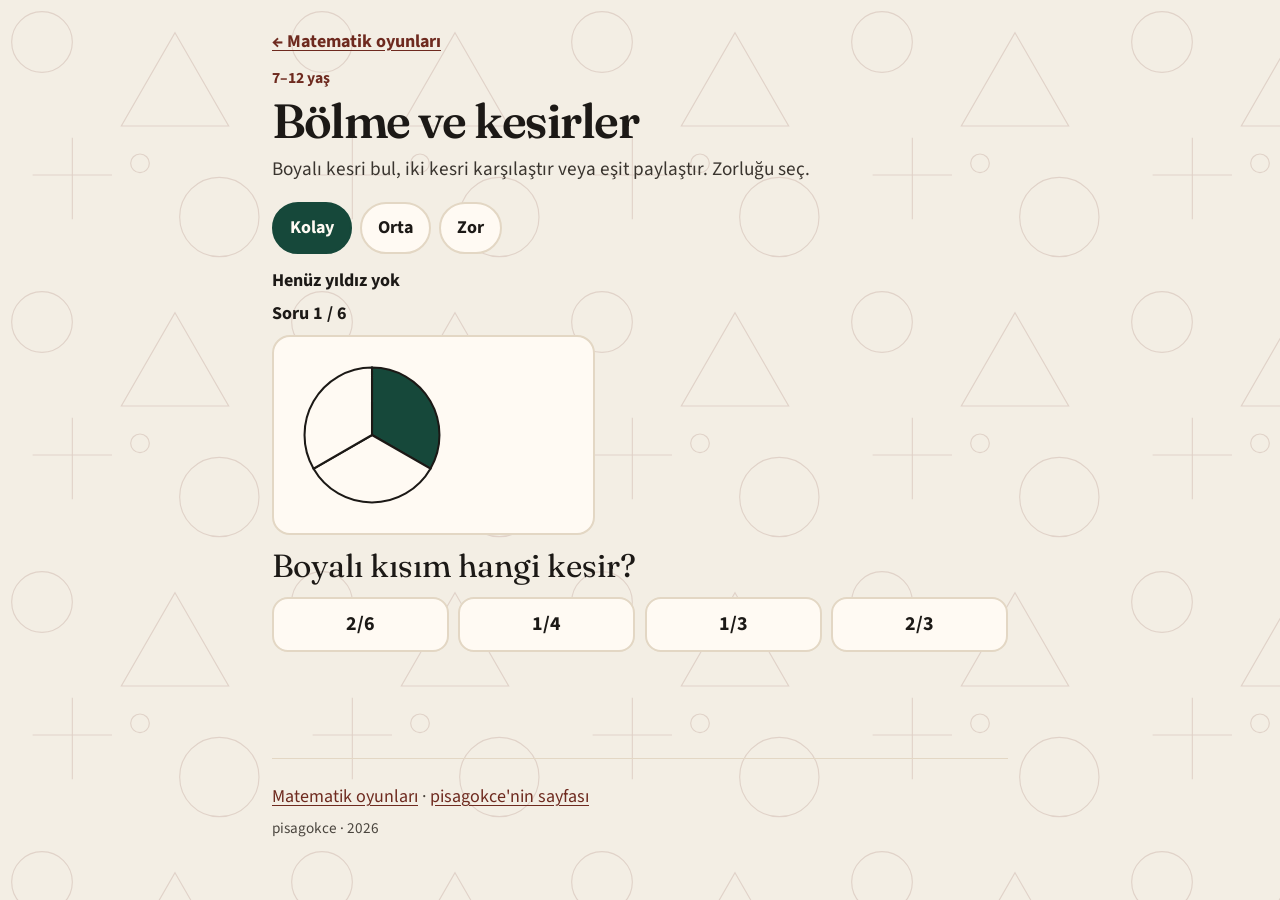
<file: oyunlar/kesir.html>
<!DOCTYPE html>
<html lang="tr">
<head>
  <meta charset="utf-8">
  <meta name="viewport" content="width=device-width, initial-scale=1">
  <meta name="description" content="Kesir ve bölme alıştırması. Pizza, çubuk ve gruplar.">
  <meta name="theme-color" content="#f3eee4">
  <meta name="color-scheme" content="light">
  <title>Bölme ve kesirler · Matematik oyunları</title>
  <link rel="icon" href="../favicon.svg" type="image/svg+xml">
  <link rel="preconnect" href="https://fonts.googleapis.com">
  <link rel="preconnect" href="https://fonts.gstatic.com" crossorigin>
  <link href="https://fonts.googleapis.com/css2?family=Fraunces:ital,opsz,wght@0,9..144,600;1,9..144,500&family=Source+Sans+3:ital,wght@0,400;0,600;0,700;1,400&display=swap" rel="stylesheet">
  <link rel="stylesheet" href="../styles.css">
  <link rel="stylesheet" href="sayfa.css">
</head>
<body data-oyun="kesir">
  <a class="skip" href="#icerik">İçeriğe geç</a>
  <div class="wrap">
    <header class="page-intro">
      <a class="back" href="index.html">← Matematik oyunları</a>
      <p class="kicker">7–12 yaş</p>
      <h1>Bölme ve kesirler</h1>
      <p class="lead">Boyalı kesri bul, iki kesri karşılaştır veya eşit paylaştır. Zorluğu seç.</p>
    </header>
    <main id="icerik">
      <noscript><p>Bu oyun için JavaScript açık olmalı. Başka bir şey indirmen gerekmez.</p></noscript>
      <div class="level" role="group" aria-label="Zorluk">
        <button type="button" class="chip" data-level="kolay" aria-pressed="true">Kolay</button>
        <button type="button" class="chip" data-level="orta" aria-pressed="false">Orta</button>
        <button type="button" class="chip" data-level="zor" aria-pressed="false">Zor</button>
      </div>
      <p id="yildiz" class="yildiz" aria-live="polite">Henüz yıldız yok</p>
      <p id="durum" class="durum"></p>
      <div id="sahne" class="sahne"></div>
      <p id="soru" class="prompt"></p>
      <div id="secenekler" class="choices"></div>
      <p id="geri" class="feedback" role="status" aria-live="polite"></p>
      <div class="row-actions">
        <button type="button" id="sonraki" class="btn" hidden>Sonraki</button>
        <button type="button" id="geri-al" class="btn btn-ghost" hidden>Geri al</button>
        <button type="button" id="cozum" class="btn btn-ghost" hidden>Bir çözüm göster</button>
        <button type="button" id="cevap" class="btn btn-ghost" hidden>Cevabı göster</button>
        <button type="button" id="yeniden" class="btn btn-ghost" hidden>Yeniden oyna</button>
      </div>
      <ol id="adimlar" class="steps" hidden></ol>
      <p id="storage-note" hidden>Yıldızlar bu tarayıcıda kaydedilemedi.</p>
    </main>
    <footer>
      <p><a href="index.html">Matematik oyunları</a> · <a href="../index.html">pisagokce'nin sayfası</a></p>
      <p class="fine">pisagokce · 2026</p>
    </footer>
  </div>
  <script src="etkinlik.js"></script>
  <script src="oyna.js"></script>
</body>
</html>
</file>
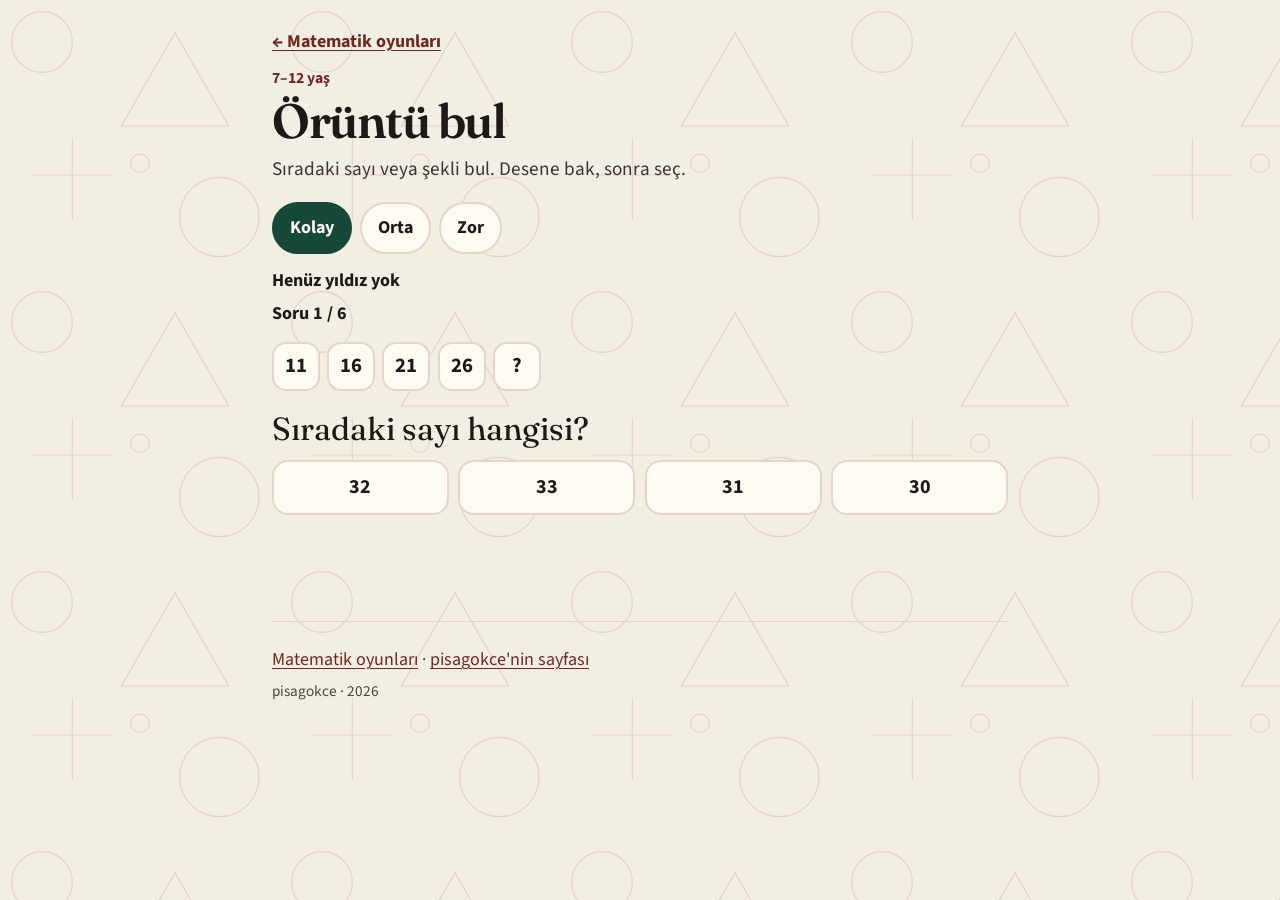
<file: oyunlar/oruntu.html>
<!DOCTYPE html>
<html lang="tr">
<head>
  <meta charset="utf-8">
  <meta name="viewport" content="width=device-width, initial-scale=1">
  <meta name="description" content="Sayı ve şekil örüntüsü.">
  <meta name="theme-color" content="#f3eee4">
  <meta name="color-scheme" content="light">
  <title>Örüntü bul · Matematik oyunları</title>
  <link rel="icon" href="../favicon.svg" type="image/svg+xml">
  <link rel="preconnect" href="https://fonts.googleapis.com">
  <link rel="preconnect" href="https://fonts.gstatic.com" crossorigin>
  <link href="https://fonts.googleapis.com/css2?family=Fraunces:ital,opsz,wght@0,9..144,600;1,9..144,500&family=Source+Sans+3:ital,wght@0,400;0,600;0,700;1,400&display=swap" rel="stylesheet">
  <link rel="stylesheet" href="../styles.css">
  <link rel="stylesheet" href="sayfa.css">
</head>
<body data-oyun="oruntu">
  <a class="skip" href="#icerik">İçeriğe geç</a>
  <div class="wrap">
    <header class="page-intro">
      <a class="back" href="index.html">← Matematik oyunları</a>
      <p class="kicker">7–12 yaş</p>
      <h1>Örüntü bul</h1>
      <p class="lead">Sıradaki sayı veya şekli bul. Desene bak, sonra seç.</p>
    </header>
    <main id="icerik">
      <noscript><p>Bu oyun için JavaScript açık olmalı. Başka bir şey indirmen gerekmez.</p></noscript>
      <div class="level" role="group" aria-label="Zorluk">
        <button type="button" class="chip" data-level="kolay" aria-pressed="true">Kolay</button>
        <button type="button" class="chip" data-level="orta" aria-pressed="false">Orta</button>
        <button type="button" class="chip" data-level="zor" aria-pressed="false">Zor</button>
      </div>
      <p id="yildiz" class="yildiz" aria-live="polite">Henüz yıldız yok</p>
      <p id="durum" class="durum"></p>
      <div id="sahne" class="sahne"></div>
      <p id="soru" class="prompt"></p>
      <div id="secenekler" class="choices"></div>
      <p id="geri" class="feedback" role="status" aria-live="polite"></p>
      <div class="row-actions">
        <button type="button" id="sonraki" class="btn" hidden>Sonraki</button>
        <button type="button" id="geri-al" class="btn btn-ghost" hidden>Geri al</button>
        <button type="button" id="cozum" class="btn btn-ghost" hidden>Bir çözüm göster</button>
        <button type="button" id="cevap" class="btn btn-ghost" hidden>Cevabı göster</button>
        <button type="button" id="yeniden" class="btn btn-ghost" hidden>Yeniden oyna</button>
      </div>
      <ol id="adimlar" class="steps" hidden></ol>
      <p id="storage-note" hidden>Yıldızlar bu tarayıcıda kaydedilemedi.</p>
    </main>
    <footer>
      <p><a href="index.html">Matematik oyunları</a> · <a href="../index.html">pisagokce'nin sayfası</a></p>
      <p class="fine">pisagokce · 2026</p>
    </footer>
  </div>
  <script src="etkinlik.js"></script>
  <script src="oyna.js"></script>
</body>
</html>
</file>
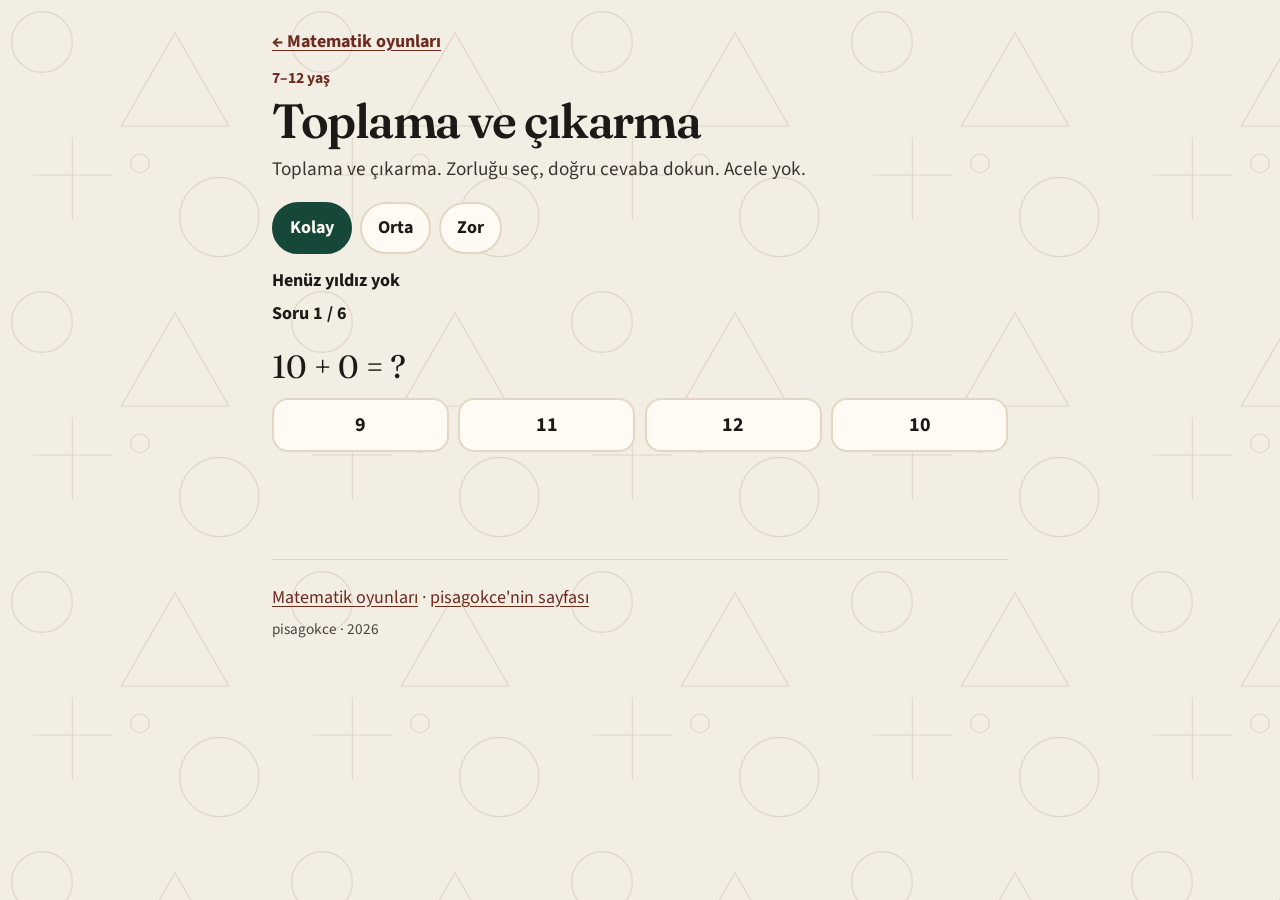
<file: oyunlar/toplama.html>
<!DOCTYPE html>
<html lang="tr">
<head>
  <meta charset="utf-8">
  <meta name="viewport" content="width=device-width, initial-scale=1">
  <meta name="description" content="Toplama ve çıkarma alıştırması. Kolay, orta ve zor.">
  <meta name="theme-color" content="#f3eee4">
  <meta name="color-scheme" content="light">
  <title>Toplama ve çıkarma · Matematik oyunları</title>
  <link rel="icon" href="../favicon.svg" type="image/svg+xml">
  <link rel="preconnect" href="https://fonts.googleapis.com">
  <link rel="preconnect" href="https://fonts.gstatic.com" crossorigin>
  <link href="https://fonts.googleapis.com/css2?family=Fraunces:ital,opsz,wght@0,9..144,600;1,9..144,500&family=Source+Sans+3:ital,wght@0,400;0,600;0,700;1,400&display=swap" rel="stylesheet">
  <link rel="stylesheet" href="../styles.css">
  <link rel="stylesheet" href="sayfa.css">
</head>
<body data-oyun="toplama">
  <a class="skip" href="#icerik">İçeriğe geç</a>
  <div class="wrap">
    <header class="page-intro">
      <a class="back" href="index.html">← Matematik oyunları</a>
      <p class="kicker">7–12 yaş</p>
      <h1>Toplama ve çıkarma</h1>
      <p class="lead">Toplama ve çıkarma. Zorluğu seç, doğru cevaba dokun. Acele yok.</p>
    </header>
    <main id="icerik">
      <noscript><p>Bu oyun için JavaScript açık olmalı. Başka bir şey indirmen gerekmez.</p></noscript>
      <div class="level" role="group" aria-label="Zorluk">
        <button type="button" class="chip" data-level="kolay" aria-pressed="true">Kolay</button>
        <button type="button" class="chip" data-level="orta" aria-pressed="false">Orta</button>
        <button type="button" class="chip" data-level="zor" aria-pressed="false">Zor</button>
      </div>
      <p id="yildiz" class="yildiz" aria-live="polite">Henüz yıldız yok</p>
      <p id="durum" class="durum"></p>
      <div id="sahne" class="sahne"></div>
      <p id="soru" class="prompt"></p>
      <div id="secenekler" class="choices"></div>
      <p id="geri" class="feedback" role="status" aria-live="polite"></p>
      <div class="row-actions">
        <button type="button" id="sonraki" class="btn" hidden>Sonraki</button>
        <button type="button" id="geri-al" class="btn btn-ghost" hidden>Geri al</button>
        <button type="button" id="cozum" class="btn btn-ghost" hidden>Bir çözüm göster</button>
        <button type="button" id="cevap" class="btn btn-ghost" hidden>Cevabı göster</button>
        <button type="button" id="yeniden" class="btn btn-ghost" hidden>Yeniden oyna</button>
      </div>
      <ol id="adimlar" class="steps" hidden></ol>
      <p id="storage-note" hidden>Yıldızlar bu tarayıcıda kaydedilemedi.</p>
    </main>
    <footer>
      <p><a href="index.html">Matematik oyunları</a> · <a href="../index.html">pisagokce'nin sayfası</a></p>
      <p class="fine">pisagokce · 2026</p>
    </footer>
  </div>
  <script src="etkinlik.js"></script>
  <script src="oyna.js"></script>
</body>
</html>
</file>
<file: styles.css>
/* Görünüm bu dosyada. Yazıları değiştirmek için index.html dosyasına bak. */

:root {
  --bg: #f3eee4;
  --card: #fffaf3;
  --ink: #1c1916;
  --ink-soft: #3a352f;
  --muted: #4a453e;
  --line: #e3d7c4;
  --terra: #6e2a1f;
  --palm: #16483a;
  --palm-deep: #0f3329;
  --cream: #fffaf3;
  --gold: #8d6b2f;
  --wash: #f6e4d8;
  --good: #e4f0e8;
  --serif: "Fraunces", "Iowan Old Style", Palatino, "Palatino Linotype", Georgia, serif;
  --sans: "Source Sans 3", "Segoe UI", sans-serif;
}

*,
*::before,
*::after {
  box-sizing: border-box;
}

html {
  scroll-behavior: smooth;
}

body {
  margin: 0;
  background-color: var(--bg);
  background-image: url("motif.svg");
  background-size: 280px;
  color: var(--ink);
  font-family: var(--sans);
  font-size: 1.125rem;
  line-height: 1.65;
  overflow-x: clip;
}

::selection {
  background: #ead3b0;
  color: var(--ink);
}

img,
svg {
  max-width: 100%;
  height: auto;
}

a {
  color: var(--terra);
  text-underline-offset: 0.18em;
}

a:hover {
  color: var(--palm);
}

:focus {
  outline: 3px solid var(--palm);
  outline-offset: 3px;
}

:focus:not(:focus-visible) {
  outline: none;
}

.skip {
  position: absolute;
  left: 0.75rem;
  top: -4rem;
  z-index: 20;
  background: var(--ink);
  color: var(--cream);
  padding: 0.55rem 0.9rem;
  border-radius: 10px;
  text-decoration: none;
}

.skip:focus {
  top: 0.75rem;
}

.wrap {
  width: min(42rem, calc(100% - 2rem));
  margin-inline: auto;
  padding-bottom: 3rem;
}

.kicker,
.section-kicker {
  margin: 0;
  color: var(--terra);
  font-weight: 700;
  font-size: 0.98rem;
}

.hero {
  padding: 1.25rem 0 0.5rem;
}

.nav {
  display: flex;
  flex-wrap: wrap;
  gap: 0.35rem 0.85rem;
  align-items: center;
  margin: 0 0 1.35rem;
}

.nav a {
  color: var(--ink);
  min-height: 44px;
  display: inline-flex;
  align-items: center;
  text-decoration-thickness: 1px;
}

.nav a.nav-cta {
  color: var(--cream);
  background: var(--palm);
  text-decoration: none;
  font-weight: 700;
  padding: 0.35rem 0.95rem;
  border-radius: 999px;
}

.nav a.nav-cta:hover {
  color: var(--cream);
  background: var(--palm-deep);
}

.sayfa h1 {
  font-size: clamp(1.9rem, 5.6vw, 3.05rem);
}

.alt-nav {
  display: flex;
  flex-wrap: wrap;
  gap: 0.2rem 0.85rem;
  margin: 0.2rem 0 0.4rem;
}

.alt-nav a {
  display: inline-flex;
  align-items: center;
  min-height: 44px;
  color: var(--ink);
  font-weight: 700;
}

.uyari {
  margin: 1rem 0 0;
  padding: 0.9rem 1rem;
  background: #f8f1dc;
  border: 1px solid var(--line);
  border-radius: 16px;
  color: var(--ink);
}

.konu-grid {
  list-style: none;
  margin: 0.6rem 0 0;
  padding: 0;
  display: grid;
  gap: 0.75rem;
}

.konu {
  background: var(--card);
  border: 1px solid var(--line);
  border-radius: 18px;
  padding: 0.95rem 1rem 1rem;
}

.konu h3 {
  margin-bottom: 0.35rem;
}

.konu-genis {
  grid-column: 1 / -1;
}

.konu p,
.konu li {
  color: var(--ink-soft);
}

.konu ul,
.adimlar {
  margin: 0.35rem 0 0;
  padding-left: 1.15rem;
}

.konu li,
.adimlar li {
  margin: 0.28rem 0;
}

.guncel {
  margin: 0.35rem 0 0;
  color: var(--ink);
  font-weight: 700;
}

.hak {
  margin: 0.2rem 0 0;
}

.hak > div {
  padding: 0.55rem 0;
  border-top: 1px solid var(--line);
}

.hak dt {
  color: var(--ink);
  font-weight: 700;
}

.hak dd {
  margin: 0.2rem 0 0;
}

.cetvel {
  margin-top: 0.7rem;
  max-width: 100%;
}

.cetvel table {
  width: 100%;
  border-collapse: collapse;
  background: var(--card);
  color: var(--ink);
}

.cetvel caption {
  margin-bottom: 0.45rem;
  text-align: left;
  font-weight: 700;
  color: var(--ink);
}

.cetvel th,
.cetvel td {
  padding: 0.55rem 0.65rem;
  border: 1px solid var(--line);
  text-align: left;
  vertical-align: top;
}

.cetvel th {
  background: #f8f1dc;
  color: var(--ink);
}

.yolculuk {
  list-style: none;
  margin: 0.7rem 0 0;
  padding: 0;
  counter-reset: adim;
}

.yolculuk li {
  position: relative;
  margin: 0;
  padding: 0 0 1.15rem 3.4rem;
  color: var(--ink-soft);
}

.yolculuk li::before {
  content: counter(adim);
  counter-increment: adim;
  position: absolute;
  left: 0;
  top: 0;
  width: 2.4rem;
  height: 2.4rem;
  display: grid;
  place-items: center;
  border-radius: 50%;
  background: var(--palm);
  color: var(--cream);
  font-weight: 700;
}

.yolculuk li::after {
  content: "";
  position: absolute;
  left: 1.15rem;
  top: 2.5rem;
  bottom: 0.15rem;
  width: 2px;
  background: var(--line);
}

.yolculuk li:last-child::after {
  content: none;
}

.yolculuk strong {
  color: var(--ink);
}

.sss {
  display: grid;
  gap: 0.55rem;
  margin-top: 0.7rem;
}

.sss details {
  background: var(--card);
  border: 1px solid var(--line);
  border-radius: 16px;
  padding: 0.15rem 0.95rem;
}

.sss summary {
  display: flex;
  align-items: center;
  min-height: 48px;
  color: var(--ink);
  font-weight: 700;
  cursor: pointer;
}

.sss details p {
  margin: 0 0 0.85rem;
}

.kaynaklar {
  margin: 0.5rem 0 0;
  padding-left: 1.15rem;
}

.kaynaklar li {
  margin: 0.4rem 0;
}

.kapi-grid {
  display: grid;
  gap: 0.8rem;
}

.kapi {
  background: #e7f2ec;
  border-radius: 24px;
  padding: 1.25rem 1.2rem 1.35rem;
}

.kapi-iletisim {
  background: #f8ebe3;
}

.kapi h2 {
  margin-bottom: 0.35rem;
}

.kapi p {
  margin: 0 0 1rem;
  color: var(--ink-soft);
}

html.buyuk-yazi {
  font-size: 125%;
}

.hero-top {
  display: flex;
  flex-direction: column;
  gap: 0.85rem;
  margin-bottom: 1rem;
}

.seal {
  position: relative;
  width: 6.25rem;
  height: 6.25rem;
  color: var(--terra);
  display: grid;
  place-items: center;
  flex: none;
}

.seal svg {
  position: absolute;
  inset: 0;
  width: 100%;
  height: 100%;
}

.seal-letter {
  position: relative;
  font-family: var(--serif);
  font-size: 2.35rem;
  line-height: 1;
}

.portre {
  width: 6.5rem;
  height: 6.5rem;
  object-fit: cover;
  border-radius: 50%;
  border: 3px solid var(--cream);
  box-shadow: 0 0 0 1.5px var(--line);
}

h1,
h2,
h3 {
  font-family: var(--serif);
  font-weight: 600;
  line-height: 1.12;
  text-wrap: balance;
}

h1 {
  margin: 0.15rem 0 0.35rem;
  font-size: clamp(2.5rem, 8vw, 4.15rem);
  letter-spacing: -0.03em;
}

h1 em {
  font-style: italic;
  font-weight: 500;
  color: var(--terra);
}

h2 {
  margin: 0 0 0.75rem;
  font-size: clamp(1.75rem, 4vw, 2.25rem);
}

h3 {
  margin: 0 0 0.3rem;
  font-size: 1.35rem;
}

.idx {
  display: block;
  margin-bottom: 0.2rem;
  color: var(--terra);
  font-size: 0.82rem;
  letter-spacing: 0.08em;
  font-variant-numeric: tabular-nums;
}

.fullname {
  margin: 0;
  font-weight: 700;
}

.roles {
  margin: 0.15rem 0 0;
  color: var(--muted);
}

.lead {
  font-size: 1.2rem;
  color: var(--ink-soft);
  margin: 0.4rem 0 1rem;
}

.yol {
  display: flex;
  align-items: center;
  gap: 0.7rem;
  font-family: var(--serif);
  font-size: 1.15rem;
}

.yol-cizgi {
  flex: 1;
  max-width: 9rem;
  height: 2px;
  background: linear-gradient(90deg, var(--terra), var(--gold), var(--palm));
}

.yol-alt {
  margin: 0.35rem 0 0;
  color: var(--muted);
  font-size: 0.98rem;
}

main section {
  margin-top: 2.4rem;
}

.section-kicker {
  margin-top: -0.35rem;
  margin-bottom: 1rem;
}

.ilgi-grid {
  list-style: none;
  margin: 0.4rem 0 0;
  padding: 0;
  display: grid;
  gap: 0.75rem;
}

.ilgi-grid li {
  background: var(--card);
  border: 1px solid var(--line);
  border-radius: 18px;
  padding: 0.9rem 1rem 1rem;
}

.ilgi-grid h3 {
  margin: 0 0 0.2rem;
}

.ilgi-grid p {
  margin: 0;
  color: var(--ink-soft);
}

.mark {
  display: grid;
  place-items: center;
  width: 1.8rem;
  height: 1.8rem;
  margin-bottom: 0.45rem;
  color: var(--terra);
  font-family: var(--serif);
  font-size: 1.35rem;
  line-height: 1;
}

.mark svg {
  width: 1.7rem;
  height: 1.7rem;
  display: block;
}

.mark-letters {
  width: auto;
  font-size: 1.15rem;
  letter-spacing: -0.03em;
}

hr.soft {
  border: 0;
  height: 2px;
  width: 4.5rem;
  margin: 2.2rem 0 0;
  background: linear-gradient(90deg, var(--terra), var(--gold), var(--palm));
}

.play {
  background: var(--palm);
  color: var(--cream);
  border-radius: 24px;
  padding: 1.35rem 1.25rem 1.45rem;
  display: grid;
  gap: 1rem;
}

.play .kicker,
.play h2,
.play p {
  color: var(--cream);
}

.play .kicker {
  color: #f6e2c4;
}

.play p {
  margin: 0.35rem 0 1rem;
}

.play .btn {
  background: var(--cream);
  color: var(--palm-deep);
}

.play .btn:hover {
  background: #fff;
  color: var(--palm-deep);
}

.play-dots {
  display: grid;
  grid-template-columns: repeat(4, 0.85rem);
  gap: 0.45rem;
  align-content: center;
  justify-content: start;
  padding: 0.35rem;
  border: 1.5px solid rgba(255, 250, 243, 0.55);
  border-radius: 14px;
  width: max-content;
  height: max-content;
}

.play-dots span {
  width: 0.85rem;
  height: 0.85rem;
  border-radius: 50%;
  background: var(--cream);
}

.btn,
button,
input {
  font: inherit;
}

.btn {
  display: inline-flex;
  align-items: center;
  justify-content: center;
  min-height: 48px;
  padding: 0.55rem 1.15rem;
  border-radius: 999px;
  border: 2px solid transparent;
  background: var(--palm);
  color: var(--cream);
  text-decoration: none;
  font-weight: 700;
  cursor: pointer;
  touch-action: manipulation;
}

.btn:hover {
  background: var(--palm-deep);
  color: var(--cream);
}

.btn-ghost {
  background: transparent;
  color: var(--ink);
  border-color: var(--line);
}

.btn-ghost:hover {
  background: var(--card);
  color: var(--ink);
}

footer {
  margin-top: 2.6rem;
  padding-top: 1.2rem;
  border-top: 1px solid var(--line);
  color: var(--muted);
}

footer p {
  margin: 0.25rem 0;
}

.footer-name {
  font-family: var(--serif);
  color: var(--ink);
  font-size: 1.25rem;
}

.fine {
  font-size: 0.95rem;
}

.term-list,
.plain-list {
  margin: 0.8rem 0 0;
  padding: 0;
  list-style: none;
}

.term-list li,
.plain-list li {
  background: var(--card);
  border: 1px solid var(--line);
  border-radius: 16px;
  padding: 0.75rem 0.9rem;
  margin: 0 0 0.6rem;
}

.term-list p {
  margin: 0.2rem 0;
}

.plain-list li {
  padding-left: 0.95rem;
}

.tag {
  display: inline-block;
  min-width: 4.2rem;
  margin-right: 0.45rem;
  font-size: 0.92rem;
  font-weight: 700;
  color: var(--muted);
}

.tag-yes {
  color: var(--palm-deep);
}

.sr-only {
  position: absolute;
  width: 1px;
  height: 1px;
  padding: 0;
  margin: -1px;
  overflow: hidden;
  clip: rect(0, 0, 0, 0);
  white-space: nowrap;
  border: 0;
}

@media (min-width: 560px) {
  .ilgi-grid {
    grid-template-columns: 1fr 1fr;
  }
}

@media (min-width: 680px) {
  .hero-top {
    flex-direction: row;
    align-items: center;
    gap: 1.2rem;
  }

  .play {
    grid-template-columns: 1fr auto;
    align-items: center;
    padding: 1.5rem 1.4rem;
  }

  .kapi-grid,
  .konu-grid {
    grid-template-columns: 1fr 1fr;
  }
}

@media (max-width: 679px) {
  .cetvel thead {
    position: absolute;
    width: 1px;
    height: 1px;
    overflow: hidden;
    clip: rect(0 0 0 0);
  }

  .cetvel table,
  .cetvel tbody,
  .cetvel tr,
  .cetvel td {
    display: block;
    width: auto;
  }

  .cetvel tr {
    margin: 0 0 0.7rem;
    padding: 0.35rem 0.75rem 0.65rem;
    background: var(--card);
    border: 1px solid var(--line);
    border-radius: 16px;
  }

  .cetvel td {
    padding: 0.35rem 0;
    border: 0;
  }

  .cetvel td::before {
    content: attr(data-etiket);
    display: block;
    margin-bottom: 0.12rem;
    color: var(--ink);
    font-weight: 700;
  }
}

@media (prefers-reduced-motion: reduce) {
  html {
    scroll-behavior: auto;
  }

  *,
  *::before,
  *::after {
    animation: none !important;
    transition: none !important;
  }
}

@media (forced-colors: active) {
  .nav-cta,
  .btn,
  .play,
  .kapi,
  .uyari,
  .konu,
  .cetvel tr,
  .sss details,
  .yolculuk li::before {
    border: 1px solid ButtonText;
  }
}
</file>
<file: oyunlar/hub.css>
/* Matematik oyunları hub'ı. Yazılar koyu, zemin açık renkli kalır. */

.wrap {
  width: min(68rem, calc(100% - 1.5rem));
}

.page-intro {
  padding-top: 1.1rem;
}

.page-intro h1 {
  font-size: clamp(2.1rem, 6vw, 3.3rem);
}

.back {
  display: inline-flex;
  align-items: center;
  min-height: 48px;
  font-weight: 700;
}

.hub-grid {
  display: grid;
  gap: 0.8rem;
  margin: 1rem 0 0.4rem;
  padding: 0;
  list-style: none;
}

.hub-grid > li {
  display: flex;
  min-width: 0;
}

.hub-card {
  display: flex;
  flex-direction: column;
  align-items: flex-start;
  gap: 0.2rem;
  flex: 1;
  min-height: 11rem;
  padding: 1rem 1.05rem 0.95rem;
  border-radius: 22px;
  border: 2px solid transparent;
  text-decoration: none;
  color: var(--ink);
  background: #f8ebe3;
}

.hub-card:hover {
  border-color: var(--palm);
  color: var(--ink);
}

.hub-mark {
  width: 3rem;
  height: 3rem;
  display: grid;
  place-items: center;
  border-radius: 14px;
  background: var(--cream);
  color: var(--palm-deep);
  font-family: var(--serif);
  font-size: 1.45rem;
  margin-bottom: 0.35rem;
}

.hub-card h2 {
  margin: 0;
  font-size: 1.55rem;
}

.hub-card p {
  margin: 0;
  color: var(--ink-soft);
}

.hub-stars {
  margin-top: auto;
  padding-top: 0.7rem;
  font-weight: 700;
  color: var(--ink);
}

.tint-carpim { background: #f8ebe3; }
.tint-toplama { background: #e7f2ec; }
.tint-kesir { background: #f8f1dc; }
.tint-hedef { background: #efe7f6; }
.tint-oruntu { background: #e5eef8; }
.tint-geometri { background: #fde8e4; }
.tint-gunun { background: #fff6ea; }

@media (min-width: 720px) {
  .hub-grid {
    grid-template-columns: 1fr 1fr;
  }
}

@media (min-width: 980px) {
  .hub-grid {
    grid-template-columns: 1fr 1fr 1fr;
  }
}

@media (forced-colors: active) {
  .hub-card {
    border: 1px solid ButtonText;
  }
}
</file>
<file: saglik/saglik.css>
/* Nefes dairesi. Hareket, azaltılmış hareket tercihine saygı duyar. */

.nefes {
  margin-top: 0.8rem;
  background: var(--card);
  border: 1px solid var(--line);
  border-radius: 20px;
  padding: 1rem 1rem 1.1rem;
}

.nefes-sahne {
  display: grid;
  place-items: center;
  min-height: 12rem;
  margin: 0.4rem 0 0.6rem;
}

.nefes-daire {
  width: 8.5rem;
  height: 8.5rem;
  border-radius: 50%;
  background: #e7f2ec;
  border: 3px solid var(--palm);
  transform: scale(0.72);
}

.nefes-daire.calisiyor {
  animation: nefes-dongu 8s ease-in-out infinite;
}

@keyframes nefes-dongu {
  0%,
  100% {
    transform: scale(0.72);
  }
  50% {
    transform: scale(1);
  }
}

.nefes-yazi {
  margin: 0 0 0.8rem;
  font-family: var(--serif);
  font-size: 1.45rem;
  text-align: center;
}

.nefes .btn {
  width: 100%;
}

@media (min-width: 560px) {
  .nefes .btn {
    width: auto;
  }
}
</file>
<file: oyunlar/oyun.css>
/* Oyun sayfasının görünümü. Ortak renkler styles.css içindedir. */

.wrap {
  width: min(72rem, calc(100% - 1.5rem));
  min-width: 0;
}

.page-intro {
  padding-top: 1.1rem;
}

.page-intro h1 {
  font-size: clamp(2rem, 6vw, 3.15rem);
}

.back {
  display: inline-flex;
  align-items: center;
  min-height: 44px;
  font-weight: 700;
}

.game-nav {
  position: sticky;
  top: 0;
  z-index: 5;
  display: flex;
  flex-wrap: wrap;
  gap: 0.45rem;
  margin: 0.4rem -0.25rem 0.6rem;
  padding: 0.45rem 0.25rem;
  background: #f3eee4;
}

.game-nav a {
  display: inline-flex;
  align-items: center;
  justify-content: center;
  min-height: 48px;
  padding: 0.35rem 0.95rem;
  border-radius: 999px;
  background: var(--card);
  color: var(--ink);
  text-decoration: none;
  font-weight: 700;
  border: 2px solid var(--line);
}

.game-nav a:hover {
  border-color: var(--palm);
  color: var(--palm);
}

main section {
  scroll-margin-top: 4.5rem;
}

.scores {
  display: grid;
  gap: 0.6rem;
  margin: 0.8rem 0 1rem;
  padding: 0;
}

.scores div {
  background: var(--card);
  border: 1px solid var(--line);
  border-radius: 16px;
  padding: 0.75rem 0.85rem;
}

.scores dt {
  color: var(--muted);
  font-size: 0.95rem;
}

.scores dd {
  margin: 0.15rem 0 0;
  font-weight: 700;
}

.table-layout {
  display: flex;
  flex-direction: column;
  gap: 0.75rem;
  min-width: 0;
  max-width: 100%;
}

.viz-col {
  display: contents;
}

.eqbar {
  margin: 0;
  background: var(--card);
  border: 1px solid var(--line);
  border-radius: 14px;
  padding: 0.55rem 0.9rem;
  font-family: var(--serif);
  font-size: clamp(1.6rem, 5vw, 2.1rem);
  line-height: 1.15;
}

.viz {
  background: var(--card);
  border: 1px solid var(--line);
  border-radius: 18px;
  padding: 0.9rem 1rem 1rem;
}

.viz p {
  margin: 0.35rem 0;
}

.dots {
  --cols: 4;
  display: grid;
  grid-template-columns: repeat(var(--cols), minmax(0, 1fr));
  gap: 4px;
  width: min(100%, max(4.5rem, calc(var(--cols) * 1.15rem)));
  margin: 0.6rem 0;
  padding: 0.55rem;
  border: 1.5px solid var(--palm);
  border-radius: 12px;
  background: var(--good);
}

.dot {
  width: 100%;
  aspect-ratio: 1;
  border-radius: 50%;
  background: var(--palm);
}

.ipucu {
  color: var(--ink-soft);
}

.table-scroll {
  width: 100%;
  min-width: 0;
  max-width: 100%;
  overflow: auto;
  overscroll-behavior: contain;
  padding-bottom: 0.35rem;
  max-height: min(32rem, 62vh);
}

.m-table {
  border-collapse: separate;
  border-spacing: 4px;
  margin: 0;
}

.m-table th,
.m-table td {
  padding: 0;
  text-align: center;
}

.m-table th {
  min-width: 48px;
  height: 40px;
  font-family: var(--serif);
  font-weight: 600;
  color: var(--terra);
  background: var(--bg);
}

.m-table thead th {
  position: sticky;
  top: 0;
  z-index: 1;
}

.m-table th[scope="row"] {
  position: sticky;
  left: 0;
  z-index: 2;
}

.m-table thead th:first-child {
  left: 0;
  z-index: 3;
}

.m-table th.is-line {
  background: var(--wash);
}

.m-table button {
  width: 48px;
  height: 48px;
  border-radius: 10px;
  border: 1px solid var(--line);
  background: var(--card);
  color: var(--ink);
  font-weight: 700;
  font-size: 0.95rem;
  padding: 0;
  cursor: pointer;
  touch-action: manipulation;
}

.m-table td.is-line button {
  background: var(--wash);
}

.m-table td.is-selected button {
  background: var(--terra);
  color: var(--cream);
  border-color: var(--terra);
}

.scroll-hint {
  display: inline;
}

fieldset {
  border: 1px solid var(--line);
  border-radius: 18px;
  margin: 0 0 0.85rem;
  padding: 0.75rem 0.85rem 0.95rem;
  background: var(--card);
}

legend {
  font-family: var(--serif);
  font-size: 1.15rem;
  padding: 0 0.3rem;
}

.factor-grid {
  display: flex;
  flex-wrap: wrap;
  gap: 0.45rem;
  margin: 0.35rem 0 0.55rem;
}

.factor {
  min-width: 48px;
  min-height: 48px;
  border-radius: 12px;
  border: 2px solid var(--line);
  background: var(--bg);
  color: var(--ink);
  font-weight: 700;
  font-size: 1.15rem;
  cursor: pointer;
  touch-action: manipulation;
}

.factor[aria-pressed="true"] {
  background: var(--palm);
  color: var(--cream);
  border-color: var(--palm);
}

.pick {
  display: flex;
  flex-wrap: wrap;
  gap: 0.45rem;
  align-items: center;
}

.pick legend {
  margin-right: 0.35rem;
}

.chip {
  position: relative;
  display: inline-flex;
  align-items: center;
  min-height: 48px;
  padding: 0.3rem 0.9rem;
  border-radius: 999px;
  border: 2px solid var(--line);
  background: var(--bg);
  cursor: pointer;
}

.chip input {
  position: absolute;
  opacity: 0;
  inset: 0;
  margin: 0;
  cursor: pointer;
}

.chip.is-on {
  background: var(--palm);
  color: var(--cream);
  border-color: var(--palm);
}

.chip:focus-within {
  outline: 3px solid var(--ink);
  outline-offset: 3px;
}

.msg {
  color: var(--terra);
  font-weight: 700;
}

.quiz-status {
  display: flex;
  flex-wrap: wrap;
  gap: 0.35rem 1rem;
  font-weight: 700;
}

.quiz-status .is-low {
  color: var(--terra);
}

.question {
  font-family: var(--serif);
  font-size: clamp(2rem, 7vw, 3rem);
  margin: 0.4rem 0 0.8rem;
}

.choices {
  display: grid;
  grid-template-columns: 1fr 1fr;
  gap: 0.6rem;
}

.choice {
  min-height: 72px;
  border-radius: 16px;
  border: 2px solid var(--line);
  background: var(--card);
  color: var(--ink);
  display: flex;
  flex-direction: column;
  align-items: center;
  justify-content: center;
  gap: 0.1rem;
  cursor: pointer;
  touch-action: manipulation;
}

.choice-n {
  font-family: var(--serif);
  font-size: 1.7rem;
  line-height: 1.1;
}

.choice-tag {
  min-height: 1.1rem;
  font-size: 0.85rem;
  font-weight: 700;
}

.choice.is-right {
  background: var(--good);
  border-color: var(--palm);
  color: var(--palm-deep);
}

.choice.is-wrong {
  background: #f8ebe3;
  border-color: var(--terra);
  color: var(--terra);
}

.choice[aria-disabled="true"] {
  cursor: default;
}

.answer-input {
  width: 100%;
  min-height: 64px;
  text-align: center;
  font-family: var(--serif);
  font-size: 2rem;
  border: 2px solid var(--line);
  border-radius: 16px;
  background: var(--card);
  color: var(--ink);
}

.keypad {
  display: grid;
  grid-template-columns: repeat(3, 1fr);
  gap: 0.45rem;
  margin-top: 0.6rem;
}

.key {
  min-height: 56px;
  border-radius: 14px;
  border: 2px solid var(--line);
  background: var(--card);
  color: var(--ink);
  font-size: 1.25rem;
  font-weight: 700;
  cursor: pointer;
  touch-action: manipulation;
}

.key[aria-disabled="true"] {
  cursor: default;
  opacity: 0.55;
}

.feedback {
  margin: 0.9rem 0;
  padding: 0.85rem 0.95rem;
  border-radius: 16px;
  background: var(--card);
  border: 1px solid var(--line);
}

.feedback:empty {
  display: none;
}

.feedback p {
  margin: 0.3rem 0;
}

.fb-title {
  font-weight: 700;
  font-size: 1.2rem;
}

.fb-title.is-good {
  color: var(--palm);
}

.fb-title.is-soft {
  color: var(--terra);
}

.big-eq {
  font-family: var(--serif);
  font-size: 1.6rem;
}

.row-actions {
  display: flex;
  flex-wrap: wrap;
  gap: 0.5rem;
}

#sorular,
#esini-bul {
  max-width: 44rem;
}

.cards {
  display: grid;
  grid-template-columns: repeat(3, minmax(0, 1fr));
  gap: 0.6rem;
  margin: 0.4rem 0 0.9rem;
  max-width: 36rem;
}

.card {
  position: relative;
  aspect-ratio: 1;
  min-height: 4.75rem;
  border-radius: 16px;
  border: 2px solid var(--palm);
  background: var(--palm);
  color: var(--cream);
  padding: 0.45rem 0.35rem 0.4rem;
  display: flex;
  flex-direction: column;
  align-items: center;
  justify-content: center;
  gap: 0.15rem;
  cursor: pointer;
  touch-action: manipulation;
  user-select: none;
}

.card:not(.is-up)::before {
  content: "×";
  font-family: var(--serif);
  font-size: 1.6rem;
}

.card .kind {
  font-size: 0.78rem;
  font-weight: 700;
  letter-spacing: 0.02em;
}

.card .value {
  font-family: var(--serif);
  font-size: clamp(1.05rem, 3.4vw, 1.45rem);
  line-height: 1.15;
}

.card.is-up {
  background: var(--card);
  color: var(--ink);
  border-color: var(--terra);
}

.card.is-matched {
  background: var(--good);
  color: var(--palm-deep);
  border-color: var(--palm);
}

.card.is-matched::after {
  content: "✓";
  position: absolute;
  top: 4px;
  right: 8px;
  font-size: 0.9rem;
  color: var(--palm);
}

.noscript {
  background: var(--card);
  border: 1px solid var(--line);
  border-radius: 12px;
  padding: 0.8rem 1rem;
}

[hidden] {
  display: none !important;
}

@media (min-width: 720px) {
  .scores {
    grid-template-columns: repeat(3, 1fr);
  }

  .cards {
    grid-template-columns: repeat(4, minmax(0, 1fr));
    max-width: 40rem;
  }

  .scroll-hint {
    display: none;
  }
}

@media (min-width: 960px) {
  .table-layout {
    display: grid;
    grid-template-columns: minmax(0, 1fr) minmax(16rem, 22rem);
    gap: 1.25rem;
    align-items: start;
  }

  .viz-col {
    display: block;
    position: sticky;
    top: 4.6rem;
  }

  .eqbar {
    position: static;
  }

  .table-scroll {
    order: -1;
    max-height: none;
  }
}

@media (hover: hover) {
  .factor:hover,
  .choice:hover,
  .key:hover,
  .card:hover,
  .m-table button:hover {
    border-color: var(--palm);
  }

  .factor[aria-pressed="true"]:hover,
  .m-table td.is-selected button:hover {
    border-color: var(--palm-deep);
  }
}

@media (forced-colors: active) {
  .factor,
  .choice,
  .card,
  .key,
  .m-table button,
  .game-nav a {
    border: 1px solid ButtonText;
  }
}
</file>
<file: oyunlar/sayfa.css>
/* Yeni matematik oyunlarının ortak görünümü. */

.wrap {
  width: min(46rem, calc(100% - 1.5rem));
}

.page-intro {
  padding-top: 1.1rem;
}

.page-intro h1 {
  font-size: clamp(2rem, 6vw, 3rem);
}

.back {
  display: inline-flex;
  align-items: center;
  min-height: 48px;
  font-weight: 700;
}

.level {
  display: flex;
  flex-wrap: wrap;
  gap: 0.5rem;
  margin: 0.4rem 0 0.8rem;
}

.chip,
.choice,
.tile,
.op {
  font: inherit;
  font-weight: 700;
  color: var(--ink);
  background: var(--card);
  border: 2px solid var(--line);
  border-radius: 16px;
  min-height: 52px;
  min-width: 3.25rem;
  padding: 0.55rem 1rem;
  cursor: pointer;
  touch-action: manipulation;
}

.chip {
  border-radius: 999px;
}

.chip.is-on,
.tile.is-on,
.op.is-on {
  background: var(--palm);
  border-color: var(--palm);
  color: var(--cream);
}

.yildiz,
.durum {
  margin: 0.2rem 0;
  font-weight: 700;
}

.prompt {
  font-family: var(--serif);
  font-size: clamp(1.45rem, 4vw, 2rem);
  line-height: 1.25;
  margin: 0.7rem 0;
}

.choices,
.tiles,
.ops {
  display: flex;
  flex-wrap: wrap;
  gap: 0.6rem;
  margin: 0.6rem 0 0.8rem;
}

.choice {
  font-size: 1.25rem;
  flex: 1 1 8rem;
  justify-content: center;
  display: inline-flex;
  align-items: center;
  gap: 0.45rem;
}

.choice.is-good {
  background: #e4f0e8;
  border-color: var(--palm);
}

.choice.is-bad {
  background: #f6e4d8;
  border-color: var(--terra);
}

.choice:disabled,
.tile:disabled,
.op:disabled {
  cursor: default;
}

.feedback {
  min-height: 1.6em;
  font-weight: 700;
}

.feedback.good {
  color: var(--palm-deep);
}

.feedback.soft {
  color: var(--ink);
}

.row-actions {
  display: flex;
  flex-wrap: wrap;
  gap: 0.55rem;
  margin: 0.4rem 0 1rem;
}

.steps {
  margin: 0.2rem 0 1rem;
  padding-left: 1.2rem;
}

.steps li {
  margin: 0.25rem 0;
}

.sahne {
  display: flex;
  flex-wrap: wrap;
  gap: 0.8rem;
  align-items: center;
  margin-top: 0.4rem;
}

.figure-card {
  background: var(--card);
  border: 2px solid var(--line);
  border-radius: 18px;
  padding: 0.6rem;
}

.figure-card svg,
.geo {
  width: min(100%, 11rem);
  height: auto;
  display: block;
}

.pair {
  display: flex;
  flex-wrap: wrap;
  gap: 0.7rem;
}

.pair .figure-card {
  flex: 1 1 9rem;
}

.caption {
  margin: 0.35rem 0 0;
  font-weight: 700;
  text-align: center;
}

.seq {
  display: flex;
  flex-wrap: wrap;
  gap: 0.45rem;
  align-items: center;
  margin: 0.4rem 0;
}

.seq-item,
.seq-q {
  min-width: 3rem;
  min-height: 3rem;
  display: inline-flex;
  align-items: center;
  justify-content: center;
  padding: 0.35rem 0.55rem;
  border-radius: 14px;
  background: var(--card);
  border: 2px solid var(--line);
  font-weight: 700;
  font-size: 1.3rem;
}

.shape {
  width: 2.4rem;
  height: 2.4rem;
  display: inline-block;
  flex: none;
}

.shape-daire {
  border-radius: 50%;
  background: #16483a;
}

.shape-kare {
  border-radius: 4px;
  background: #6e2a1f;
}

.shape-ucgen {
  width: 0;
  height: 0;
  background: transparent;
  border-left: 1.2rem solid transparent;
  border-right: 1.2rem solid transparent;
  border-bottom: 2.1rem solid #5c4a22;
}

.shape-yildiz {
  background: #5c4a22;
  clip-path: polygon(50% 0%, 61% 35%, 98% 35%, 68% 57%, 79% 91%, 50% 70%, 21% 91%, 32% 57%, 2% 35%, 39% 35%);
}

.dots {
  display: flex;
  flex-wrap: wrap;
  gap: 0.35rem;
  max-width: 18rem;
}

.dot {
  width: 0.9rem;
  height: 0.9rem;
  border-radius: 50%;
  background: #16483a;
}

.side-note {
  margin: 0.35rem 0 0;
  text-align: center;
  font-weight: 700;
}

[hidden] {
  display: none !important;
}

@media (forced-colors: active) {
  .chip,
  .choice,
  .tile,
  .op,
  .figure-card {
    border: 1px solid ButtonText;
  }
}
</file>
